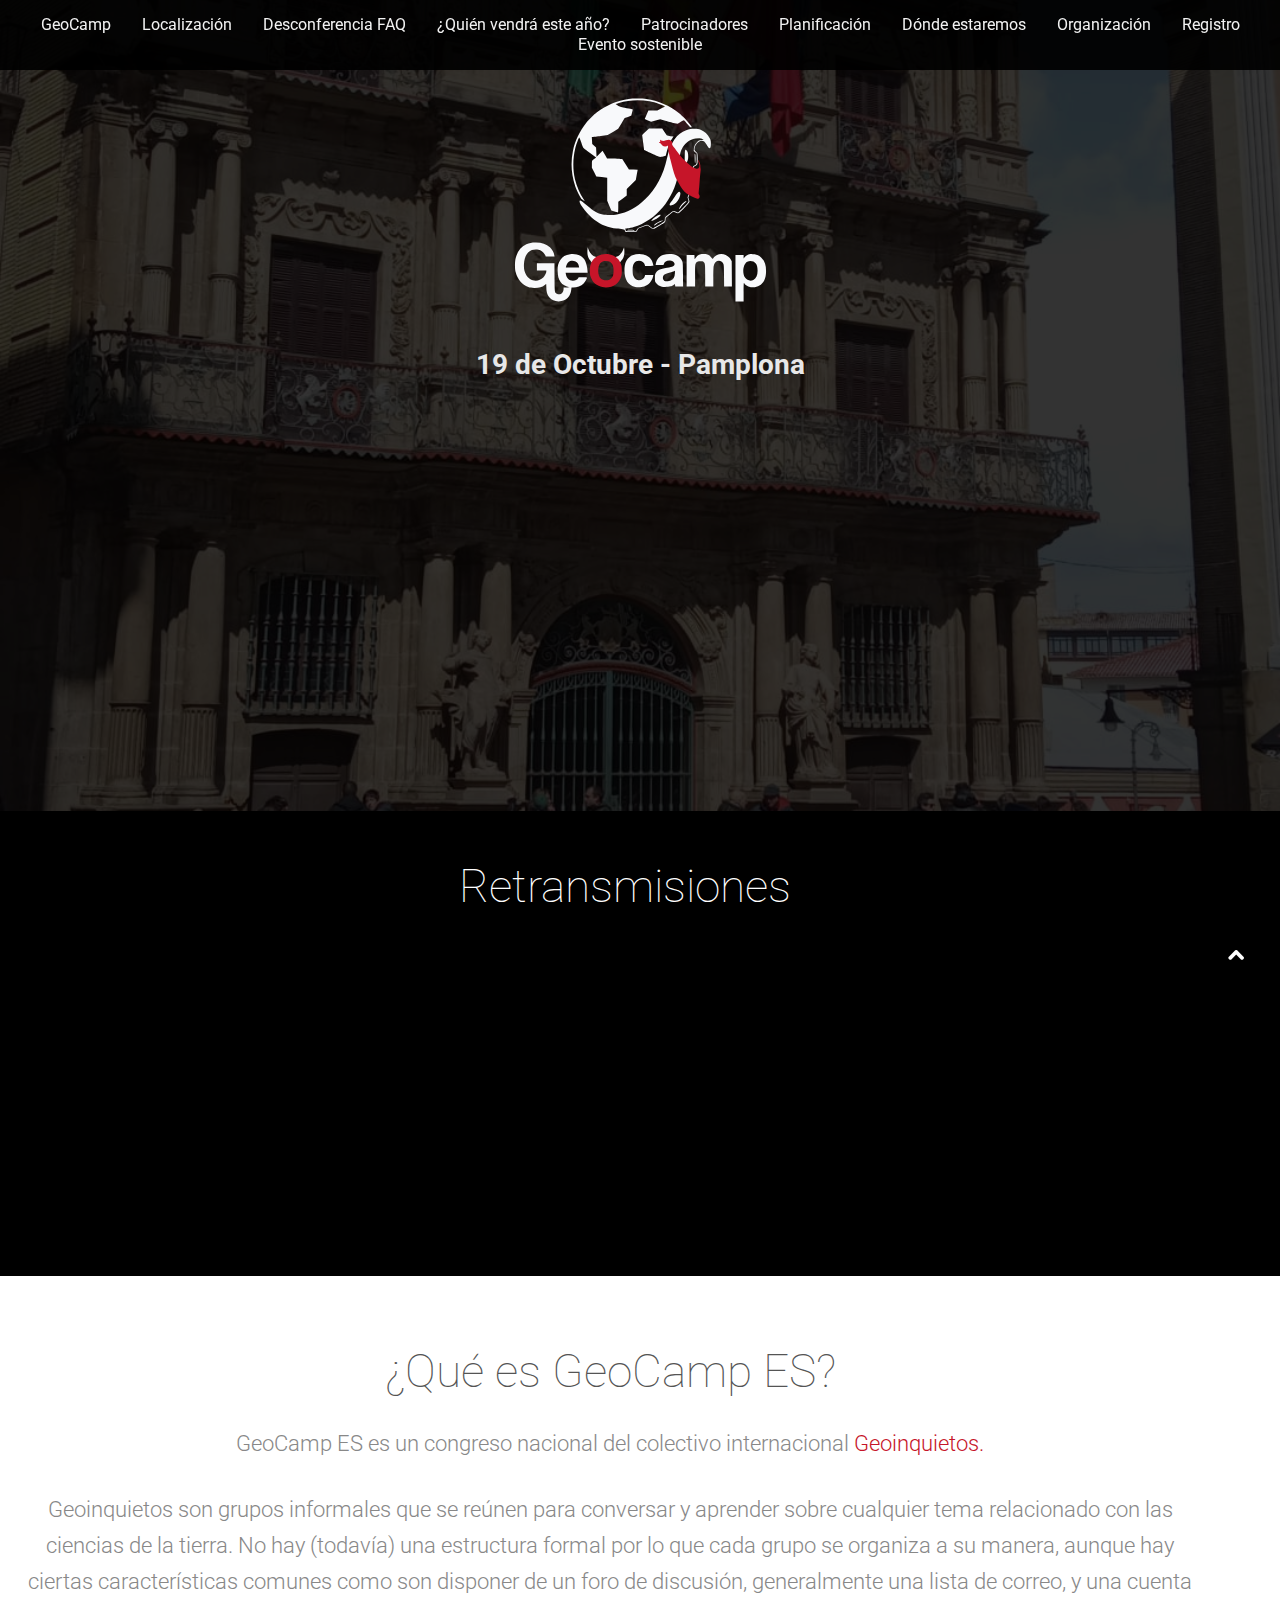
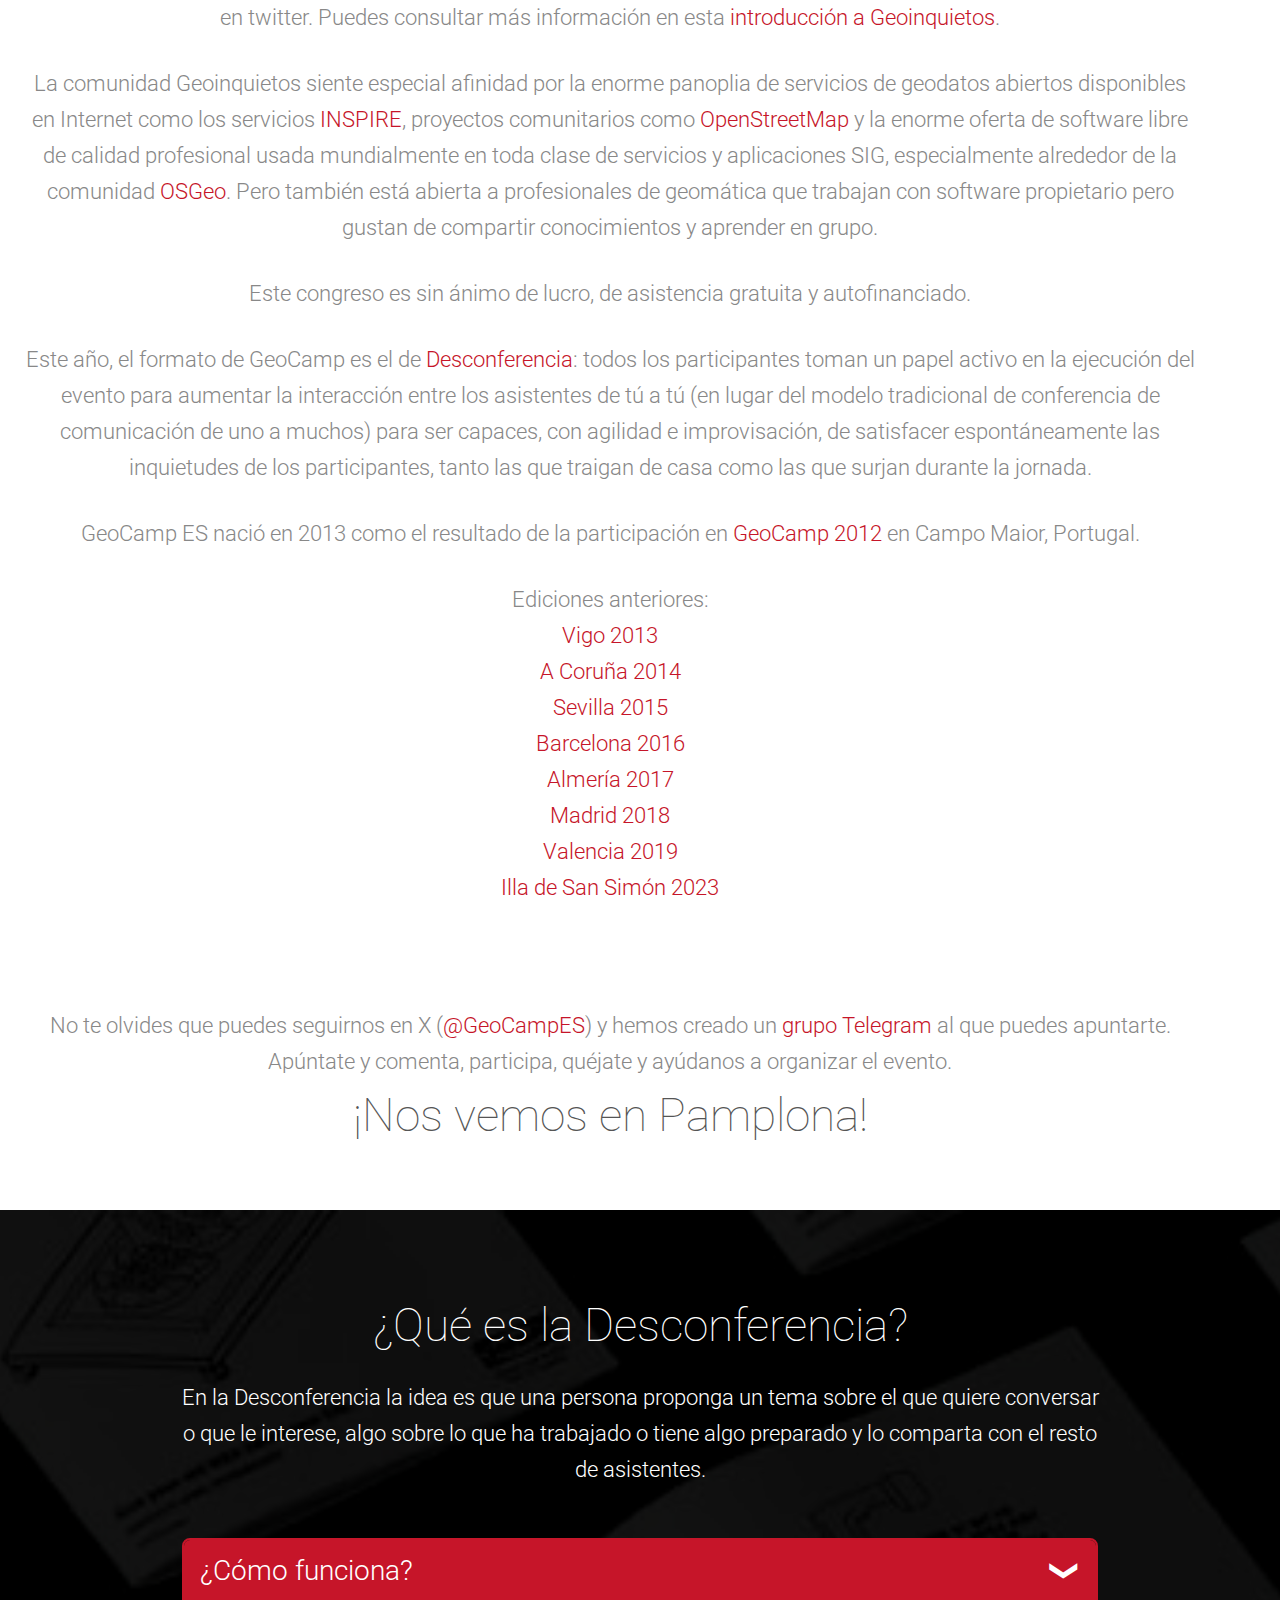
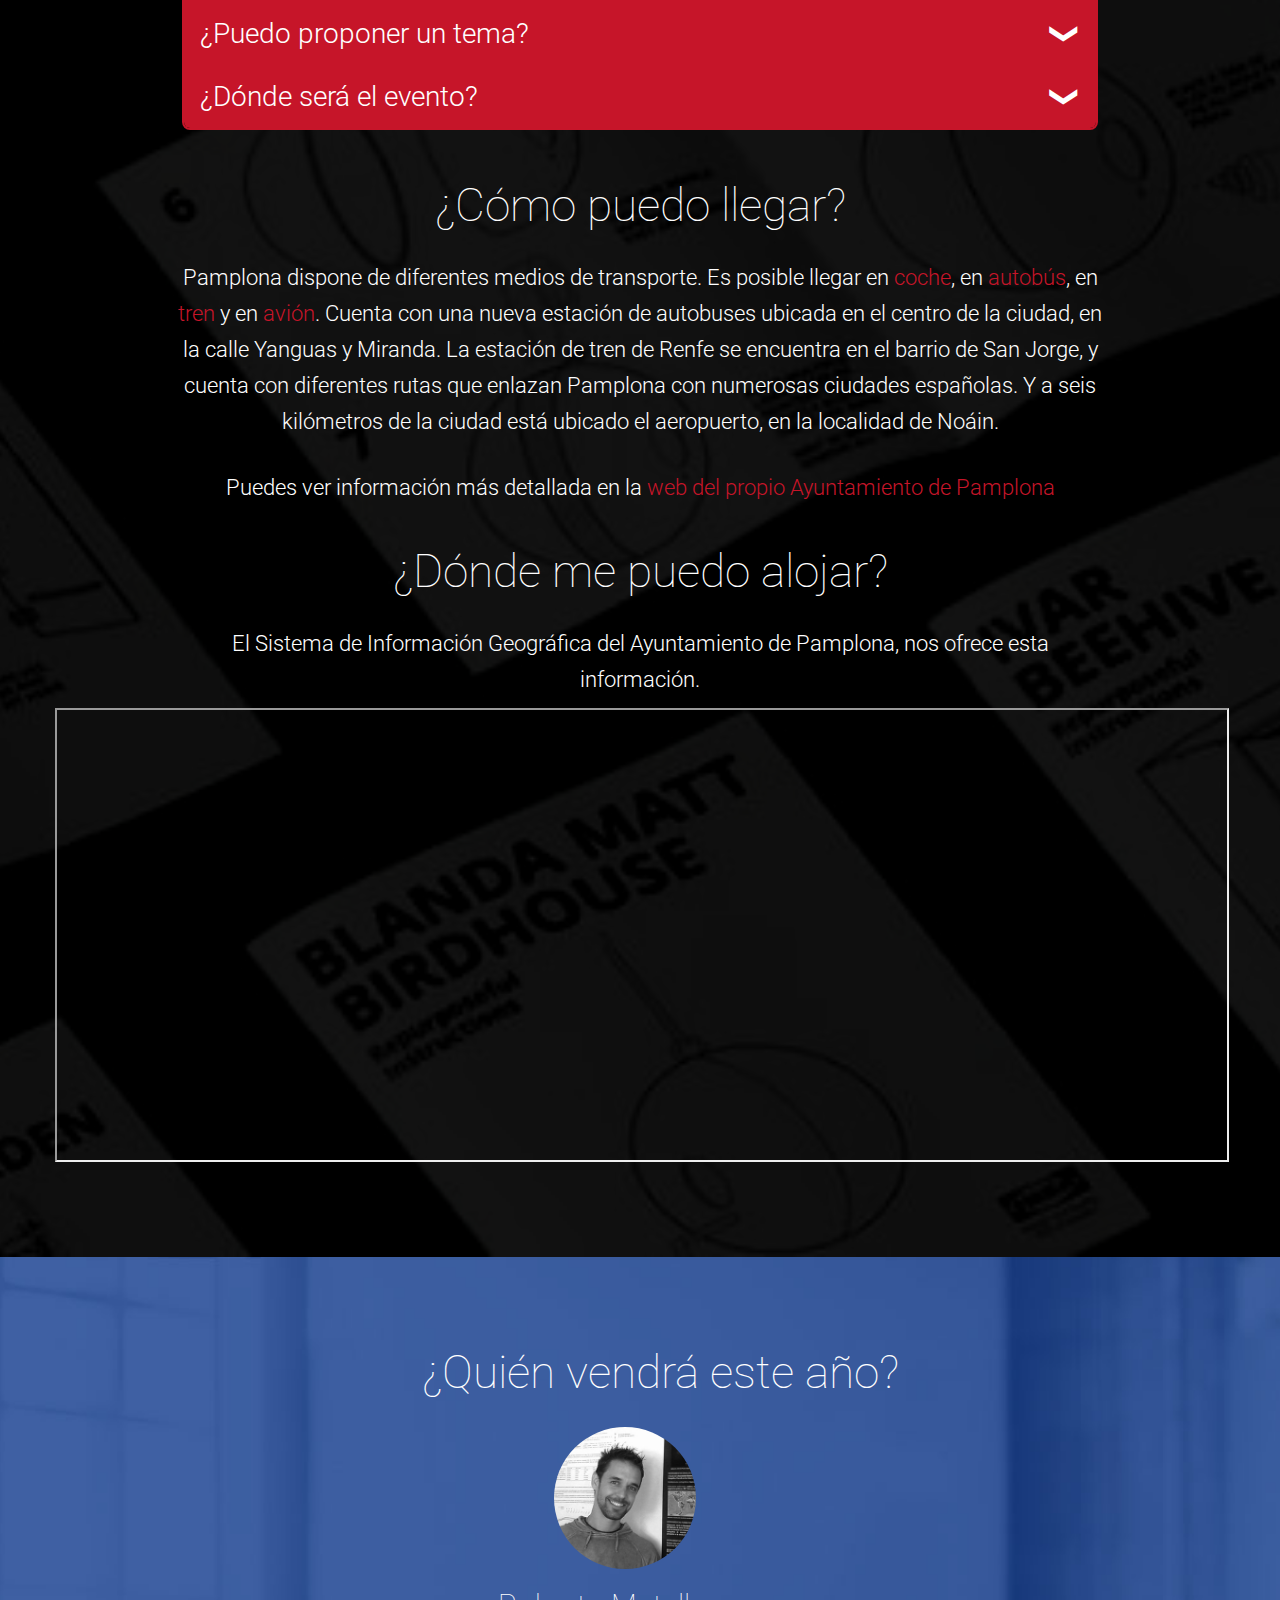
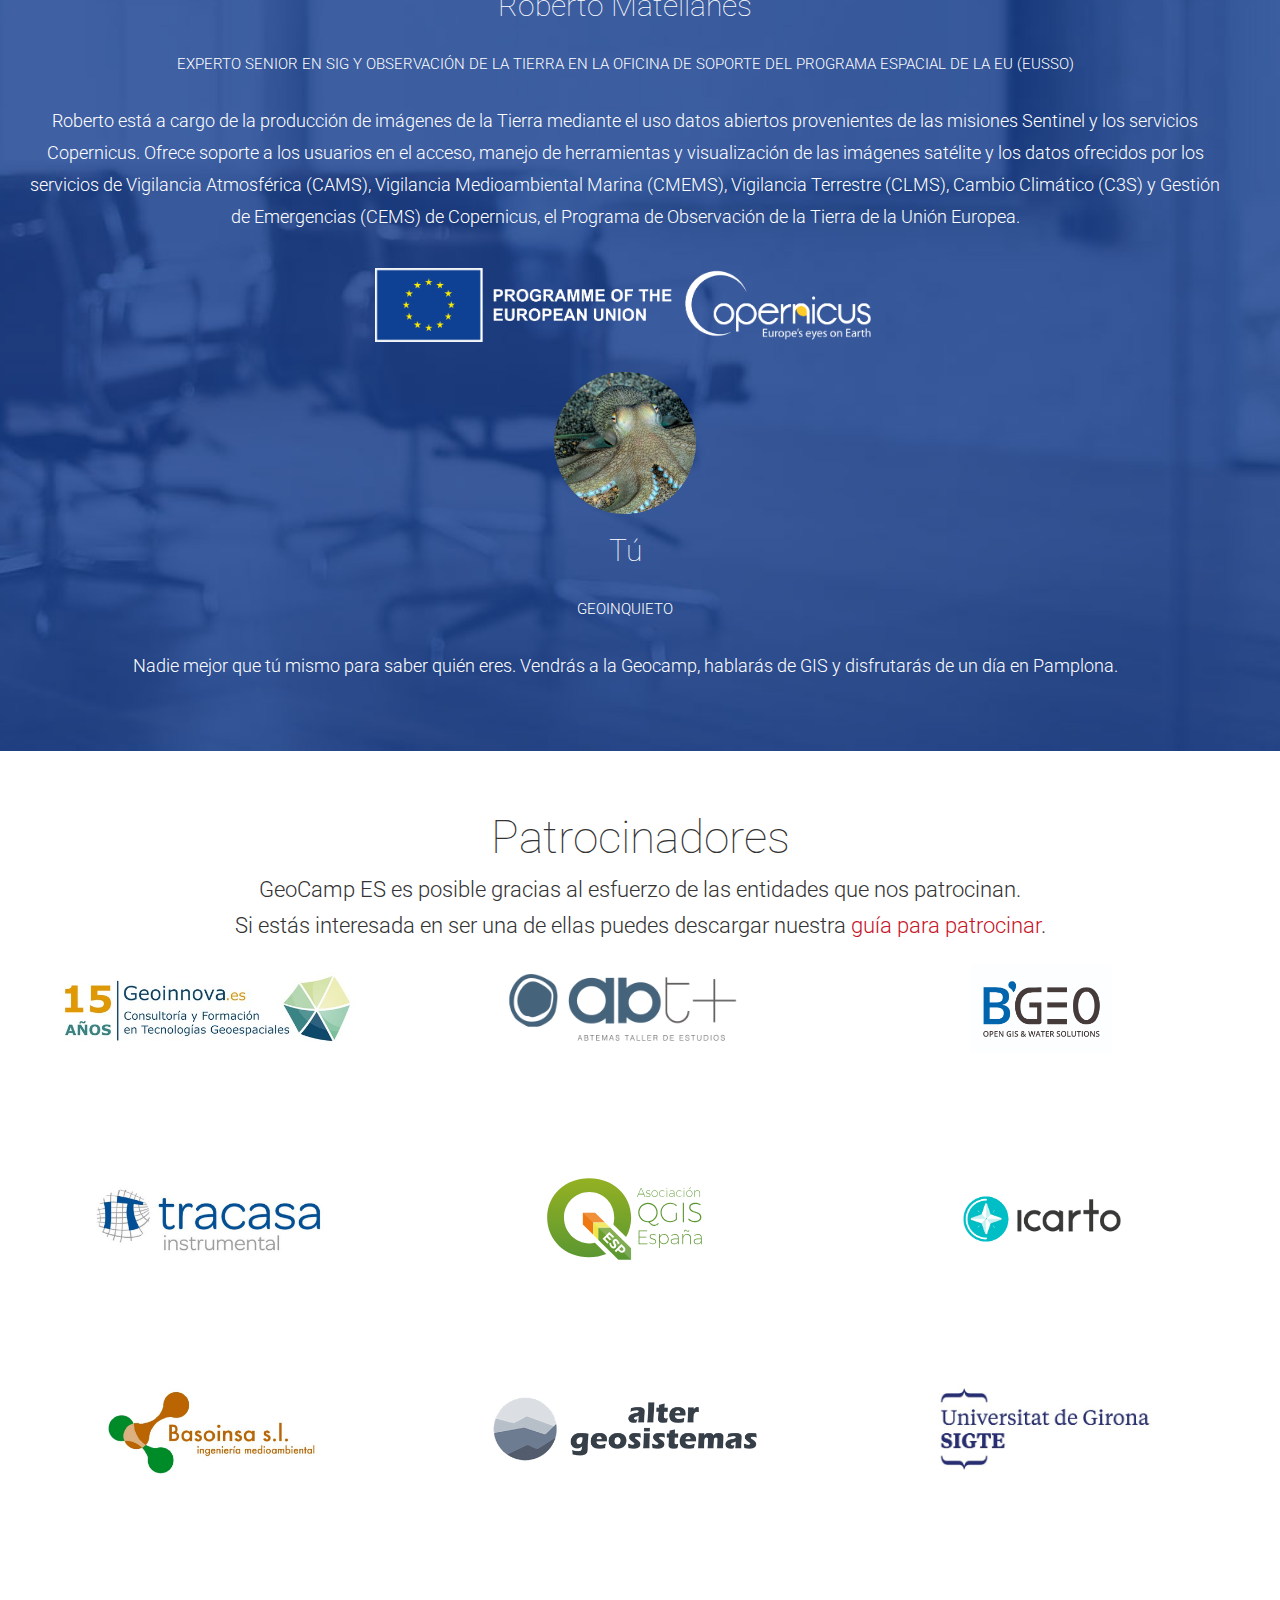
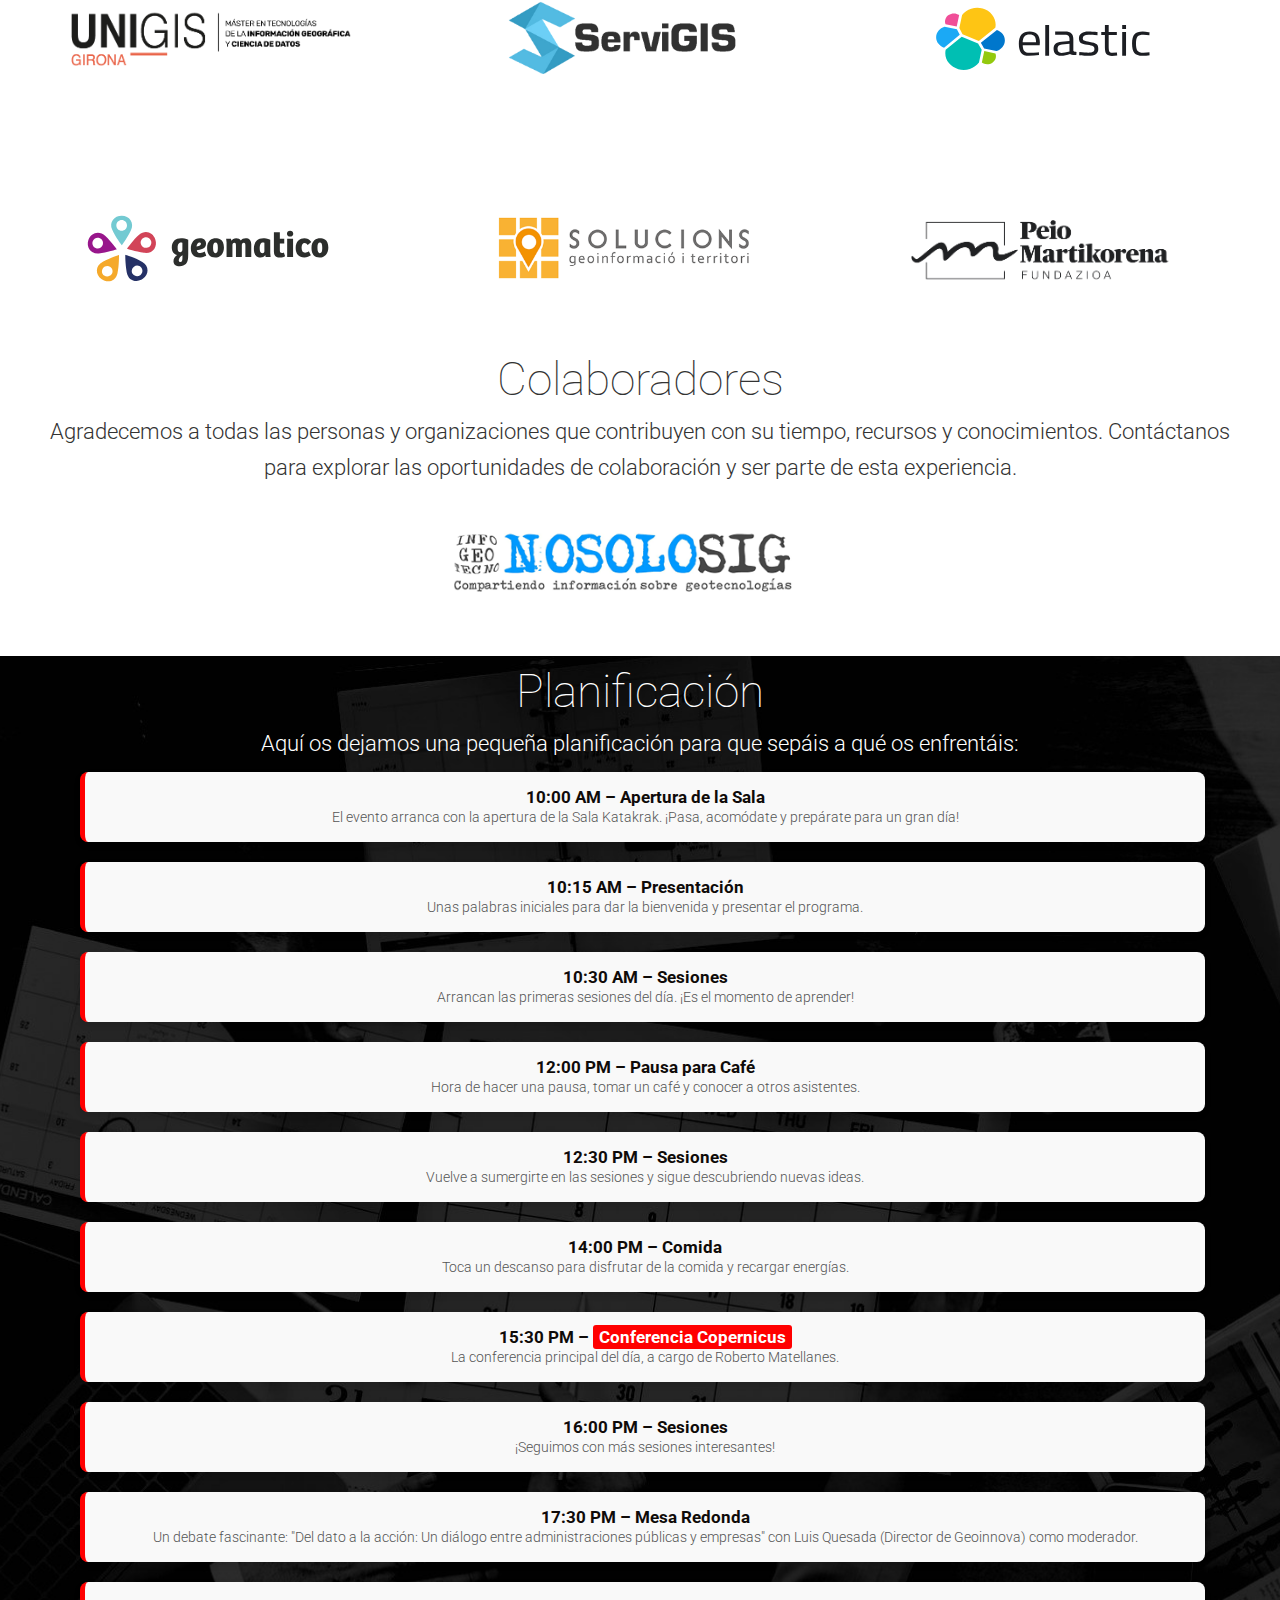
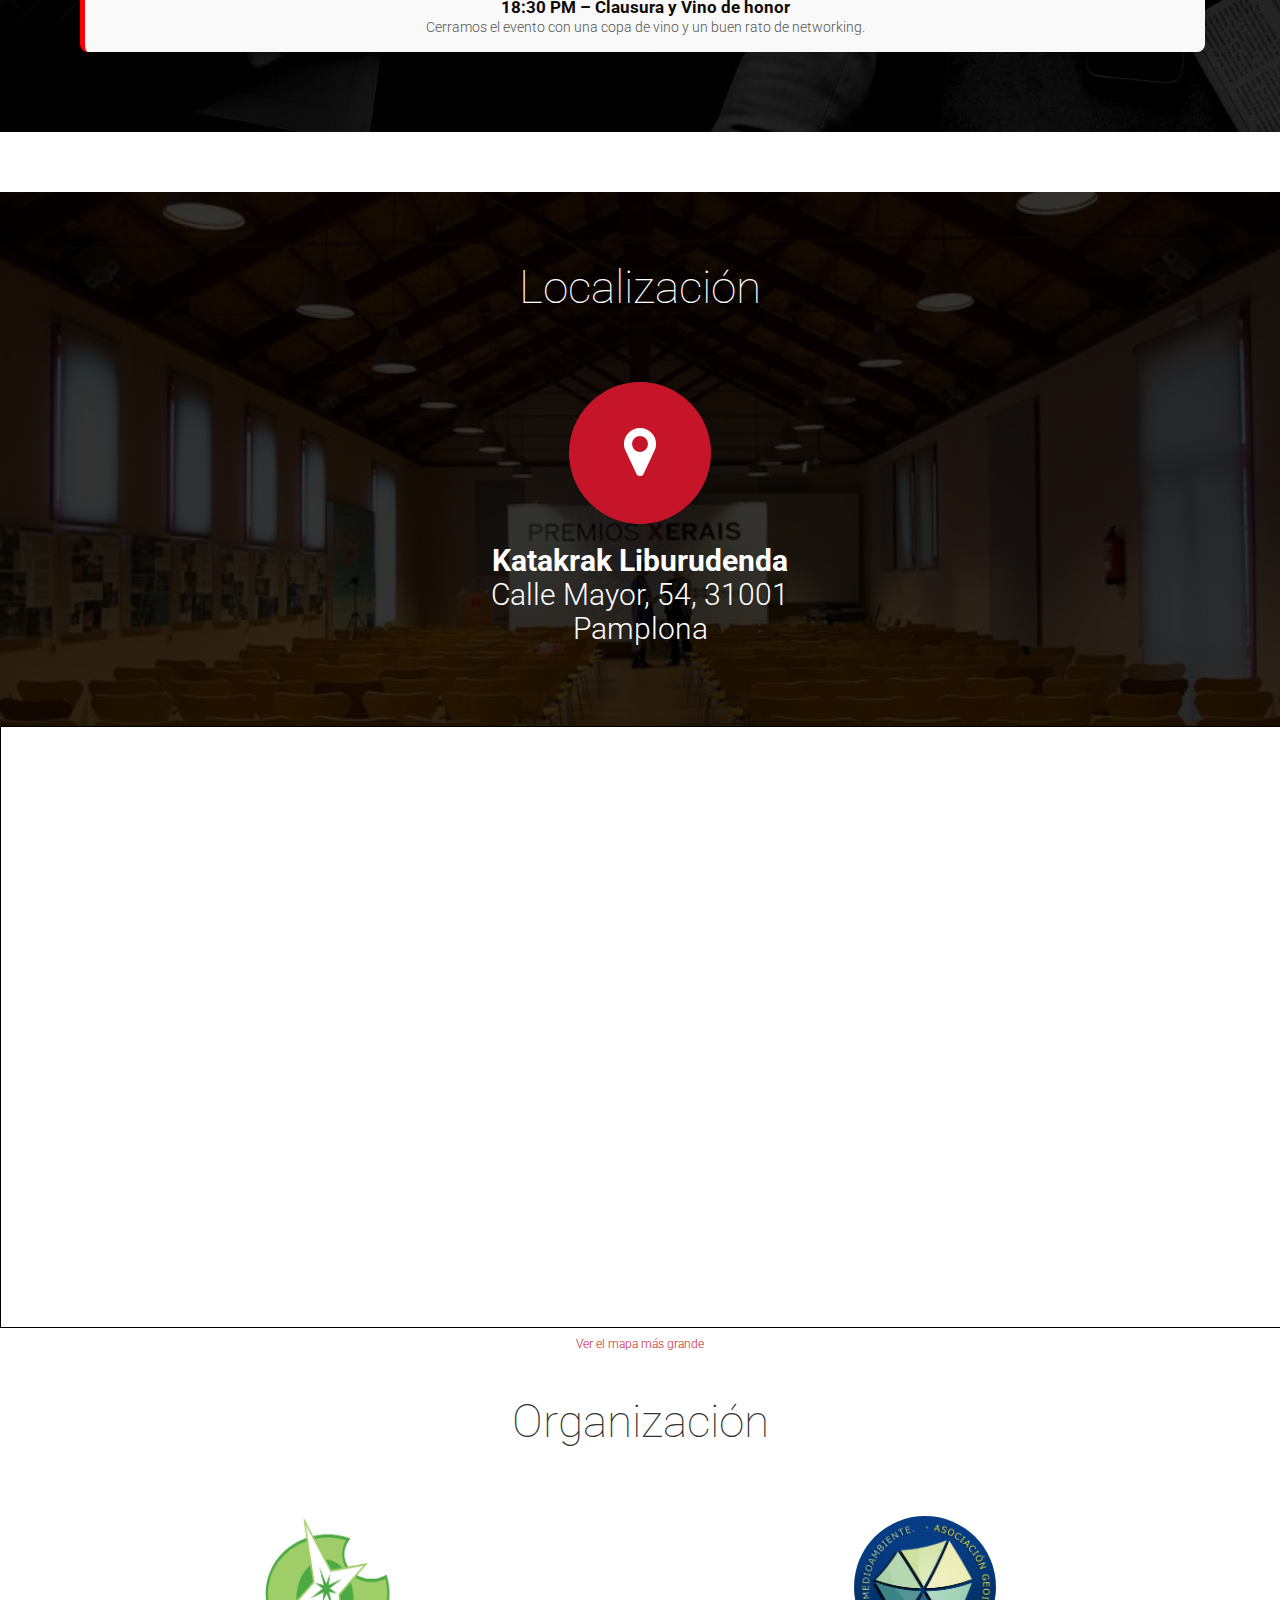
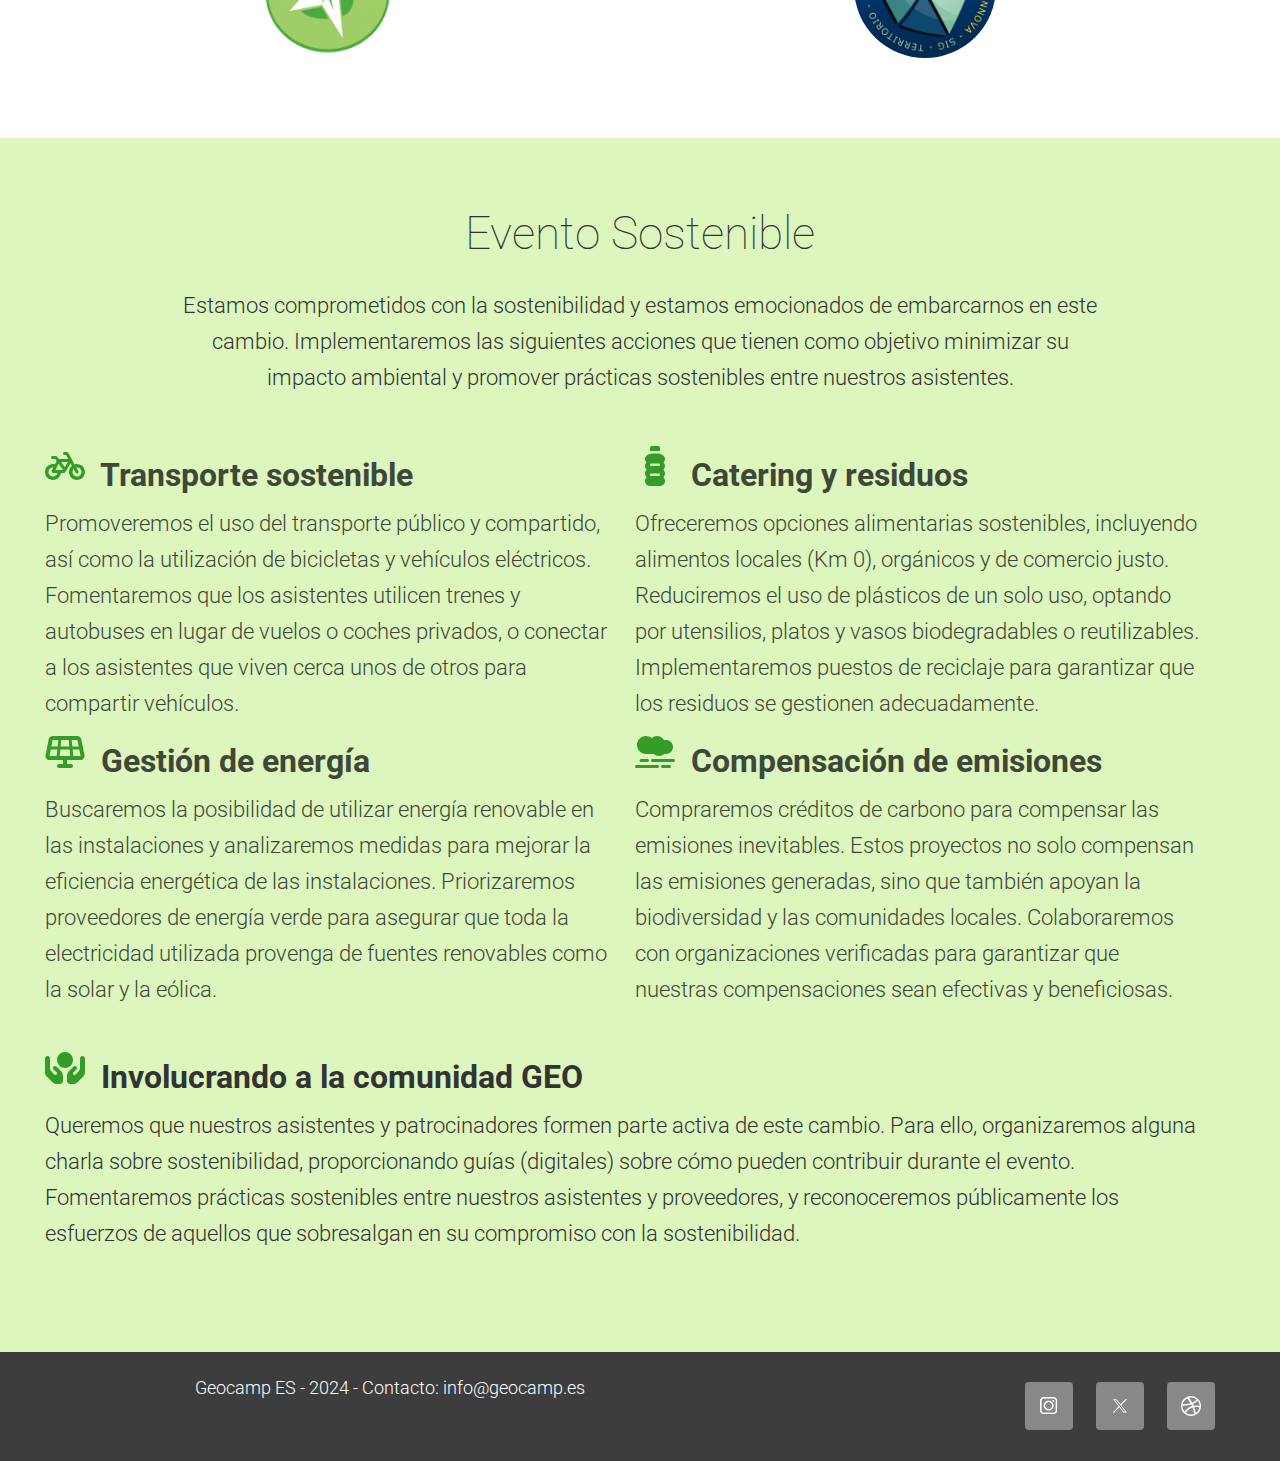
<file: index.html>
<!DOCTYPE html>
<html lang="es">

<head>
  <meta content="text/html; charset=utf-8" http-equiv="content-type">
  <title>GeoCamp ES - 19 de Octubre - Pamplona</title>
  <meta name="viewport" content="width=device-width, initial-scale=1.0">

  <meta charset="UTF-8">
  <meta name="viewport" content="width=device-width, initial-scale=1.0">
  <meta name="description"
    content="GeoCamp ES es un congreso nacional del colectivo internacional Geoinquietos. Participa en nuestro evento anual sobre geociencias, datos abiertos, y software libre.">

  <!-- Metaetiquetas de Open Graph para redes sociales -->
  <meta property="og:title" content="GeoCamp ES 2024 - Congreso Nacional de Geoinquietos">
  <meta property="og:description"
    content="GeoCamp ES es un congreso nacional del colectivo internacional Geoinquietos. Participa en nuestro evento anual sobre geociencias, datos abiertos, y software libre.">
  <!-- Reemplaza con la URL real de una imagen representativa del evento -->
  <meta property="og:image" content="https://2024.geocamp.es/assets/img/logo_geocamp.svg">
  <meta property="og:url" content="https://2024.geocamp.es/">
  <meta property="og:type" content="website">

  <!-- Metaetiquetas de Twitter -->
  <meta name="twitter:card" content="summary_large_image">
  <meta name="twitter:title" content="GeoCamp ES 2024 - Congreso Nacional de Geoinquietos">
  <meta name="twitter:description"
    content="GeoCamp ES es un congreso nacional del colectivo internacional Geoinquietos. Participa en nuestro evento anual sobre geociencias, datos abiertos, y software libre.">
  <!-- Reemplaza con la URL real de una imagen representativa del evento -->
  <meta name="twitter:image" content="https://2024.geocamp.es/assets/img/logo_geocamp.svg">

  <!-- Metaetiquetas adicionales -->
  <meta name="keywords"
    content="GeoCamp ES, Geoinquietos, congreso de geociencias, geodatos abiertos, OpenStreetMap, INSPIRE, OSGeo, software libre">
  <meta name="author" content="GeoCamp ES">
  <link rel="canonical" href="https://2024.geocamp.es/">



  <!-- CSS -->
  <link rel="stylesheet"
    href="http://fonts.googleapis.com/css?family=Roboto:400,300,100,100italic,300italic,400italic,700,700italic">
  <link rel="stylesheet" href="assets/bootstrap/css/bootstrap.min.css">
  <link rel="stylesheet" href="assets/font-awesome/css/font-awesome.min.css">
  <link rel="stylesheet" href="assets/css/form-elements.css">
  <link rel="stylesheet" href="assets/ultimate-flat-social-icons/ultm-css/ultm-general.css">
  <link rel="stylesheet" href="assets/ultimate-flat-social-icons/ultm-css/ultm-sizes.css">
  <link rel="stylesheet" href="assets/ultimate-flat-social-icons/ultm-css/ultm-shapes.css">
  <link rel="stylesheet" href="assets/ultimate-flat-social-icons/ultm-css/ultm-bg-colors.css">
  <link rel="stylesheet" href="assets/ultimate-flat-social-icons/ultm-css/ultm-bg-images-48.css">
  <link rel="stylesheet" href="assets/ultimate-flat-social-icons/ultm-css/ultm-effects.css">
  <link rel="stylesheet" href="assets/css/style.css">
  <link rel="stylesheet" href="assets/css/media-queries.css">
  <!-- HTML5 shim, for IE6-8 support of HTML5 elements -->
  <!--[if lt IE 9]>
    <script src="http://html5shim.googlecode.com/svn/trunk/html5.js"></script>    <![endif]-->
  <!-- Favicon and touch icons -->
  <link rel="shortcut icon" href="assets/ico/favicon.ico">
  <link rel="apple-touch-icon-precomposed" sizes="144x144" href="assets/ico/apple-touch-icon-144-precomposed.png">
  <link rel="apple-touch-icon-precomposed" sizes="114x114" href="assets/ico/apple-touch-icon-114-precomposed.png">
  <link rel="apple-touch-icon-precomposed" sizes="72x72" href="assets/ico/apple-touch-icon-72-precomposed.png">
  <link rel="apple-touch-icon-precomposed" href="assets/ico/apple-touch-icon-57-precomposed.png">

  <style>
    .botones-lista {
      display: flex;
      gap: 20px;
      justify-content: center;
    }

    @media screen and (max-width:480px) {
      .botones-lista {
        text-align: center;
        margin: 0 auto;
        justify-content: center;
        flex-direction: column;
      }
    }
  </style>
</head>

<body>
  <!-- Modales -->
  <!-- para registro -->
  <div id="modal-registro" class="modal">
    <div class="modal-contenido">
      <a class="btn_cerrar" href="#">X</a>
      <h4>Registro</h4>
      <p>Próximamente os facilitaremos el enlace de registro.</p>
    </div>
  </div>

  <!-- Menu -->
  <div class="topnav" id="topnav">
    <a href="#geoCamp">GeoCamp</a>
    <a href="#localizacion">Localización</a>
    <a href="#openspace">Desconferencia FAQ</a>
    <a href="#whoscomming">¿Quién vendrá este año?</a>
    <a href="#patrocinadores">Patrocinadores</a>
    <a href="#planning">Planificación</a>
    <a href="#mapa">Dónde estaremos</a>
    <a href="#organizacion">Organización</a>
    <a href="https://www.eventbrite.es/e/entradas-geocampes-2024-927056239167" rel="noreferrer noopener"
      target="_blank">Registro</a>
    <a href="#sostenible">Evento sostenible</a>
    <a href="#" class="icon bars">
      <i class="fa fa-bars"></i>
    </a>
  </div>



  <!-- boton scroll arriba -->
  <button class="scrollToTopBtn"><i class="fa fa-chevron-up"></i></button>

  <!-- Portada -->
  <div class="coming-soon">
    <div class="overlay"></div>
    <div class="inner-bg">
      <div class="container">
        <div class="row">
          <div class="span12">
            <div class="logo"> </div>
            <h3>19 de Octubre - Pamplona</h3>
            <iframe width="650" height="366"" src="https://www.youtube.com/embed/-E7H34iZKd8?si=LjlNZwGfmj23vWXp" title="Resumen" frameborder="0" allow="accelerometer; autoplay; clipboard-write; encrypted-media; gyroscope; picture-in-picture; web-share" referrerpolicy="strict-origin-when-cross-origin" allowfullscreen></iframe>

          </div>
        </div>
      </div>
    </div>
  </div>


  <!-- Sesiones de Charlas -->
  <div class="container" id="sesiones">
    <div class="container">
      <div class="row">
        <h3>Retransmisiones</h3>
        
        <div class="botones-lista">
          <iframe width="560" height="315" src="https://www.youtube.com/embed/q4Md0yyYeBo?si=AcDowkHTvb9cSSBY" title="Copernicus" frameborder="0" allow="accelerometer; autoplay; clipboard-write; encrypted-media; gyroscope; picture-in-picture; web-share" referrerpolicy="strict-origin-when-cross-origin" allowfullscreen></iframe>
          <iframe width="560" height="315" src="https://www.youtube.com/embed/XVTUZmyXZvE?si=1siUDbyTIqlpcsKa" title="Mesa redonda" frameborder="0" allow="accelerometer; autoplay; clipboard-write; encrypted-media; gyroscope; picture-in-picture; web-share" referrerpolicy="strict-origin-when-cross-origin" allowfullscreen></iframe>

        </div>

      </div>
    </div>
  </div>


  <!-- Qué es -->
  <div class="container" id="geoCamp">
    <div class="row">
      <div class="span12 subscribe">
        <h3>¿Qué es GeoCamp ES?</h3>
        <p>GeoCamp ES es un congreso nacional del colectivo internacional <a rel="noreferrer noopener" target="_blank"
            rel="noreferrer noopener" href="http://geoinquietos.org/">Geoinquietos.</a></p>
        <p>Geoinquietos son grupos informales que se reúnen para conversar y aprender sobre cualquier tema relacionado
          con las
          ciencias de la tierra. No hay (todavía) una estructura formal por lo que cada grupo se organiza a su manera,
          aunque
          hay ciertas características comunes como son disponer de un foro de discusión, generalmente una lista de
          correo,
          y una cuenta en twitter. Puedes consultar más información en esta <a rel="noreferrer noopener" target="_blank"
            rel="noreferrer noopener" href="https://geoinquietosmadrid.github.io/geoinquietos-y-osgeoes/#/">introducción
            a Geoinquietos</a>.</p>
        <p>La comunidad Geoinquietos siente especial afinidad por la enorme panoplia de servicios de geodatos abiertos
          disponibles
          en Internet como los servicios <a target="_blank" rel="noreferrer noopener"
            href="https://en.wikipedia.org/wiki/Infrastructure_for_Spatial_Information_in_the_European_Community">INSPIRE</a>,
          proyectos comunitarios como <a target="_blank" rel="noreferrer noopener"
            href="https://www.openstreetmap.org">OpenStreetMap</a> y la enorme oferta de software
          libre de calidad profesional usada mundialmente en toda clase de servicios y aplicaciones SIG, especialmente
          alrededor
          de la comunidad <a target="_blank" rel="noreferrer noopener" href="https://osgeo.org">OSGeo</a>. Pero también
          está abierta a profesionales de geomática que
          trabajan con software propietario pero gustan de compartir conocimientos y aprender en grupo.</a>
        <p>Este congreso es sin ánimo de lucro, de asistencia gratuita y autofinanciado.</p>
        <p>Este año, el formato de GeoCamp es el de <a target="_blank" rel="noreferrer noopener"
            href="https://es.wikipedia.org/wiki/Desconferencia">Desconferencia</a>: todos
          los participantes toman un papel activo en la ejecución del evento para aumentar la interacción entre los
          asistentes
          de tú a tú (en lugar del modelo tradicional de conferencia de comunicación de uno a muchos) para ser capaces,
          con agilidad e improvisación, de satisfacer espontáneamente las inquietudes de los participantes, tanto las
          que
          traigan de casa como las que surjan durante la jornada.</p>
        <p> GeoCamp ES nació en 2013 como el resultado de la participación en <a title="GeoCamp 2012 - Campo Maior"
            target="_blank" rel="noreferrer noopener" href="https://www.flickr.com/photos/geocamp/"
            target="_blank">GeoCamp 2012</a> en Campo Maior, Portugal. </p>
        <p> Ediciones anteriores: <br />
          <a title="GeoCampES 2013 - Vigo" rel="noreferrer noopener" href="http://2013.geocamp.es" target="_blank">Vigo
            2013</a><br />
          <a title="GeoCampES 2014 - A Coruña" rel="noreferrer noopener" href="http://2014.geocamp.es" target="_blank">A
            Coruña 2014</a><br />
          <a title="GeoCampES 2015 - Sevilla" rel="noreferrer noopener" href="http://2015.geocamp.es"
            target="_blank">Sevilla 2015</a><br />
          <a title="GeoCampES 2016 - Barcelona" rel="noreferrer noopener" href="http://2016.geocamp.es"
            target="_blank">Barcelona 2016</a><br />
          <a title="GeoCampES 2017 - Almería" rel="noreferrer noopener" href="http://2017.geocamp.es"
            target="_blank">Almería 2017</a><br />
          <a title="GeoCampES 2018 - Madrid" rel="noreferrer noopener" href="http://2018.geocamp.es"
            target="_blank">Madrid 2018</a><br />
          <a title="GeoCampES 2019 - Valencia" rel="noreferrer noopener" href="http://2019.geocamp.es"
            target="_blank">Valencia 2019</a><br />
          <a title="GeoCampES 2023 - Vigo" rel="noreferrer noopener" href="http://2023.geocamp.es" target="_blank">Illa
            de San Simón 2023</a><br />
          </a><br />
          </a><br />


        </p>
        <p> No te olvides que puedes seguirnos en X (<a title="GeoCamp ES en Twitter" target="_blank"
            rel="noreferrer noopener" href="http://twitter.com/GeoCampES" target="_blank">@GeoCampES</a>) y hemos creado
          un <a target="_blank" rel="noreferrer noopener" href="https://t.me/joinchat/AGMxEkb2muPxA0_ynqReCQ">grupo
            Telegram</a> al que puedes apuntarte.
          Apúntate y comenta, participa, quéjate y ayúdanos a organizar el evento. </p>
        <h3>¡Nos vemos en Pamplona!</h3>
      </div>
    </div>
  </div>


  <!-- Instrucciones desconferencia -->
  <div class="camiseta-container">
    <div class="overlay"></div>
    <div class="container">
      <div class="row">


        <div class="span12 whos-behind faq" id="openspace">
          <p>
          <h3>
            ¿Qué es la Desconferencia?
          </h3>
          <p>
            En la Desconferencia la idea es que una persona proponga un tema sobre el que quiere conversar o que le
            interese, algo sobre lo que ha trabajado
            o tiene algo preparado y lo comparta con el resto de asistentes.
          </p>

          <section class="accordion">
            <div class="tab">
              <input type="checkbox" name="accordion-1" id="cb1"> <!-- checked -->
              <label for="cb1" class="tab__label">¿Cómo funciona?</label>
              <div class="tab__content">
                <p>Los interesados en el tema se reunirán en la sala habilitada y uno o varios de los que hayan
                  propuesto el tema serán los moderadores de la sesión. La idea es que fluya la conversación y los
                  asistentes vayan navegando por el tema hacia los puntos que más interés generen.</p>
              </div>
            </div>
            <!-- ¿Puedo proponer un tema?  -->
            <div class="tab">
              <input type="checkbox" name="accordion-1" id="cb2">
              <label for="cb2" class="tab__label">¿Puedo proponer un tema? </label>
              <div class="tab__content">
                <p>Si, por supuesto. No solo puedes, sino que debes proponer un tema. Usa el siguiente formulario y si
                  hay más temas que espacios el día del evento, una vez allí votaremos para ver cuales son los más
                  interesantes.</p>
                <p class="propon-tema-container">
                  <span class="propon-tema">
                    <a href="https://forms.gle/yrDHvt2HguXN3gK69" target="_blank">
                      ¡¡Propón aquí tú tema!!
                    </a>
                  </span>
                </p>
              </div>
            </div>

            <!-- ¿Dónde será el evento? -->
            <div class="tab">
              <input type="checkbox" name="accordion-1" id="cb3">
              <label for="cb3" class="tab__label">¿Dónde será el evento? </label>
              <div class="tab__content">
                <p>Este año, estamos encantados de anunciar que la GeoCampES se celebrará en la hermosa ciudad de
                  <strong>Pamplona en la Sala Katakrak Liburuak</strong>, situada en C. Mayor, 54, 31001 Pamplona,
                  Navarra. Con su rica historia y su vibrante comunidad, Pamplona ofrece el escenario perfecto para
                  nuestro evento.
                </p>

                <div style="text-align: center;">
                  <iframe width="96%" height="350"
                    src="https://www.openstreetmap.org/export/embed.html?bbox=-1.6494351625442507%2C42.81679285844509%2C-1.6469246149063113%2C42.81810909032474&amp;layer=mapnik&amp;marker=42.817450977887056%2C-1.6481798887252808"
                    style="border: 1px solid black"></iframe><br /><small><a
                      href="https://www.openstreetmap.org/?mlat=42.81745&amp;mlon=-1.64818#map=19/42.81745/-1.64818">Ver
                      el mapa más grande</a></small>
                </div>

                <p>Estamos entusiasmados por explorar todo lo que Pamplona tiene para ofrecer a los amantes de la
                  geografía y la cartografía. Estamos seguros de que esta nueva ubicación nos brindará oportunidades
                  únicas para aprender, colaborar y disfrutar juntos.</p>

                <p>Para hacer posible esta emocionante aventura, necesitaremos el apoyo de todos nuestros seguidores y
                  patrocinadores. Juntos, podemos garantizar el éxito de la GeoCampES en Pamplona. ¡Únete a nosotros y
                  ayúdanos a hacer de este evento una experiencia inolvidable!</p>
              </div>

            </div>





          </section>
          <!-- ¿Cómo puedo llegar? -->

          <h3>¿Cómo puedo llegar?</h3>
          <p>
            Pamplona dispone de diferentes medios de transporte. Es posible llegar en <a target="_blank"
              rel="noreferrer noopener nofollow"
              href="https://www.pamplona.es/turismo/como-llegar-y-como-moverte-en-la-ciudad/en-coche">coche</a>, en <a
              target="_blank" rel="noreferrer noopener nofollow"
              href="https://www.pamplona.es/turismo/como-llegar-y-como-moverte-en-la-ciudad/en-autobus">autobús</a>, en
            <a target="_blank" rel="noreferrer noopener nofollow"
              href="https://www.pamplona.es/turismo/como-llegar-y-como-moverte-en-la-ciudad/en-tren">tren</a> y en <a
              target="_blank" rel="noreferrer noopener nofollow"
              href="https://www.pamplona.es/turismo/como-llegar-y-como-moverte-en-la-ciudad/en-avion">avión</a>. Cuenta
            con una nueva estación de autobuses ubicada en el centro de la ciudad, en la calle Yanguas y Miranda. La
            estación de tren de Renfe se encuentra en el barrio de San Jorge, y cuenta con diferentes rutas que enlazan
            Pamplona con numerosas ciudades españolas. Y a seis kilómetros de la ciudad está ubicado el aeropuerto, en
            la localidad de Noáin.
          </p>
          <p>Puedes ver información más detallada en la <a target="_blank" rel="noreferrer noopener nofollow"
              href="https://www.pamplona.es/turismo/como-llegar-y-como-moverte-en-la-ciudad">web del propio Ayuntamiento
              de Pamplona</a></p>

          <br />
          <!-- ¿Dónde me puedo alojar? -->
          <h3>¿Dónde me puedo alojar?</h3>
          <p>
            El Sistema de Información Geográfica del Ayuntamiento de Pamplona, nos ofrece esta información.
          </p>
          <iframe style="width:100%;height:450px;"
            src="https://sig.pamplona.es/#[base64]"></iframe>

        </div>





      </div>
    </div>
  </div>


  <!-- whos behind -->
  <div class="whos-behind-container" style="position: relative; z-index: 0; background: none;">
    <div class="container">
      <div class="row">
        <div class="span12 whos-comming" id="whoscomming">
          <h3>¿Quién vendrá este año?</h3>
        </div>
        <div class="whos-behind-box-1">
          <div class="whos-behind-photo">
            <img src="./assets/img/quien/RobertoMatellanes.jpg" alt="Roberto Matellanes">
            <div class="whos-behind-social">
              <a href="https://twitter.com/Srobinger"><i class="fa fa-twitter"></i></a>
              <a href="https://www.linkedin.com/in/roberto-matellanes-ferreras/"><i class="fa fa-linkedin"></i></a>
              <a href="#"><i class="fa fa-envelope"></i></a>
            </div>
          </div>
          <h4>Roberto Matellanes</h4>
          <h5>Experto Senior en SIG y Observación de la Tierra en la Oficina de Soporte del Programa Espacial de la EU
            (EUSSO)</h5>
          <div class="gb-block-layout-column-inner jma-single-perfil-columna-derecha">
            <p>Roberto está a cargo de la producción de imágenes de la Tierra mediante el uso datos abiertos
              provenientes de las misiones Sentinel y los servicios Copernicus. Ofrece soporte a los usuarios en el
              acceso, manejo de herramientas y visualización de las imágenes satélite y los datos ofrecidos por los
              servicios de Vigilancia Atmosférica (CAMS), Vigilancia Medioambiental Marina (CMEMS), Vigilancia Terrestre
              (CLMS), Cambio Climático (C3S) y Gestión de Emergencias (CEMS) de Copernicus, el Programa de Observación
              de la Tierra de la Unión Europea.</p>

          </div>
          <img class="whos-behind-logo" src="assets/img/NewCopernicusLogoWhite.png" alt="">
        </div>
        <div class="whos-behind-box-1">
          <div class="whos-behind-photo">
            <img src="assets/img/Octopuses-review.jpg" alt="">
            <div class="whos-behind-social">
            </div>
          </div>
          <h4>Tú</h4>
          <h5>Geoinquieto</h5>
          <p>
            Nadie mejor que tú mismo para saber quién eres. Vendrás a la Geocamp, hablarás de GIS y disfrutarás de un
            día en Pamplona.
          </p>
        </div>
      </div>
    </div>
  </div>

  <!-- Patrocinadores -->
  <div class="patrocinadores-container">

    <h3 id="patrocinadores">Patrocinadores</h3>
    <p> GeoCamp ES es posible gracias al esfuerzo de las entidades que nos patrocinan.
      <br> Si estás interesada en ser una de ellas puedes
      descargar nuestra <a href="assets/documents/GuiaPatrocinioGeoCampES_2024.pdf" target="_blank">guía para
        patrocinar</a>.
    </p>

    <div class="row">


      <div class="patrocinadores">
        <!-- <a href="http://psig.es/" target="_blank"><img src="assets/img/patrocinadores/logo_PSIG.svg"></a>
        <a href="https://solucionsgeografiques.info/es/" target="_blank"><img src="assets/img/patrocinadores/solucions_geographiques.png"></a>  -->
        <a href="https://geoinnova.org/" target="_blank"><img src="assets/img/patrocinadores/geoinnova.jpg"></a>
        <a href="https://abtemas.es/que-hacemos/" target="_blank"><img
            src="assets/img/patrocinadores/logo-abtemas.png"></a>
        <a href="https://www.bgeo.es/es/" target="_blank"><img src="assets/img/patrocinadores/logo-bgeo.jpg"></a>
        <a href="https://itracasa.es/" target="_blank"><img src="assets/img/patrocinadores/ittracasa.png"></a>
        <!-- <a href="https://tracasa.es/" target="_blank"><img src="assets/img/patrocinadores/tracasa-global.jpg"></a> -->

        <a href="https://qgis.es" target="_blank"><img src="assets/img/patrocinadores/qgis_es.svg"></a>
        <a href="http://icarto.es/" target="_blank"><img src="assets/img/patrocinadores/icarto.png"></a>

        <a href="https://basoinsa.com/" target="_blank"><img src="assets/img/patrocinadores/basoinsa.png"></a>



        <a href="https://www.altergeosistemas.com/" target="_blank"><img
            src="assets/img/patrocinadores/altergeo.png"></a>
        <a href="https://www.fundacioudg.org/ca/p/presentacio.html" target="_blank"><img
            src="assets/img/patrocinadores/unigis_girona.png"></a>
        <a href="https://www.udg.edu/es/sigte/unigis-girona" target="_blank"><img
            src="assets/img/patrocinadores/logo-Unigis.png"></a>

        <a href="http://servigis.com/" target="_blank"><img src="assets/img/patrocinadores/Servigis.png"></a>

        <a href="https://www.elastic.co" target="_blank"><img src="assets/img/patrocinadores/elastic-logo.svg"></a>
        <a href="http://www.geomatico.es/" target="_blank"><img src="assets/img/patrocinadores/geomatico.svg"></a>

        <a href="https://solucionsgeografiques.info/" target="_blank"><img
            src="assets/img/patrocinadores/solucions.png"></a>
        <a href="https://peiomartikorena.com/" target="_blank"><img src="assets/img/patrocinadores/fpm.png"></a>



        <!-- 
        <a href="https://www.conterra.es" target="_blank"><img src="assets/img/patrocinadores/conterra.png"></a>
        <a href="https://osgeo.org" target="_blank"><img src="assets/img/patrocinadores/osgeo-logo-rgb.png"></a>
        <a href="https://www.gestionforestal.es/" target="_blank"><img src="assets/img/patrocinadores/logo-asefor.png"></a>
        
        <a href="https://mancomun.gal" target="_blank"><img src="assets/img/patrocinadores/logo-xunta.png"></a> -->
      </div>

    </div>
  </div>

  <div class="colaboradores-container">

    <h3 id="colaboradores">Colaboradores</h3>
    <p>
      Agradecemos a todas las personas y organizaciones que contribuyen con su tiempo, recursos y conocimientos.
      Contáctanos para explorar las oportunidades de colaboración y ser parte de esta experiencia.
    </p>
    <div class="row">


      <div class="colaboradores">

        <a href="https://www.nosolosig.com/" target="_blank"><img src="assets/img/patrocinadores/nosoloSIG.png"></a>

      </div>

    </div>
  </div>

  <!-- Planificación -->
  <div class="planning-container" id="planning">
    <div class="container">
      <h3>Planificación</h3>
      <p>Aquí os dejamos una pequeña planificación para que sepáis a qué os enfrentáis:</p>

      <ul class="schedule">
        <li>
          <div class="time">10:00 AM – Apertura de la Sala</div>
          <div class="description">El evento arranca con la apertura de la Sala Katakrak. ¡Pasa, acomódate y prepárate
            para un gran día!</div>
        </li>
        <li>
          <div class="time">10:15 AM – Presentación</div>
          <div class="description">Unas palabras iniciales para dar la bienvenida y presentar el programa.</div>
        </li>
        <li>
          <div class="time">10:30 AM – Sesiones</div>
          <div class="description">Arrancan las primeras sesiones del día. ¡Es el momento de aprender!</div>
        </li>
        <li>
          <div class="time">12:00 PM – Pausa para Café</div>
          <div class="description">Hora de hacer una pausa, tomar un café y conocer a otros asistentes.</div>
        </li>
        <li>
          <div class="time">12:30 PM – Sesiones</div>
          <div class="description">Vuelve a sumergirte en las sesiones y sigue descubriendo nuevas ideas.</div>
        </li>
        <li>
          <div class="time">14:00 PM – Comida</div>
          <div class="description">Toca un descanso para disfrutar de la comida y recargar energías.</div>
        </li>
        <li>
          <div class="time">15:30 PM – <span class="highlight">Conferencia Copernicus</span></div>
          <div class="description">La conferencia principal del día, a cargo de Roberto Matellanes.</div>
        </li>
        <li>
          <div class="time">16:00 PM – Sesiones</div>
          <div class="description">¡Seguimos con más sesiones interesantes!</div>
        </li>
        <li>
          <div class="time">17:30 PM – Mesa Redonda</div>
          <div class="description">Un debate fascinante: "Del dato a la acción: Un diálogo entre administraciones
            públicas y empresas" con Luis Quesada (Director de Geoinnova) como moderador.</div>
        </li>
        <li>
          <div class="time">18:30 PM – Clausura y Vino de honor</div>
          <div class="description">Cerramos el evento con una copa de vino y un buen rato de networking.</div>
        </li>
      </ul>



    </div>
  </div>

  <!-- Planificación -->
  <!-- <div class="planning-container" id="planning">
    <div class="container">
      <div class="row">
        <div class="span12 planning">
          <h3>Planificación</h3>
          <p>Aquí os dejamos una pequeña planificación para que sepáis a qué os enfrentáis:</p>
    
     <img src="./assets/img/planificacion.png">

        </div>
      </div>

    </div>
  </div> -->




  <!-- Localización -->
  <div class="about-container" id="localizacion">
    <div class="overlay"></div>
    <div class="container">
      <div class="row">
        <div class="span12 about">
          <h3>Localización</h3>
          <p> </p>
        </div>
      </div>
      <div class="row">
        <div class="offset4 span4 about-box-1">
          <a href="https://osm.org/go/b~j2G7tzK?m=" style="color:white;" rel="noreferrer noopener" target="_blank">
            <div class="about-box-1-icon">
              <i class="fa fa-map-marker"></i>
            </div>
            <h4><strong>Katakrak Liburudenda</strong> <br> Calle Mayor, 54, 31001 Pamplona</h4>
          </a>
        </div>
      </div>
    </div>
  </div>
  <!-- Mapa -->
  <div class="mapa-container" id="mapa">
    <div class="row-fluid">
      <div class="span12 contact-address map" style="margin-top: 0px;">
        <iframe width="100%" height="350"
          src="https://www.openstreetmap.org/export/embed.html?bbox=-1.6492%2C42.8170%2C-1.6472%2C42.8180&amp;layer=mapnik&amp;marker=42.817455893833134%2C-1.648174524307251"
          style="border: 1px solid black"></iframe><br /><small><a
            href="https://www.openstreetmap.org/?mlat=42.81746&amp;mlon=-1.64817#map=19/42.81745/-1.64817">Ver el mapa
            más grande</a></small>

      </div>
    </div>
  </div>




  <!-- Organización -->
  <div class="organizadores-container ">
    <div class="container">
      <div class="row">
        <div class="span12 whos-behind organizadores" id="organizacion">
          <h3>Organización</h3>
          <p> </p>
        </div>
      </div>
      <div class="row">
        <div class="whos-behind-box-1">
          <div class="whos-behind-photo">
            <a target="_blank" rel="noreferrer noopener" href="https://twitter.com/osgeoes"><img
                src="assets/img/organizacion/logo-osgeoes.png" title="OSGeo-ES" alt="OSGeo-ES"></a>

          </div>
          <div class="whos-behind-photo">
            <a target="_blank" rel="noreferrer noopener" href="https://geoinnova.org/"><img
                src="assets/img/organizacion/logo-asociacion-geoinnova.jpg" title="Asociación Geoinnova"
                alt="Asociación Geoinnova"></a>
          </div>
          <br>
        </div>
      </div>
    </div>
  </div>

  <!-- Envento sostenible -->
  <div class="sostenible-container ">
    <div class="container" id="sostenible">
      <div class="row">
        <div class="span12 whos-behind sostenible" id="sostenible">
          <h3>Evento Sostenible</h3>
          <p>Estamos comprometidos con la sostenibilidad y estamos emocionados de embarcarnos en este cambio.
            Implementaremos las siguientes acciones que tienen como objetivo minimizar su impacto ambiental y promover
            prácticas sostenibles entre nuestros asistentes. </p>
        </div>
      </div>
      <div class="row">
        <div class="contenedor-sostenible">
          <div class="columna-sostenible">
            <h2>
              <svg xmlns="http://www.w3.org/2000/svg" viewBox="0 0 640 512">
                <path
                  d="M312 32c-13.3 0-24 10.7-24 24s10.7 24 24 24h25.7l34.6 64H222.9l-27.4-38C191 99.7 183.7 96 176 96H120c-13.3 0-24 10.7-24 24s10.7 24 24 24h43.7l22.1 30.7-26.6 53.1c-10-2.5-20.5-3.8-31.2-3.8C57.3 224 0 281.3 0 352s57.3 128 128 128c65.3 0 119.1-48.9 127-112h49c8.5 0 16.3-4.5 20.7-11.8l84.8-143.5 21.7 40.1C402.4 276.3 384 312 384 352c0 70.7 57.3 128 128 128s128-57.3 128-128s-57.3-128-128-128c-13.5 0-26.5 2.1-38.7 6L375.4 48.8C369.8 38.4 359 32 347.2 32H312zM458.6 303.7l32.3 59.7c6.3 11.7 20.9 16 32.5 9.7s16-20.9 9.7-32.5l-32.3-59.7c3.6-.6 7.4-.9 11.2-.9c39.8 0 72 32.2 72 72s-32.2 72-72 72s-72-32.2-72-72c0-18.6 7-35.5 18.6-48.3zM133.2 368h65c-7.3 32.1-36 56-70.2 56c-39.8 0-72-32.2-72-72s32.2-72 72-72c1.7 0 3.4 .1 5.1 .2l-24.2 48.5c-9 18.1 4.1 39.4 24.3 39.4zm33.7-48l50.7-101.3 72.9 101.2-.1 .1H166.8zm90.6-128H365.9L317 274.8 257.4 192z" />
              </svg>
              Transporte sostenible
            </h2>
            <p>Promoveremos el uso del transporte público y compartido, así como la utilización de bicicletas y
              vehículos eléctricos. Fomentaremos que los asistentes utilicen trenes y autobuses en lugar de vuelos o
              coches privados, o conectar a los asistentes que viven cerca unos de otros para compartir vehículos.</p>

            <h2>
              <svg xmlns="http://www.w3.org/2000/svg"
                viewBox="0 0 640 512"><!--!Font Awesome Free 6.5.2 by @fontawesome - https://fontawesome.com License - https://fontawesome.com/license/free Copyright 2024 Fonticons, Inc.-->
                <path
                  d="M122.2 0C91.7 0 65.5 21.5 59.5 51.4L8.3 307.4C.4 347 30.6 384 71 384H288v64H224c-17.7 0-32 14.3-32 32s14.3 32 32 32H416c17.7 0 32-14.3 32-32s-14.3-32-32-32H352V384H569c40.4 0 70.7-36.9 62.8-76.6l-51.2-256C574.5 21.5 548.3 0 517.8 0H122.2zM260.9 64H379.1l10.4 104h-139L260.9 64zM202.3 168H101.4L122.2 64h90.4L202.3 168zM91.8 216H197.5L187.1 320H71L91.8 216zm153.9 0H394.3l10.4 104-169.4 0 10.4-104zm196.8 0H548.2L569 320h-116L442.5 216zm96-48H437.7L427.3 64h90.4l31.4-6.3L517.8 64l20.8 104z" />
              </svg>
              Gestión de energía
            </h2>
            <p>Buscaremos la posibilidad de utilizar energía renovable en las instalaciones y analizaremos medidas para
              mejorar la eficiencia energética de las instalaciones. Priorizaremos proveedores de energía verde para
              asegurar que toda la electricidad utilizada provenga de fuentes renovables como la solar y la eólica.</p>
          </div>
          <div class="columna-sostenible">
            <h2>
              <svg xmlns="http://www.w3.org/2000/svg"
                viewBox="0 0 320 512"><!--!Font Awesome Free 6.5.2 by @fontawesome - https://fontawesome.com License - https://fontawesome.com/license/free Copyright 2024 Fonticons, Inc.-->
                <path
                  d="M120 0l80 0c13.3 0 24 10.7 24 24l0 40L96 64l0-40c0-13.3 10.7-24 24-24zM32 167.5c0-19.5 10-37.6 26.6-47.9l15.8-9.9C88.7 100.7 105.2 96 122.1 96l75.8 0c16.9 0 33.4 4.7 47.7 13.7l15.8 9.9C278 129.9 288 148 288 167.5c0 17-7.5 32.3-19.4 42.6C280.6 221.7 288 238 288 256c0 19.1-8.4 36.3-21.7 48c13.3 11.7 21.7 28.9 21.7 48s-8.4 36.3-21.7 48c13.3 11.7 21.7 28.9 21.7 48c0 35.3-28.7 64-64 64L96 512c-35.3 0-64-28.7-64-64c0-19.1 8.4-36.3 21.7-48C40.4 388.3 32 371.1 32 352s8.4-36.3 21.7-48C40.4 292.3 32 275.1 32 256c0-18 7.4-34.3 19.4-45.9C39.5 199.7 32 184.5 32 167.5zM96 240c0 8.8 7.2 16 16 16l96 0c8.8 0 16-7.2 16-16s-7.2-16-16-16l-96 0c-8.8 0-16 7.2-16 16zm16 112c-8.8 0-16 7.2-16 16s7.2 16 16 16l96 0c8.8 0 16-7.2 16-16s-7.2-16-16-16l-96 0z" />
              </svg>
              Catering y residuos
            </h2>
            <p>Ofreceremos opciones alimentarias sostenibles, incluyendo alimentos locales (Km 0), orgánicos y de
              comercio justo. Reduciremos el uso de plásticos de un solo uso, optando por utensilios, platos y vasos
              biodegradables o reutilizables. Implementaremos puestos de reciclaje para garantizar que los residuos se
              gestionen adecuadamente.</p>

            <h2>
              <svg xmlns="http://www.w3.org/2000/svg"
                viewBox="0 0 640 512"><!--!Font Awesome Free 6.5.2 by @fontawesome - https://fontawesome.com License - https://fontawesome.com/license/free Copyright 2024 Fonticons, Inc.-->
                <path
                  d="M32 144c0 79.5 64.5 144 144 144H299.3c22.6 19.9 52.2 32 84.7 32s62.1-12.1 84.7-32H496c61.9 0 112-50.1 112-112s-50.1-112-112-112c-10.7 0-21 1.5-30.8 4.3C443.8 27.7 401.1 0 352 0c-32.6 0-62.4 12.2-85.1 32.3C242.1 12.1 210.5 0 176 0C96.5 0 32 64.5 32 144zM616 368H280c-13.3 0-24 10.7-24 24s10.7 24 24 24H616c13.3 0 24-10.7 24-24s-10.7-24-24-24zm-64 96H440c-13.3 0-24 10.7-24 24s10.7 24 24 24H552c13.3 0 24-10.7 24-24s-10.7-24-24-24zm-192 0H24c-13.3 0-24 10.7-24 24s10.7 24 24 24H360c13.3 0 24-10.7 24-24s-10.7-24-24-24zM224 392c0-13.3-10.7-24-24-24H96c-13.3 0-24 10.7-24 24s10.7 24 24 24H200c13.3 0 24-10.7 24-24z" />
              </svg>
              Compensación de emisiones
            </h2>
            <p>Compraremos créditos de carbono para compensar las emisiones inevitables. Estos proyectos no solo
              compensan las emisiones generadas, sino que también apoyan la biodiversidad y las comunidades locales.
              Colaboraremos con organizaciones verificadas para garantizar que nuestras compensaciones sean efectivas y
              beneficiosas.</p>
          </div>
          <div class="ancho-completo-sostenible">
            <h2>
              <svg xmlns="http://www.w3.org/2000/svg"
                viewBox="0 0 640 512"><!--!Font Awesome Free 6.5.2 by @fontawesome - https://fontawesome.com License - https://fontawesome.com/license/free Copyright 2024 Fonticons, Inc.-->
                <path
                  d="M320 0a128 128 0 1 1 0 256A128 128 0 1 1 320 0zM40 64c22.1 0 40 17.9 40 40v40 80 40.2c0 17 6.7 33.3 18.7 45.3l51.1 51.1c8.3 8.3 21.3 9.6 31 3.1c12.9-8.6 14.7-26.9 3.7-37.8l-15.2-15.2-32-32c-12.5-12.5-12.5-32.8 0-45.3s32.8-12.5 45.3 0l32 32 15.2 15.2 0 0 25.3 25.3c21 21 32.8 49.5 32.8 79.2V464c0 26.5-21.5 48-48 48H173.3c-17 0-33.3-6.7-45.3-18.7L28.1 393.4C10.1 375.4 0 351 0 325.5V224 160 104C0 81.9 17.9 64 40 64zm560 0c22.1 0 40 17.9 40 40v56 64V325.5c0 25.5-10.1 49.9-28.1 67.9L512 493.3c-12 12-28.3 18.7-45.3 18.7H400c-26.5 0-48-21.5-48-48V385.1c0-29.7 11.8-58.2 32.8-79.2l25.3-25.3 0 0 15.2-15.2 32-32c12.5-12.5 32.8-12.5 45.3 0s12.5 32.8 0 45.3l-32 32-15.2 15.2c-11 11-9.2 29.2 3.7 37.8c9.7 6.5 22.7 5.2 31-3.1l51.1-51.1c12-12 18.7-28.3 18.7-45.3V224 144 104c0-22.1 17.9-40 40-40z" />
              </svg>
              Involucrando a la comunidad GEO
            </h2>
            <p>Queremos que nuestros asistentes y patrocinadores formen parte activa de este cambio. Para ello,
              organizaremos alguna charla sobre sostenibilidad, proporcionando guías (digitales) sobre cómo pueden
              contribuir durante el evento. Fomentaremos prácticas sostenibles entre nuestros asistentes y proveedores,
              y reconoceremos públicamente los esfuerzos de aquellos que sobresalgan en su compromiso con la
              sostenibilidad.</p>
          </div>
        </div>
      </div>
    </div>





    <!-- Footer -->
    <footer>
      <div class="container">
        <div class="row">
          <div class="span7 footer-copyright">
            <p>
              Geocamp ES - 2024 - Contacto: info@geocamp.es
              <br>
            </p>
          </div>
          <div class="span5 footer-social">
            <a class="ultm ultm-instagram ultm-48 ultm-square ultm-gray-to-color"
              href="https://www.instagram.com/geocampes/" target="_blank" rel="noreferrer noopener"></a>
            <a class="ultm ultm-twitter ultm-48 ultm-square ultm-gray-to-color" href="http://twitter.com/geocampes"
              target="_blank" rel="noreferrer noopener"></a>
            <a class="ultm ultm-dribbble ultm-48 ultm-square ultm-gray-to-color" href="http://geocamp.es"></a>
          </div>
        </div>
      </div>
    </footer>
    <!-- Javascript -->
    <script src="assets/js/jquery-1.10.2.min.js"></script>
    <script src="assets/bootstrap/js/bootstrap.min.js"></script>
    <script src="assets/js/jquery.backstretch.min.js"></script>
    <script src="assets/js/jquery.countdown.min.js"></script>
    <script src="assets/twitter/jquery.tweet.min.js"></script>
    <script src="assets/js/scripts.js"></script>
    <script>
      (function (i, s, o, g, r, a, m) {
        i['GoogleAnalyticsObject'] = r;
        i[r] = i[r] || function () {
          (i[r].q = i[r].q || []).push(arguments)
        }, i[r].l = 1 * new Date();
        a = s.createElement(o),
          m = s.getElementsByTagName(o)[0];
        a.async = 1;
        a.src = g;
        m.parentNode.insertBefore(a, m)
      })(window, document, 'script', '//www.google-analytics.com/analytics.js', 'ga');

      ga('create', 'UA-49082676-1', 'geocamp.es');
      ga('send', 'pageview');
    </script>
</body>

</html>
</file>
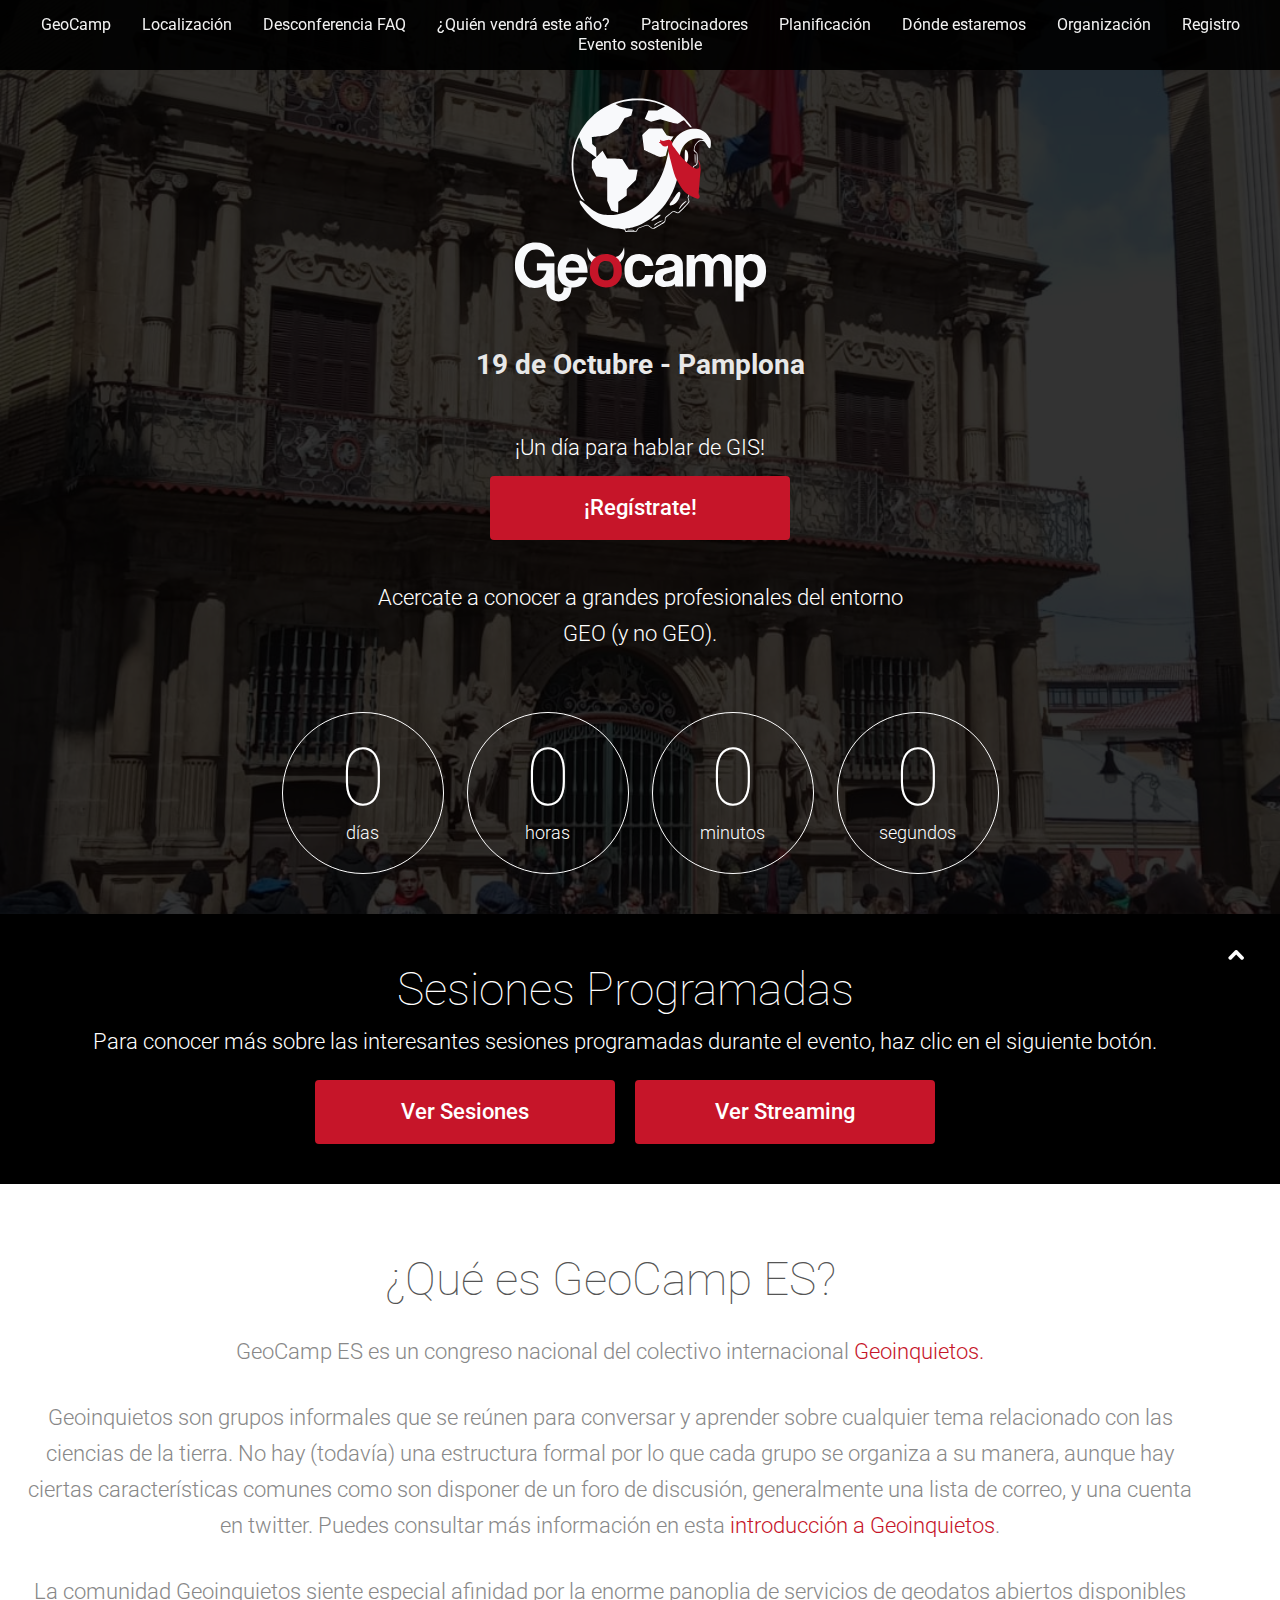
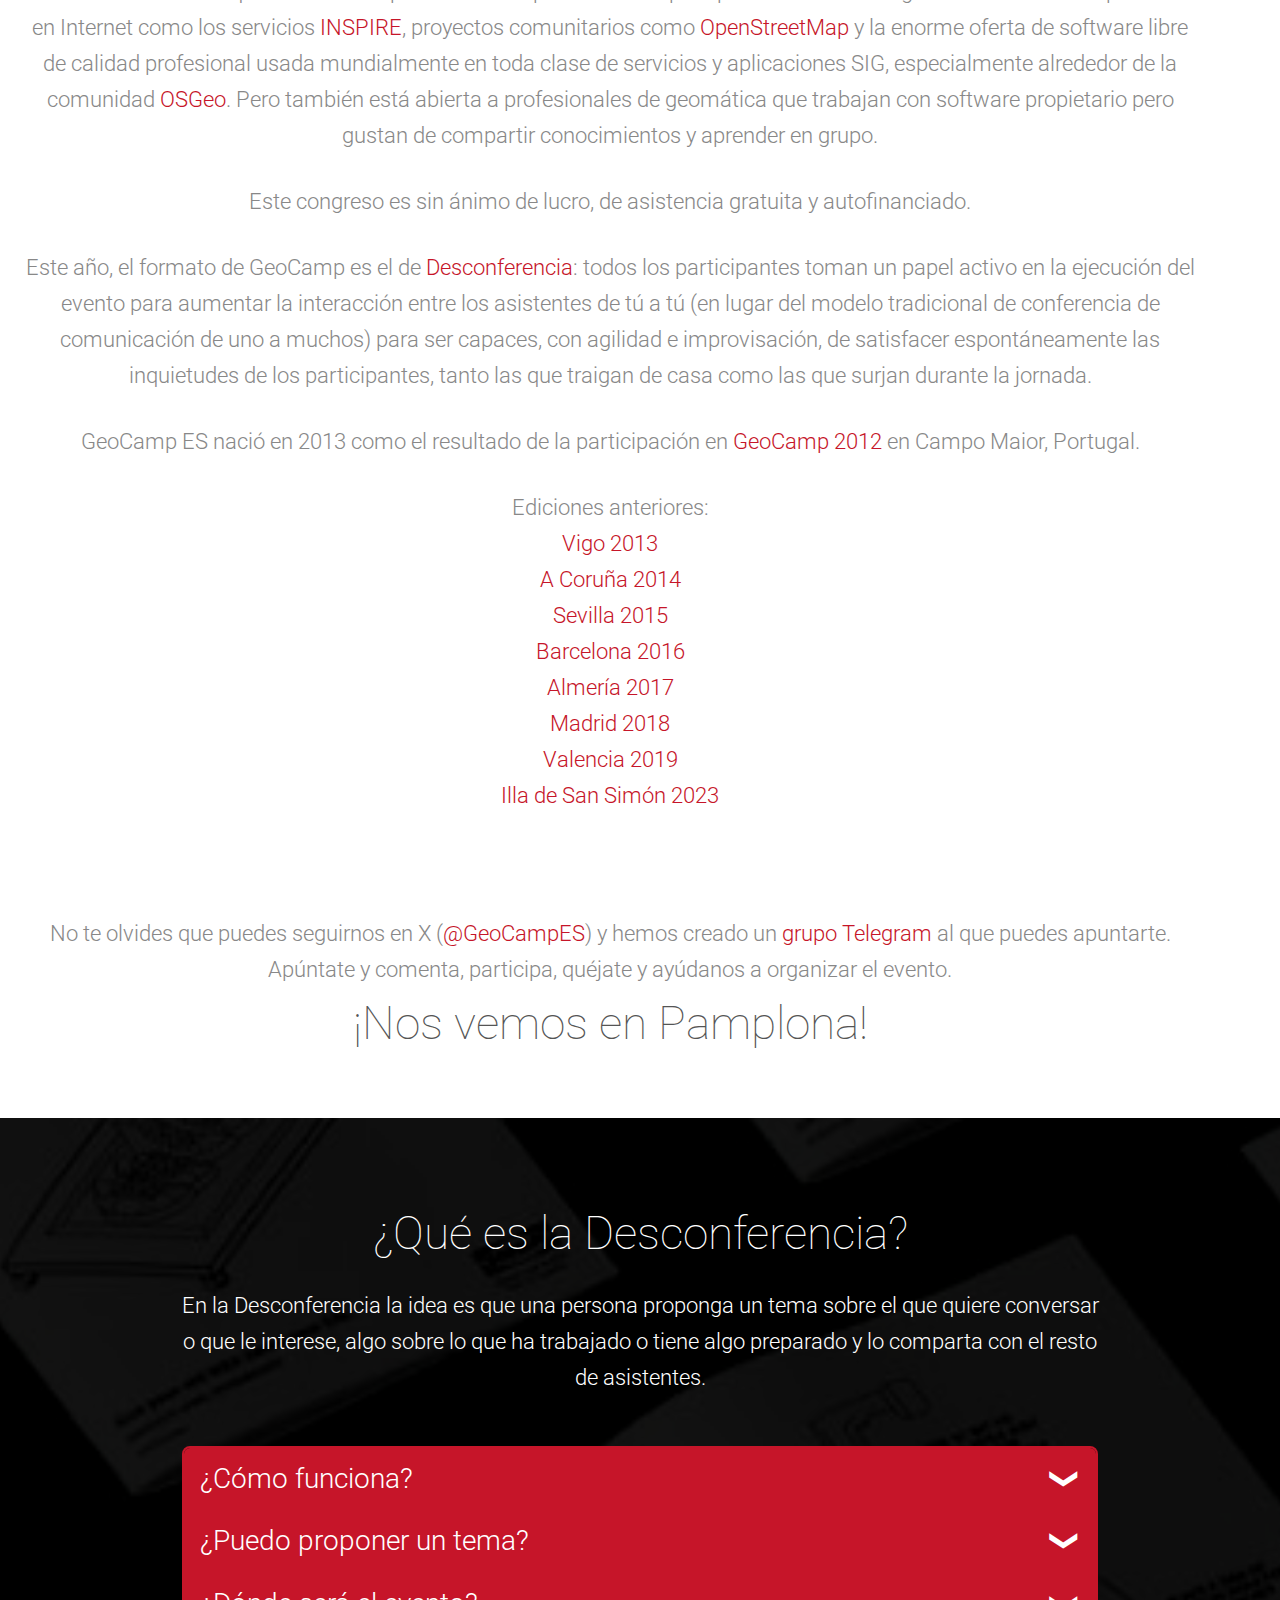
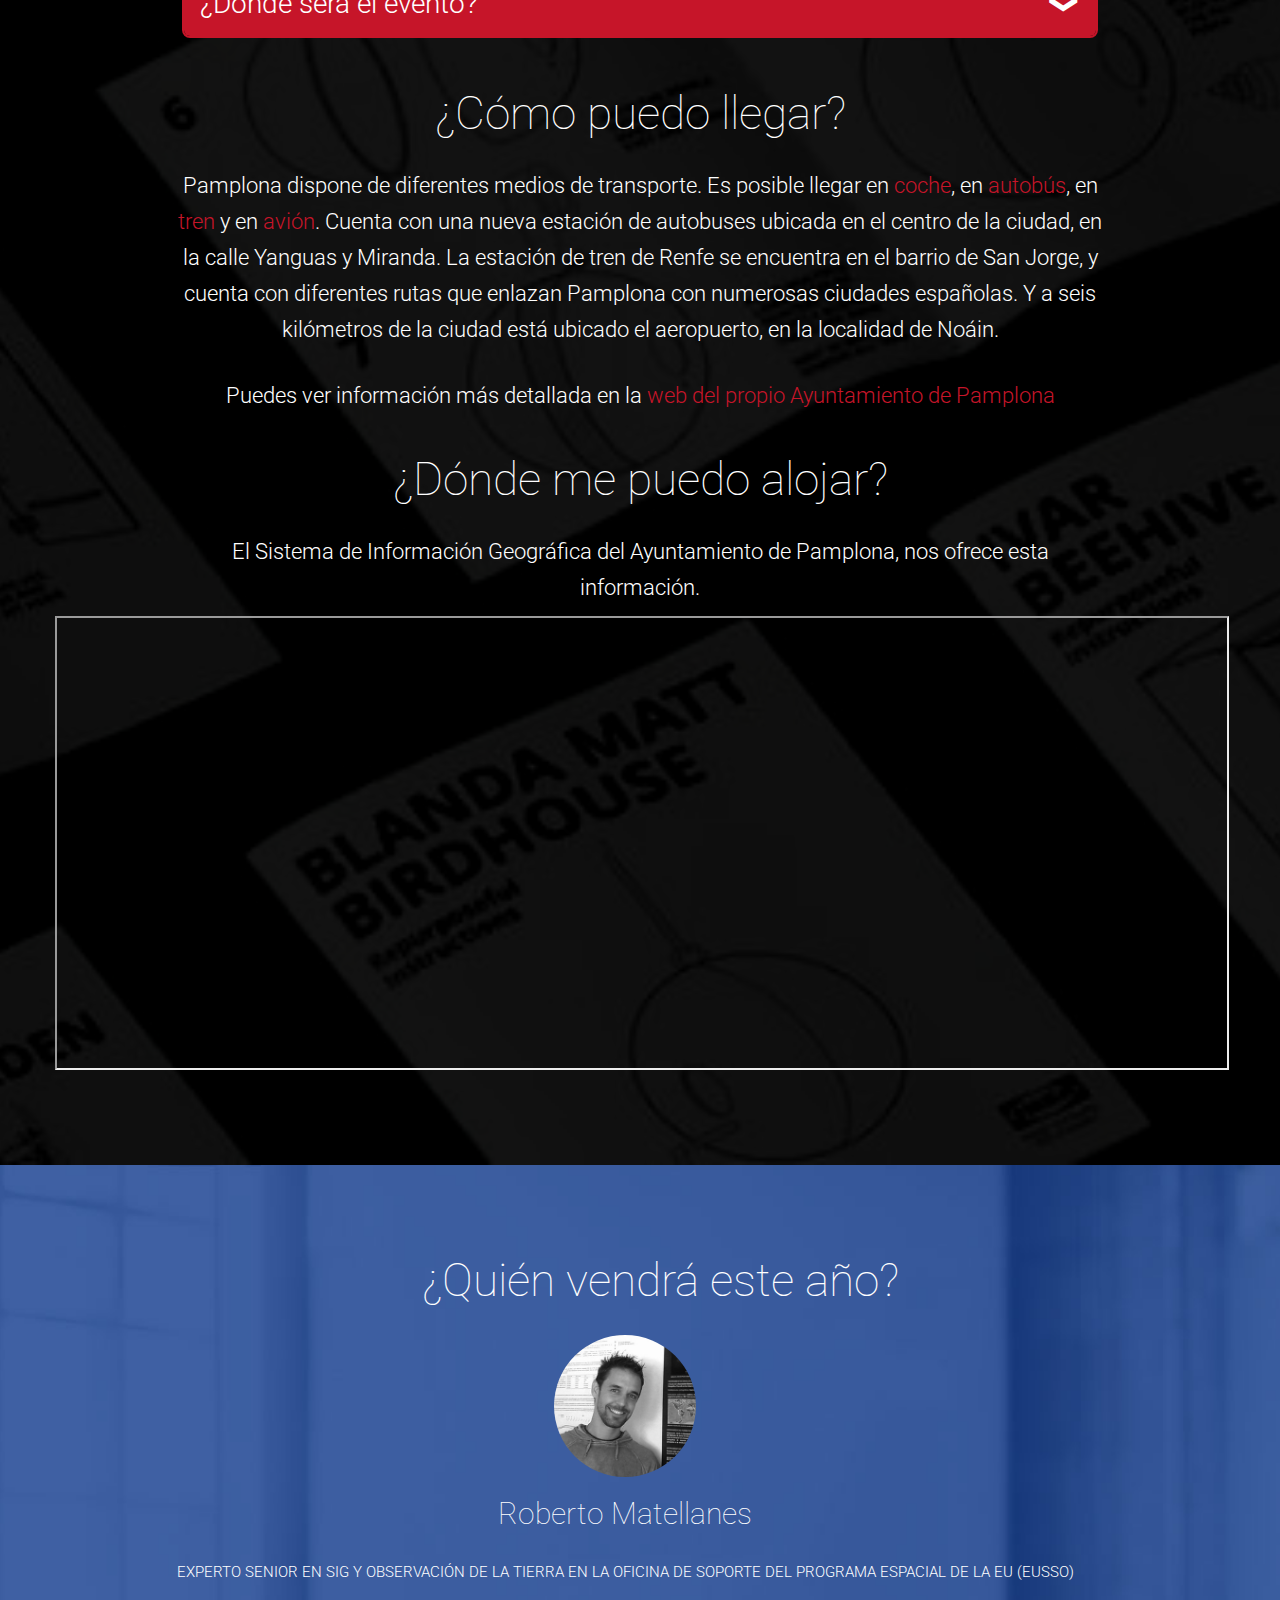
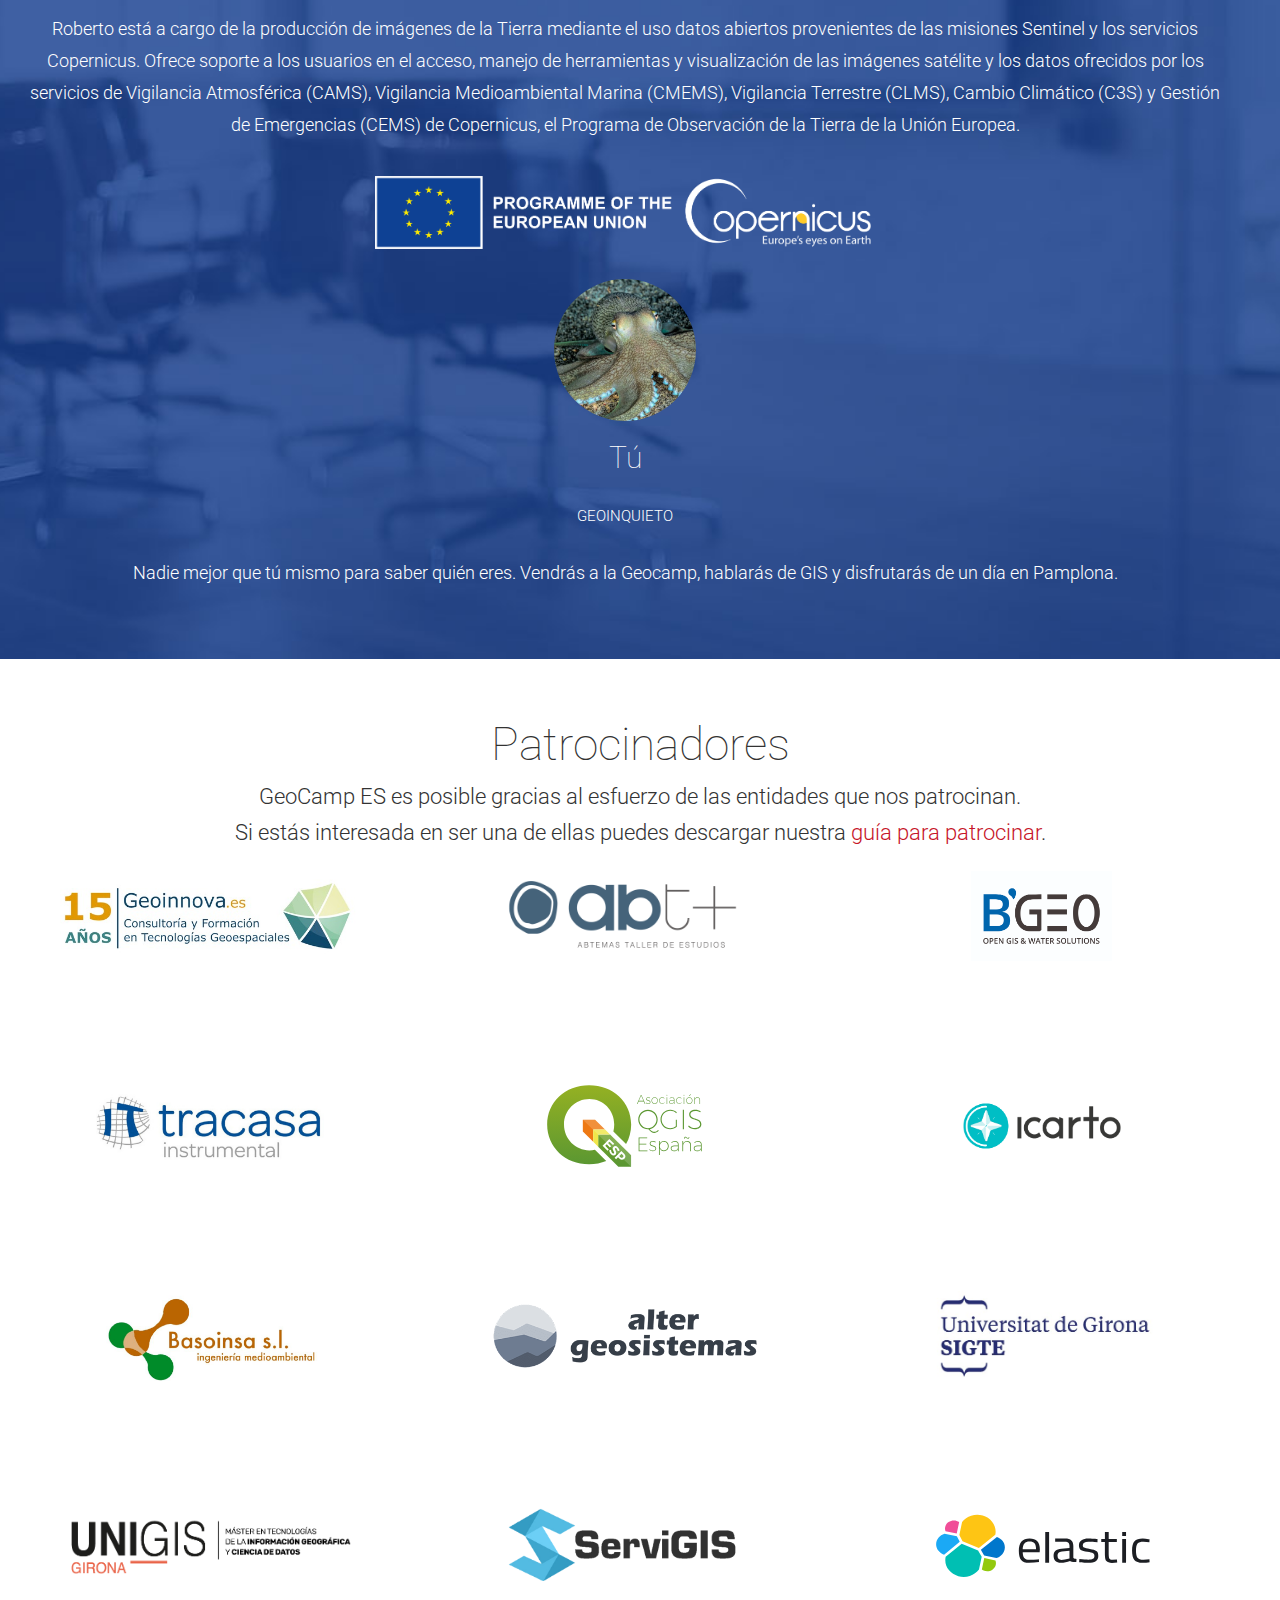
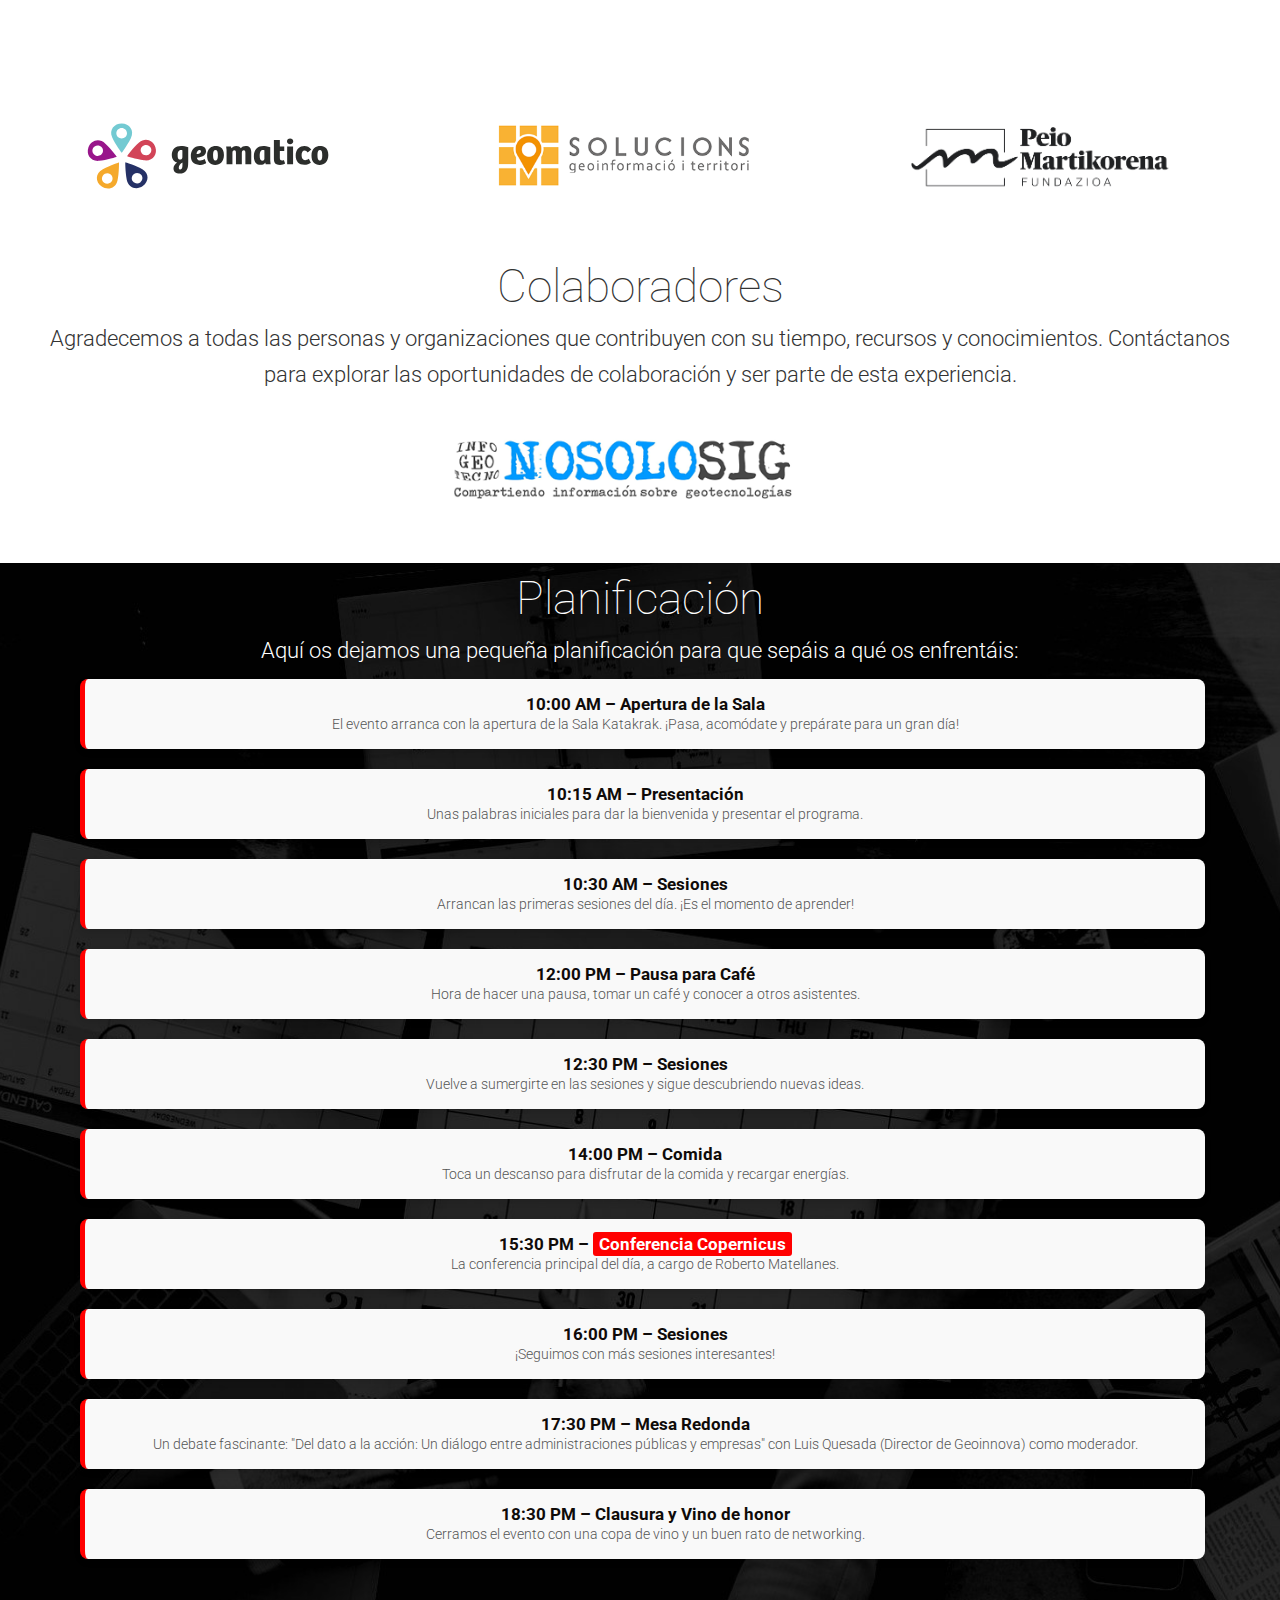
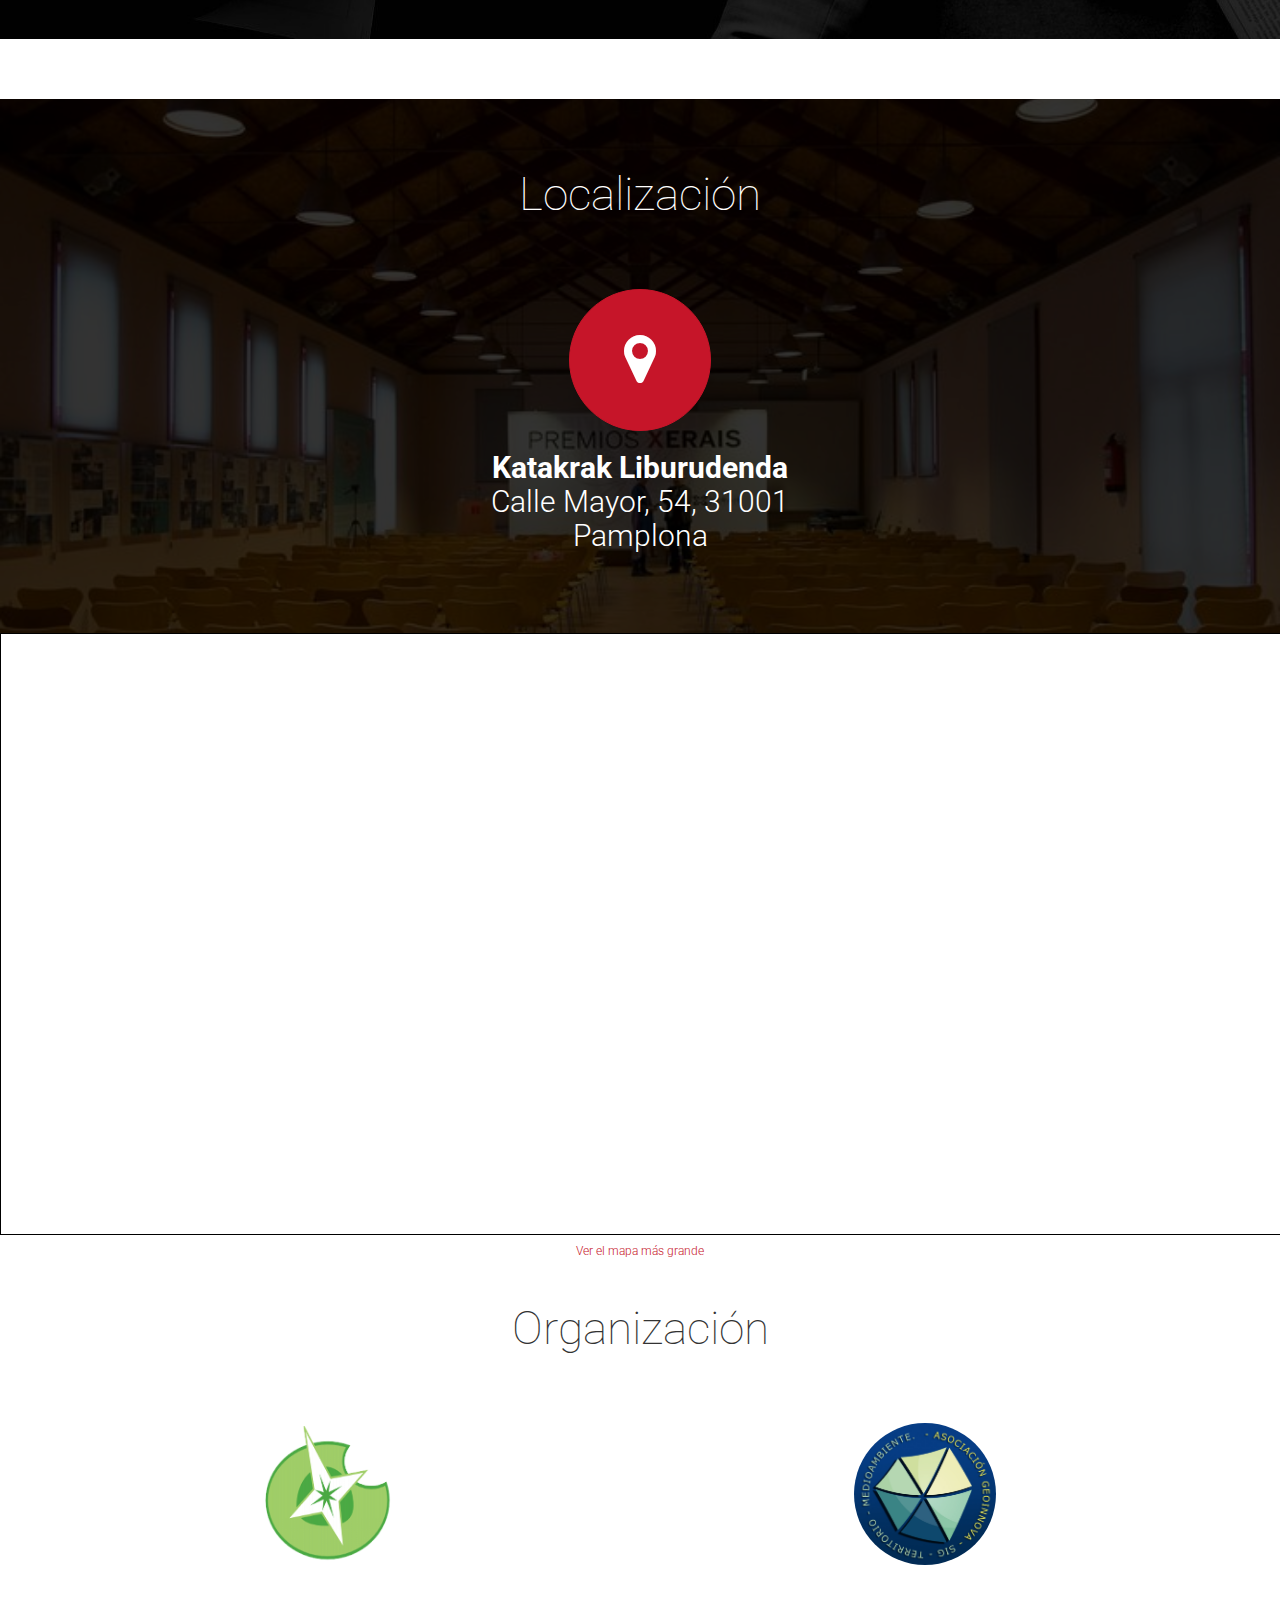
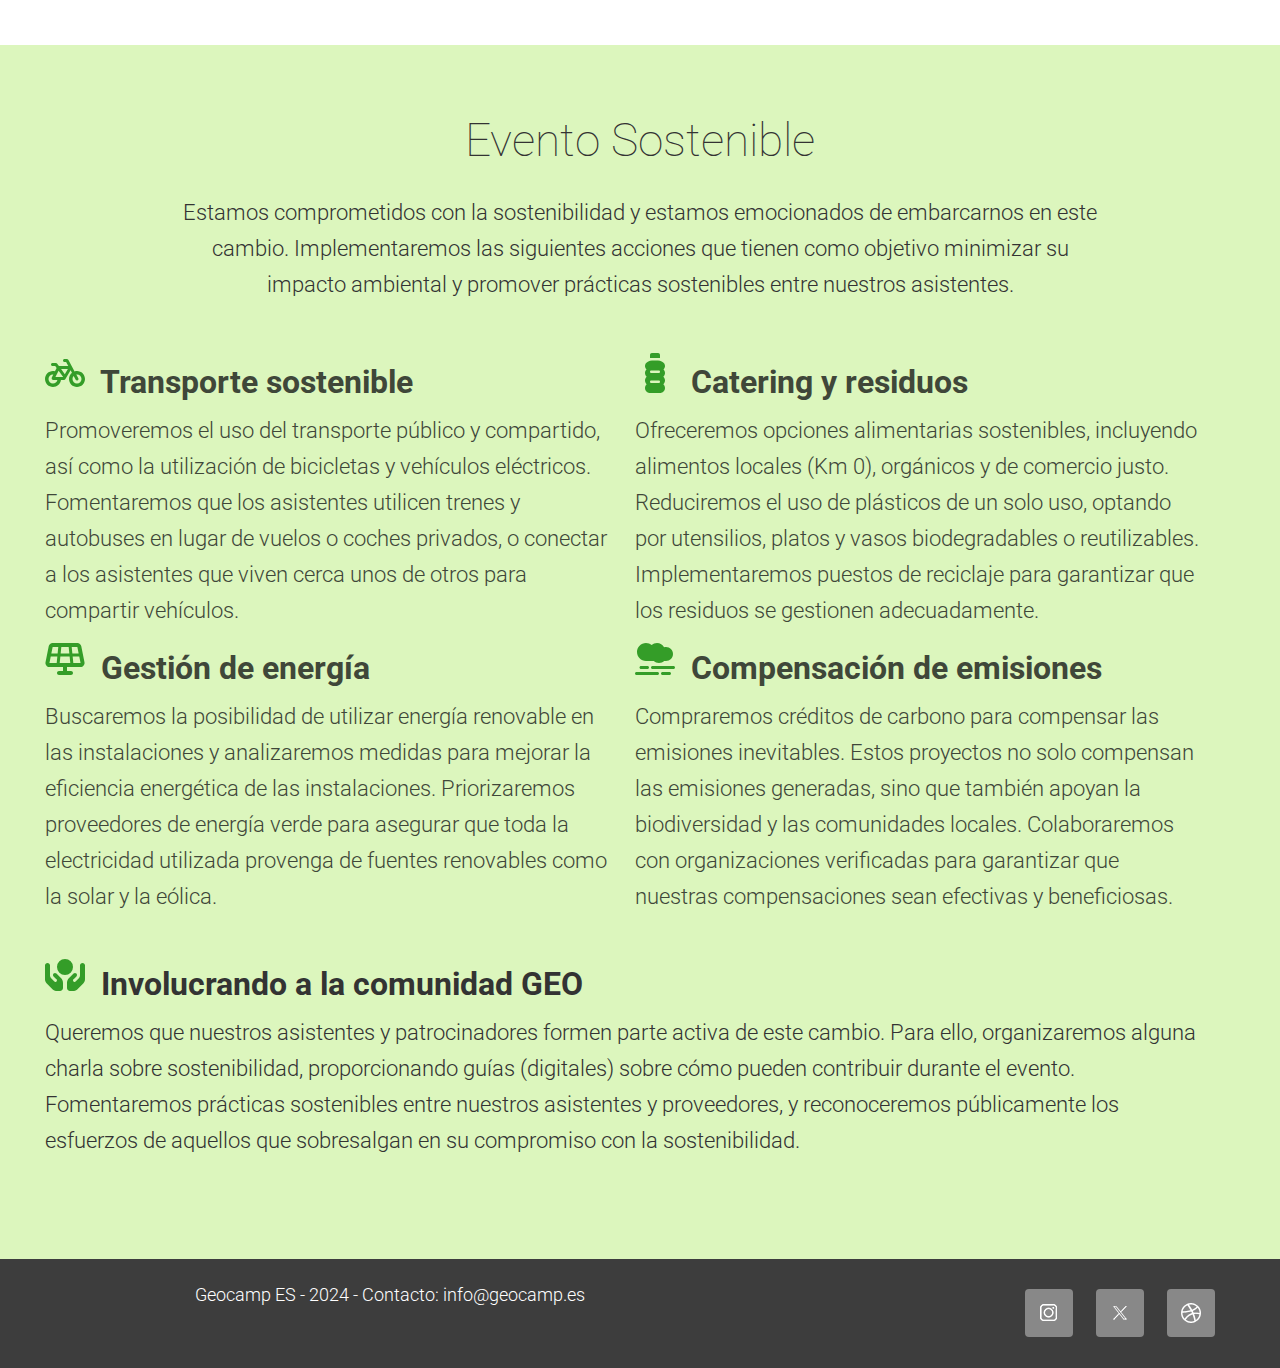
<file: index_previo.html>
<!DOCTYPE html>
<html lang="es">

<head>
  <meta content="text/html; charset=utf-8" http-equiv="content-type">
  <title>GeoCamp ES - 19 de Octubre - Pamplona</title>
  <meta name="viewport" content="width=device-width, initial-scale=1.0">

  <meta charset="UTF-8">
  <meta name="viewport" content="width=device-width, initial-scale=1.0">
  <meta name="description"
    content="GeoCamp ES es un congreso nacional del colectivo internacional Geoinquietos. Participa en nuestro evento anual sobre geociencias, datos abiertos, y software libre.">

  <!-- Metaetiquetas de Open Graph para redes sociales -->
  <meta property="og:title" content="GeoCamp ES 2024 - Congreso Nacional de Geoinquietos">
  <meta property="og:description"
    content="GeoCamp ES es un congreso nacional del colectivo internacional Geoinquietos. Participa en nuestro evento anual sobre geociencias, datos abiertos, y software libre.">
  <!-- Reemplaza con la URL real de una imagen representativa del evento -->
  <meta property="og:image" content="https://2024.geocamp.es/assets/img/logo_geocamp.svg">
  <meta property="og:url" content="https://2024.geocamp.es/">
  <meta property="og:type" content="website">

  <!-- Metaetiquetas de Twitter -->
  <meta name="twitter:card" content="summary_large_image">
  <meta name="twitter:title" content="GeoCamp ES 2024 - Congreso Nacional de Geoinquietos">
  <meta name="twitter:description"
    content="GeoCamp ES es un congreso nacional del colectivo internacional Geoinquietos. Participa en nuestro evento anual sobre geociencias, datos abiertos, y software libre.">
  <!-- Reemplaza con la URL real de una imagen representativa del evento -->
  <meta name="twitter:image" content="https://2024.geocamp.es/assets/img/logo_geocamp.svg">

  <!-- Metaetiquetas adicionales -->
  <meta name="keywords"
    content="GeoCamp ES, Geoinquietos, congreso de geociencias, geodatos abiertos, OpenStreetMap, INSPIRE, OSGeo, software libre">
  <meta name="author" content="GeoCamp ES">
  <link rel="canonical" href="https://2024.geocamp.es/">



  <!-- CSS -->
  <link rel="stylesheet"
    href="http://fonts.googleapis.com/css?family=Roboto:400,300,100,100italic,300italic,400italic,700,700italic">
  <link rel="stylesheet" href="assets/bootstrap/css/bootstrap.min.css">
  <link rel="stylesheet" href="assets/font-awesome/css/font-awesome.min.css">
  <link rel="stylesheet" href="assets/css/form-elements.css">
  <link rel="stylesheet" href="assets/ultimate-flat-social-icons/ultm-css/ultm-general.css">
  <link rel="stylesheet" href="assets/ultimate-flat-social-icons/ultm-css/ultm-sizes.css">
  <link rel="stylesheet" href="assets/ultimate-flat-social-icons/ultm-css/ultm-shapes.css">
  <link rel="stylesheet" href="assets/ultimate-flat-social-icons/ultm-css/ultm-bg-colors.css">
  <link rel="stylesheet" href="assets/ultimate-flat-social-icons/ultm-css/ultm-bg-images-48.css">
  <link rel="stylesheet" href="assets/ultimate-flat-social-icons/ultm-css/ultm-effects.css">
  <link rel="stylesheet" href="assets/css/style.css">
  <link rel="stylesheet" href="assets/css/media-queries.css">
  <!-- HTML5 shim, for IE6-8 support of HTML5 elements -->
  <!--[if lt IE 9]>
    <script src="http://html5shim.googlecode.com/svn/trunk/html5.js"></script>    <![endif]-->
  <!-- Favicon and touch icons -->
  <link rel="shortcut icon" href="assets/ico/favicon.ico">
  <link rel="apple-touch-icon-precomposed" sizes="144x144" href="assets/ico/apple-touch-icon-144-precomposed.png">
  <link rel="apple-touch-icon-precomposed" sizes="114x114" href="assets/ico/apple-touch-icon-114-precomposed.png">
  <link rel="apple-touch-icon-precomposed" sizes="72x72" href="assets/ico/apple-touch-icon-72-precomposed.png">
  <link rel="apple-touch-icon-precomposed" href="assets/ico/apple-touch-icon-57-precomposed.png">

  <style>
    .botones-lista{
      display:flex;gap:20px;
      justify-content: center;
    }

    @media screen and (max-width:480px){
      .botones-lista{
        text-align: center;
        margin: 0 auto;
        justify-content: center;
        flex-direction: column;
      }
    }
  </style>
</head>

<body>
  <!-- Modales -->
  <!-- para registro -->
  <div id="modal-registro" class="modal">
    <div class="modal-contenido">
      <a class="btn_cerrar" href="#">X</a>
      <h4>Registro</h4>
      <p>Próximamente os facilitaremos el enlace de registro.</p>
    </div>
  </div>

  <!-- Menu -->
  <div class="topnav" id="topnav">
    <a href="#geoCamp">GeoCamp</a>
    <a href="#localizacion">Localización</a>
    <a href="#openspace">Desconferencia FAQ</a>
    <a href="#whoscomming">¿Quién vendrá este año?</a>
    <a href="#patrocinadores">Patrocinadores</a>
    <a href="#planning">Planificación</a>
    <a href="#mapa">Dónde estaremos</a>
    <a href="#organizacion">Organización</a>
    <a href="https://www.eventbrite.es/e/entradas-geocampes-2024-927056239167" rel="noreferrer noopener"
      target="_blank">Registro</a>
    <a href="#sostenible">Evento sostenible</a>
    <a href="#" class="icon bars">
      <i class="fa fa-bars"></i>
    </a>
  </div>



  <!-- boton scroll arriba -->
  <button class="scrollToTopBtn"><i class="fa fa-chevron-up"></i></button>

  <!-- Portada -->
  <div class="coming-soon">
    <div class="overlay"></div>
    <div class="inner-bg">
      <div class="container">
        <div class="row">
          <div class="span12">
            <div class="logo"> </div>

            <h3>19 de Octubre - Pamplona</h3>
            <p> ¡Un día para hablar de GIS! </p>
            <a rel="noreferrer noopener" target="_blank"
              href="https://www.eventbrite.es/e/entradas-geocampes-2024-927056239167"
              class="button button--primary text--bold">¡Regístrate!</a>
            <!-- <a href="#modal-registro" class="button button--primary text--bold">¡Regístrate!</a> -->

            <p> Acercate a conocer a grandes profesionales del entorno GEO (y no GEO). </p>





            <div class="timer">
              <div class="days-wrapper"> <span class="days"></span> <br> días </div>
              <div class="hours-wrapper"> <span class="hours"></span> <br> horas </div>
              <div class="minutes-wrapper"> <span class="minutes"></span> <br> minutos </div>
              <div class="seconds-wrapper"> <span class="seconds"></span> <br> segundos </div>
            </div>
            <!-- <p class="top-arrow">
              <i class="fa fa-chevron-down"></i>
            </p> -->
          </div>
        </div>
      </div>
    </div>
  </div>


  <!-- Sesiones de Charlas -->
  <div class="container" id="sesiones">
    <div class="container">
      <div class="row">
        <h3>Sesiones Programadas</h3>
        <p>Para conocer más sobre las interesantes sesiones programadas durante el evento, haz clic en el siguiente botón.</p>
        <div class="botones-lista">
          <a href="sesiones.html" class="button button--primary text--bold">Ver Sesiones</a>
          <a href="https://youtube.com/live/q4Md0yyYeBo?feature=share" target="_blank" class="button button--primary text--bold"> Ver Streaming</a>
        </div>
       
      </div>
    </div>
  </div>


  <!-- Qué es -->
  <div class="container" id="geoCamp">
    <div class="row">
      <div class="span12 subscribe">
        <h3>¿Qué es GeoCamp ES?</h3>
        <p>GeoCamp ES es un congreso nacional del colectivo internacional <a rel="noreferrer noopener" target="_blank"
            rel="noreferrer noopener" href="http://geoinquietos.org/">Geoinquietos.</a></p>
        <p>Geoinquietos son grupos informales que se reúnen para conversar y aprender sobre cualquier tema relacionado
          con las
          ciencias de la tierra. No hay (todavía) una estructura formal por lo que cada grupo se organiza a su manera,
          aunque
          hay ciertas características comunes como son disponer de un foro de discusión, generalmente una lista de
          correo,
          y una cuenta en twitter. Puedes consultar más información en esta <a rel="noreferrer noopener" target="_blank"
            rel="noreferrer noopener" href="https://geoinquietosmadrid.github.io/geoinquietos-y-osgeoes/#/">introducción
            a Geoinquietos</a>.</p>
        <p>La comunidad Geoinquietos siente especial afinidad por la enorme panoplia de servicios de geodatos abiertos
          disponibles
          en Internet como los servicios <a target="_blank" rel="noreferrer noopener"
            href="https://en.wikipedia.org/wiki/Infrastructure_for_Spatial_Information_in_the_European_Community">INSPIRE</a>,
          proyectos comunitarios como <a target="_blank" rel="noreferrer noopener"
            href="https://www.openstreetmap.org">OpenStreetMap</a> y la enorme oferta de software
          libre de calidad profesional usada mundialmente en toda clase de servicios y aplicaciones SIG, especialmente
          alrededor
          de la comunidad <a target="_blank" rel="noreferrer noopener" href="https://osgeo.org">OSGeo</a>. Pero también
          está abierta a profesionales de geomática que
          trabajan con software propietario pero gustan de compartir conocimientos y aprender en grupo.</a>
        <p>Este congreso es sin ánimo de lucro, de asistencia gratuita y autofinanciado.</p>
        <p>Este año, el formato de GeoCamp es el de <a target="_blank" rel="noreferrer noopener"
            href="https://es.wikipedia.org/wiki/Desconferencia">Desconferencia</a>: todos
          los participantes toman un papel activo en la ejecución del evento para aumentar la interacción entre los
          asistentes
          de tú a tú (en lugar del modelo tradicional de conferencia de comunicación de uno a muchos) para ser capaces,
          con agilidad e improvisación, de satisfacer espontáneamente las inquietudes de los participantes, tanto las
          que
          traigan de casa como las que surjan durante la jornada.</p>
        <p> GeoCamp ES nació en 2013 como el resultado de la participación en <a title="GeoCamp 2012 - Campo Maior"
            target="_blank" rel="noreferrer noopener" href="https://www.flickr.com/photos/geocamp/"
            target="_blank">GeoCamp 2012</a> en Campo Maior, Portugal. </p>
        <p> Ediciones anteriores: <br />
          <a title="GeoCampES 2013 - Vigo" rel="noreferrer noopener" href="http://2013.geocamp.es" target="_blank">Vigo
            2013</a><br />
          <a title="GeoCampES 2014 - A Coruña" rel="noreferrer noopener" href="http://2014.geocamp.es" target="_blank">A
            Coruña 2014</a><br />
          <a title="GeoCampES 2015 - Sevilla" rel="noreferrer noopener" href="http://2015.geocamp.es"
            target="_blank">Sevilla 2015</a><br />
          <a title="GeoCampES 2016 - Barcelona" rel="noreferrer noopener" href="http://2016.geocamp.es"
            target="_blank">Barcelona 2016</a><br />
          <a title="GeoCampES 2017 - Almería" rel="noreferrer noopener" href="http://2017.geocamp.es"
            target="_blank">Almería 2017</a><br />
          <a title="GeoCampES 2018 - Madrid" rel="noreferrer noopener" href="http://2018.geocamp.es"
            target="_blank">Madrid 2018</a><br />
          <a title="GeoCampES 2019 - Valencia" rel="noreferrer noopener" href="http://2019.geocamp.es"
            target="_blank">Valencia 2019</a><br />
          <a title="GeoCampES 2023 - Vigo" rel="noreferrer noopener" href="http://2023.geocamp.es" target="_blank">Illa
            de San Simón 2023</a><br />
          </a><br />
          </a><br />


        </p>
        <p> No te olvides que puedes seguirnos en X (<a title="GeoCamp ES en Twitter" target="_blank"
            rel="noreferrer noopener" href="http://twitter.com/GeoCampES" target="_blank">@GeoCampES</a>) y hemos creado
          un <a target="_blank" rel="noreferrer noopener" href="https://t.me/joinchat/AGMxEkb2muPxA0_ynqReCQ">grupo
            Telegram</a> al que puedes apuntarte.
          Apúntate y comenta, participa, quéjate y ayúdanos a organizar el evento. </p>
        <h3>¡Nos vemos en Pamplona!</h3>
      </div>
    </div>
  </div>


  <!-- Instrucciones desconferencia -->
  <div class="camiseta-container">
    <div class="overlay"></div>
    <div class="container">
      <div class="row">


        <div class="span12 whos-behind faq" id="openspace">
          <p>
          <h3>
            ¿Qué es la Desconferencia?
          </h3>
          <p>
            En la Desconferencia la idea es que una persona proponga un tema sobre el que quiere conversar o que le
            interese, algo sobre lo que ha trabajado
            o tiene algo preparado y lo comparta con el resto de asistentes.
          </p>

          <section class="accordion">
            <div class="tab">
              <input type="checkbox" name="accordion-1" id="cb1"> <!-- checked -->
              <label for="cb1" class="tab__label">¿Cómo funciona?</label>
              <div class="tab__content">
                <p>Los interesados en el tema se reunirán en la sala habilitada y uno o varios de los que hayan
                  propuesto el tema serán los moderadores de la sesión. La idea es que fluya la conversación y los
                  asistentes vayan navegando por el tema hacia los puntos que más interés generen.</p>
              </div>
            </div>
            <!-- ¿Puedo proponer un tema?  -->
            <div class="tab">
              <input type="checkbox" name="accordion-1" id="cb2">
              <label for="cb2" class="tab__label">¿Puedo proponer un tema? </label>
              <div class="tab__content">
                <p>Si, por supuesto. No solo puedes, sino que debes proponer un tema. Usa el siguiente formulario y si
                  hay más temas que espacios el día del evento, una vez allí votaremos para ver cuales son los más
                  interesantes.</p>
                <p class="propon-tema-container">
                  <span class="propon-tema">
                    <a href="https://forms.gle/yrDHvt2HguXN3gK69" target="_blank">
                      ¡¡Propón aquí tú tema!!
                    </a>
                  </span>
                </p>
              </div>
            </div>

            <!-- ¿Dónde será el evento? -->
            <div class="tab">
              <input type="checkbox" name="accordion-1" id="cb3">
              <label for="cb3" class="tab__label">¿Dónde será el evento? </label>
              <div class="tab__content">
                <p>Este año, estamos encantados de anunciar que la GeoCampES se celebrará en la hermosa ciudad de
                  <strong>Pamplona en la Sala Katakrak Liburuak</strong>, situada en C. Mayor, 54, 31001 Pamplona,
                  Navarra. Con su rica historia y su vibrante comunidad, Pamplona ofrece el escenario perfecto para
                  nuestro evento.
                </p>

                <div style="text-align: center;">
                  <iframe width="96%" height="350"
                    src="https://www.openstreetmap.org/export/embed.html?bbox=-1.6494351625442507%2C42.81679285844509%2C-1.6469246149063113%2C42.81810909032474&amp;layer=mapnik&amp;marker=42.817450977887056%2C-1.6481798887252808"
                    style="border: 1px solid black"></iframe><br /><small><a
                      href="https://www.openstreetmap.org/?mlat=42.81745&amp;mlon=-1.64818#map=19/42.81745/-1.64818">Ver
                      el mapa más grande</a></small>
                </div>

                <p>Estamos entusiasmados por explorar todo lo que Pamplona tiene para ofrecer a los amantes de la
                  geografía y la cartografía. Estamos seguros de que esta nueva ubicación nos brindará oportunidades
                  únicas para aprender, colaborar y disfrutar juntos.</p>

                <p>Para hacer posible esta emocionante aventura, necesitaremos el apoyo de todos nuestros seguidores y
                  patrocinadores. Juntos, podemos garantizar el éxito de la GeoCampES en Pamplona. ¡Únete a nosotros y
                  ayúdanos a hacer de este evento una experiencia inolvidable!</p>
              </div>

            </div>





          </section>
          <!-- ¿Cómo puedo llegar? -->

          <h3>¿Cómo puedo llegar?</h3>
          <p>
            Pamplona dispone de diferentes medios de transporte. Es posible llegar en <a target="_blank"
              rel="noreferrer noopener nofollow"
              href="https://www.pamplona.es/turismo/como-llegar-y-como-moverte-en-la-ciudad/en-coche">coche</a>, en <a
              target="_blank" rel="noreferrer noopener nofollow"
              href="https://www.pamplona.es/turismo/como-llegar-y-como-moverte-en-la-ciudad/en-autobus">autobús</a>, en
            <a target="_blank" rel="noreferrer noopener nofollow"
              href="https://www.pamplona.es/turismo/como-llegar-y-como-moverte-en-la-ciudad/en-tren">tren</a> y en <a
              target="_blank" rel="noreferrer noopener nofollow"
              href="https://www.pamplona.es/turismo/como-llegar-y-como-moverte-en-la-ciudad/en-avion">avión</a>. Cuenta
            con una nueva estación de autobuses ubicada en el centro de la ciudad, en la calle Yanguas y Miranda. La
            estación de tren de Renfe se encuentra en el barrio de San Jorge, y cuenta con diferentes rutas que enlazan
            Pamplona con numerosas ciudades españolas. Y a seis kilómetros de la ciudad está ubicado el aeropuerto, en
            la localidad de Noáin.
          </p>
          <p>Puedes ver información más detallada en la <a target="_blank" rel="noreferrer noopener nofollow"
              href="https://www.pamplona.es/turismo/como-llegar-y-como-moverte-en-la-ciudad">web del propio Ayuntamiento
              de Pamplona</a></p>

          <br />
          <!-- ¿Dónde me puedo alojar? -->
          <h3>¿Dónde me puedo alojar?</h3>
          <p>
            El Sistema de Información Geográfica del Ayuntamiento de Pamplona, nos ofrece esta información.
          </p>
          <iframe style="width:100%;height:450px;"
            src="https://sig.pamplona.es/#[base64]"></iframe>

        </div>





      </div>
    </div>
  </div>


  <!-- whos behind -->
  <div class="whos-behind-container" style="position: relative; z-index: 0; background: none;">
    <div class="container">
      <div class="row">
        <div class="span12 whos-comming" id="whoscomming">
          <h3>¿Quién vendrá este año?</h3>
        </div>
        <div class="whos-behind-box-1">
          <div class="whos-behind-photo">
            <img src="./assets/img/quien/RobertoMatellanes.jpg" alt="Roberto Matellanes">
            <div class="whos-behind-social">
              <a href="https://twitter.com/Srobinger"><i class="fa fa-twitter"></i></a>
              <a href="https://www.linkedin.com/in/roberto-matellanes-ferreras/"><i class="fa fa-linkedin"></i></a>
              <a href="#"><i class="fa fa-envelope"></i></a>
            </div>
          </div>
          <h4>Roberto Matellanes</h4>
          <h5>Experto Senior en SIG y Observación de la Tierra en la Oficina de Soporte del Programa Espacial de la EU
            (EUSSO)</h5>
          <div class="gb-block-layout-column-inner jma-single-perfil-columna-derecha">
            <p>Roberto está a cargo de la producción de imágenes de la Tierra mediante el uso datos abiertos
              provenientes de las misiones Sentinel y los servicios Copernicus. Ofrece soporte a los usuarios en el
              acceso, manejo de herramientas y visualización de las imágenes satélite y los datos ofrecidos por los
              servicios de Vigilancia Atmosférica (CAMS), Vigilancia Medioambiental Marina (CMEMS), Vigilancia Terrestre
              (CLMS), Cambio Climático (C3S) y Gestión de Emergencias (CEMS) de Copernicus, el Programa de Observación
              de la Tierra de la Unión Europea.</p>

          </div>
          <img class="whos-behind-logo" src="assets/img/NewCopernicusLogoWhite.png" alt="">
        </div>
        <div class="whos-behind-box-1">
          <div class="whos-behind-photo">
            <img src="assets/img/Octopuses-review.jpg" alt="">
            <div class="whos-behind-social">
            </div>
          </div>
          <h4>Tú</h4>
          <h5>Geoinquieto</h5>
          <p>
            Nadie mejor que tú mismo para saber quién eres. Vendrás a la Geocamp, hablarás de GIS y disfrutarás de un
            día en Pamplona.
          </p>
        </div>
      </div>
    </div>
  </div>

  <!-- Patrocinadores -->
  <div class="patrocinadores-container">

    <h3 id="patrocinadores">Patrocinadores</h3>
    <p> GeoCamp ES es posible gracias al esfuerzo de las entidades que nos patrocinan.
      <br> Si estás interesada en ser una de ellas puedes
      descargar nuestra <a href="assets/documents/GuiaPatrocinioGeoCampES_2024.pdf" target="_blank">guía para
        patrocinar</a>.
    </p>

    <div class="row">


      <div class="patrocinadores">
        <!-- <a href="http://psig.es/" target="_blank"><img src="assets/img/patrocinadores/logo_PSIG.svg"></a>
        <a href="https://solucionsgeografiques.info/es/" target="_blank"><img src="assets/img/patrocinadores/solucions_geographiques.png"></a>  -->
        <a href="https://geoinnova.org/" target="_blank"><img src="assets/img/patrocinadores/geoinnova.jpg"></a>
        <a href="https://abtemas.es/que-hacemos/" target="_blank"><img
            src="assets/img/patrocinadores/logo-abtemas.png"></a>
        <a href="https://www.bgeo.es/es/" target="_blank"><img src="assets/img/patrocinadores/logo-bgeo.jpg"></a>
        <a href="https://itracasa.es/" target="_blank"><img src="assets/img/patrocinadores/ittracasa.png"></a>
        <!-- <a href="https://tracasa.es/" target="_blank"><img src="assets/img/patrocinadores/tracasa-global.jpg"></a> -->

        <a href="https://qgis.es" target="_blank"><img src="assets/img/patrocinadores/qgis_es.svg"></a>
        <a href="http://icarto.es/" target="_blank"><img src="assets/img/patrocinadores/icarto.png"></a>

        <a href="https://basoinsa.com/" target="_blank"><img src="assets/img/patrocinadores/basoinsa.png"></a>



        <a href="https://www.altergeosistemas.com/" target="_blank"><img
            src="assets/img/patrocinadores/altergeo.png"></a>
        <a href="https://www.fundacioudg.org/ca/p/presentacio.html" target="_blank"><img
            src="assets/img/patrocinadores/unigis_girona.png"></a>
        <a href="https://www.udg.edu/es/sigte/unigis-girona" target="_blank"><img
            src="assets/img/patrocinadores/logo-Unigis.png"></a>

        <a href="http://servigis.com/" target="_blank"><img src="assets/img/patrocinadores/Servigis.png"></a>

        <a href="https://www.elastic.co" target="_blank"><img src="assets/img/patrocinadores/elastic-logo.svg"></a>
        <a href="http://www.geomatico.es/" target="_blank"><img src="assets/img/patrocinadores/geomatico.svg"></a>

        <a href="https://solucionsgeografiques.info/" target="_blank"><img
            src="assets/img/patrocinadores/solucions.png"></a>
        <a href="https://peiomartikorena.com/" target="_blank"><img src="assets/img/patrocinadores/fpm.png"></a>



        <!-- 
        <a href="https://www.conterra.es" target="_blank"><img src="assets/img/patrocinadores/conterra.png"></a>
        <a href="https://osgeo.org" target="_blank"><img src="assets/img/patrocinadores/osgeo-logo-rgb.png"></a>
        <a href="https://www.gestionforestal.es/" target="_blank"><img src="assets/img/patrocinadores/logo-asefor.png"></a>
        
        <a href="https://mancomun.gal" target="_blank"><img src="assets/img/patrocinadores/logo-xunta.png"></a> -->
      </div>

    </div>
  </div>

  <div class="colaboradores-container">

    <h3 id="colaboradores">Colaboradores</h3>
    <p>
      Agradecemos a todas las personas y organizaciones que contribuyen con su tiempo, recursos y conocimientos.
      Contáctanos para explorar las oportunidades de colaboración y ser parte de esta experiencia.
    </p>
    <div class="row">


      <div class="colaboradores">

        <a href="https://www.nosolosig.com/" target="_blank"><img src="assets/img/patrocinadores/nosoloSIG.png"></a>

      </div>

    </div>
  </div>

  <!-- Planificación -->
  <div class="planning-container" id="planning">
    <div class="container">
      <h3>Planificación</h3>
      <p>Aquí os dejamos una pequeña planificación para que sepáis a qué os enfrentáis:</p>

      <ul class="schedule">
        <li>
          <div class="time">10:00 AM – Apertura de la Sala</div>
          <div class="description">El evento arranca con la apertura de la Sala Katakrak. ¡Pasa, acomódate y prepárate
            para un gran día!</div>
        </li>
        <li>
          <div class="time">10:15 AM – Presentación</div>
          <div class="description">Unas palabras iniciales para dar la bienvenida y presentar el programa.</div>
        </li>
        <li>
          <div class="time">10:30 AM – Sesiones</div>
          <div class="description">Arrancan las primeras sesiones del día. ¡Es el momento de aprender!</div>
        </li>
        <li>
          <div class="time">12:00 PM – Pausa para Café</div>
          <div class="description">Hora de hacer una pausa, tomar un café y conocer a otros asistentes.</div>
        </li>
        <li>
          <div class="time">12:30 PM – Sesiones</div>
          <div class="description">Vuelve a sumergirte en las sesiones y sigue descubriendo nuevas ideas.</div>
        </li>
        <li>
          <div class="time">14:00 PM – Comida</div>
          <div class="description">Toca un descanso para disfrutar de la comida y recargar energías.</div>
        </li>
        <li>
          <div class="time">15:30 PM – <span class="highlight">Conferencia Copernicus</span></div>
          <div class="description">La conferencia principal del día, a cargo de Roberto Matellanes.</div>
        </li>
        <li>
          <div class="time">16:00 PM – Sesiones</div>
          <div class="description">¡Seguimos con más sesiones interesantes!</div>
        </li>
        <li>
          <div class="time">17:30 PM – Mesa Redonda</div>
          <div class="description">Un debate fascinante: "Del dato a la acción: Un diálogo entre administraciones
            públicas y empresas" con Luis Quesada (Director de Geoinnova) como moderador.</div>
        </li>
        <li>
          <div class="time">18:30 PM – Clausura y Vino de honor</div>
          <div class="description">Cerramos el evento con una copa de vino y un buen rato de networking.</div>
        </li>
      </ul>



    </div>
  </div>

  <!-- Planificación -->
  <!-- <div class="planning-container" id="planning">
    <div class="container">
      <div class="row">
        <div class="span12 planning">
          <h3>Planificación</h3>
          <p>Aquí os dejamos una pequeña planificación para que sepáis a qué os enfrentáis:</p>
    
     <img src="./assets/img/planificacion.png">

        </div>
      </div>

    </div>
  </div> -->




  <!-- Localización -->
  <div class="about-container" id="localizacion">
    <div class="overlay"></div>
    <div class="container">
      <div class="row">
        <div class="span12 about">
          <h3>Localización</h3>
          <p> </p>
        </div>
      </div>
      <div class="row">
        <div class="offset4 span4 about-box-1">
          <a href="https://osm.org/go/b~j2G7tzK?m=" style="color:white;" rel="noreferrer noopener" target="_blank">
            <div class="about-box-1-icon">
              <i class="fa fa-map-marker"></i>
            </div>
            <h4><strong>Katakrak Liburudenda</strong> <br> Calle Mayor, 54, 31001 Pamplona</h4>
          </a>
        </div>
      </div>
    </div>
  </div>
  <!-- Mapa -->
  <div class="mapa-container" id="mapa">
    <div class="row-fluid">
      <div class="span12 contact-address map" style="margin-top: 0px;">
        <iframe width="100%" height="350"
          src="https://www.openstreetmap.org/export/embed.html?bbox=-1.6492%2C42.8170%2C-1.6472%2C42.8180&amp;layer=mapnik&amp;marker=42.817455893833134%2C-1.648174524307251"
          style="border: 1px solid black"></iframe><br /><small><a
            href="https://www.openstreetmap.org/?mlat=42.81746&amp;mlon=-1.64817#map=19/42.81745/-1.64817">Ver el mapa
            más grande</a></small>

      </div>
    </div>
  </div>




  <!-- Organización -->
  <div class="organizadores-container ">
    <div class="container">
      <div class="row">
        <div class="span12 whos-behind organizadores" id="organizacion">
          <h3>Organización</h3>
          <p> </p>
        </div>
      </div>
      <div class="row">
        <div class="whos-behind-box-1">
          <div class="whos-behind-photo">
            <a target="_blank" rel="noreferrer noopener" href="https://twitter.com/osgeoes"><img
                src="assets/img/organizacion/logo-osgeoes.png" title="OSGeo-ES" alt="OSGeo-ES"></a>

          </div>
          <div class="whos-behind-photo">
            <a target="_blank" rel="noreferrer noopener" href="https://geoinnova.org/"><img
                src="assets/img/organizacion/logo-asociacion-geoinnova.jpg" title="Asociación Geoinnova"
                alt="Asociación Geoinnova"></a>
          </div>
          <br>
        </div>
      </div>
    </div>
  </div>

  <!-- Envento sostenible -->
  <div class="sostenible-container ">
    <div class="container" id="sostenible">
      <div class="row">
        <div class="span12 whos-behind sostenible" id="sostenible">
          <h3>Evento Sostenible</h3>
          <p>Estamos comprometidos con la sostenibilidad y estamos emocionados de embarcarnos en este cambio.
            Implementaremos las siguientes acciones que tienen como objetivo minimizar su impacto ambiental y promover
            prácticas sostenibles entre nuestros asistentes. </p>
        </div>
      </div>
      <div class="row">
        <div class="contenedor-sostenible">
          <div class="columna-sostenible">
            <h2>
              <svg xmlns="http://www.w3.org/2000/svg" viewBox="0 0 640 512">
                <path
                  d="M312 32c-13.3 0-24 10.7-24 24s10.7 24 24 24h25.7l34.6 64H222.9l-27.4-38C191 99.7 183.7 96 176 96H120c-13.3 0-24 10.7-24 24s10.7 24 24 24h43.7l22.1 30.7-26.6 53.1c-10-2.5-20.5-3.8-31.2-3.8C57.3 224 0 281.3 0 352s57.3 128 128 128c65.3 0 119.1-48.9 127-112h49c8.5 0 16.3-4.5 20.7-11.8l84.8-143.5 21.7 40.1C402.4 276.3 384 312 384 352c0 70.7 57.3 128 128 128s128-57.3 128-128s-57.3-128-128-128c-13.5 0-26.5 2.1-38.7 6L375.4 48.8C369.8 38.4 359 32 347.2 32H312zM458.6 303.7l32.3 59.7c6.3 11.7 20.9 16 32.5 9.7s16-20.9 9.7-32.5l-32.3-59.7c3.6-.6 7.4-.9 11.2-.9c39.8 0 72 32.2 72 72s-32.2 72-72 72s-72-32.2-72-72c0-18.6 7-35.5 18.6-48.3zM133.2 368h65c-7.3 32.1-36 56-70.2 56c-39.8 0-72-32.2-72-72s32.2-72 72-72c1.7 0 3.4 .1 5.1 .2l-24.2 48.5c-9 18.1 4.1 39.4 24.3 39.4zm33.7-48l50.7-101.3 72.9 101.2-.1 .1H166.8zm90.6-128H365.9L317 274.8 257.4 192z" />
              </svg>
              Transporte sostenible
            </h2>
            <p>Promoveremos el uso del transporte público y compartido, así como la utilización de bicicletas y
              vehículos eléctricos. Fomentaremos que los asistentes utilicen trenes y autobuses en lugar de vuelos o
              coches privados, o conectar a los asistentes que viven cerca unos de otros para compartir vehículos.</p>

            <h2>
              <svg xmlns="http://www.w3.org/2000/svg"
                viewBox="0 0 640 512"><!--!Font Awesome Free 6.5.2 by @fontawesome - https://fontawesome.com License - https://fontawesome.com/license/free Copyright 2024 Fonticons, Inc.-->
                <path
                  d="M122.2 0C91.7 0 65.5 21.5 59.5 51.4L8.3 307.4C.4 347 30.6 384 71 384H288v64H224c-17.7 0-32 14.3-32 32s14.3 32 32 32H416c17.7 0 32-14.3 32-32s-14.3-32-32-32H352V384H569c40.4 0 70.7-36.9 62.8-76.6l-51.2-256C574.5 21.5 548.3 0 517.8 0H122.2zM260.9 64H379.1l10.4 104h-139L260.9 64zM202.3 168H101.4L122.2 64h90.4L202.3 168zM91.8 216H197.5L187.1 320H71L91.8 216zm153.9 0H394.3l10.4 104-169.4 0 10.4-104zm196.8 0H548.2L569 320h-116L442.5 216zm96-48H437.7L427.3 64h90.4l31.4-6.3L517.8 64l20.8 104z" />
              </svg>
              Gestión de energía
            </h2>
            <p>Buscaremos la posibilidad de utilizar energía renovable en las instalaciones y analizaremos medidas para
              mejorar la eficiencia energética de las instalaciones. Priorizaremos proveedores de energía verde para
              asegurar que toda la electricidad utilizada provenga de fuentes renovables como la solar y la eólica.</p>
          </div>
          <div class="columna-sostenible">
            <h2>
              <svg xmlns="http://www.w3.org/2000/svg"
                viewBox="0 0 320 512"><!--!Font Awesome Free 6.5.2 by @fontawesome - https://fontawesome.com License - https://fontawesome.com/license/free Copyright 2024 Fonticons, Inc.-->
                <path
                  d="M120 0l80 0c13.3 0 24 10.7 24 24l0 40L96 64l0-40c0-13.3 10.7-24 24-24zM32 167.5c0-19.5 10-37.6 26.6-47.9l15.8-9.9C88.7 100.7 105.2 96 122.1 96l75.8 0c16.9 0 33.4 4.7 47.7 13.7l15.8 9.9C278 129.9 288 148 288 167.5c0 17-7.5 32.3-19.4 42.6C280.6 221.7 288 238 288 256c0 19.1-8.4 36.3-21.7 48c13.3 11.7 21.7 28.9 21.7 48s-8.4 36.3-21.7 48c13.3 11.7 21.7 28.9 21.7 48c0 35.3-28.7 64-64 64L96 512c-35.3 0-64-28.7-64-64c0-19.1 8.4-36.3 21.7-48C40.4 388.3 32 371.1 32 352s8.4-36.3 21.7-48C40.4 292.3 32 275.1 32 256c0-18 7.4-34.3 19.4-45.9C39.5 199.7 32 184.5 32 167.5zM96 240c0 8.8 7.2 16 16 16l96 0c8.8 0 16-7.2 16-16s-7.2-16-16-16l-96 0c-8.8 0-16 7.2-16 16zm16 112c-8.8 0-16 7.2-16 16s7.2 16 16 16l96 0c8.8 0 16-7.2 16-16s-7.2-16-16-16l-96 0z" />
              </svg>
              Catering y residuos
            </h2>
            <p>Ofreceremos opciones alimentarias sostenibles, incluyendo alimentos locales (Km 0), orgánicos y de
              comercio justo. Reduciremos el uso de plásticos de un solo uso, optando por utensilios, platos y vasos
              biodegradables o reutilizables. Implementaremos puestos de reciclaje para garantizar que los residuos se
              gestionen adecuadamente.</p>

            <h2>
              <svg xmlns="http://www.w3.org/2000/svg"
                viewBox="0 0 640 512"><!--!Font Awesome Free 6.5.2 by @fontawesome - https://fontawesome.com License - https://fontawesome.com/license/free Copyright 2024 Fonticons, Inc.-->
                <path
                  d="M32 144c0 79.5 64.5 144 144 144H299.3c22.6 19.9 52.2 32 84.7 32s62.1-12.1 84.7-32H496c61.9 0 112-50.1 112-112s-50.1-112-112-112c-10.7 0-21 1.5-30.8 4.3C443.8 27.7 401.1 0 352 0c-32.6 0-62.4 12.2-85.1 32.3C242.1 12.1 210.5 0 176 0C96.5 0 32 64.5 32 144zM616 368H280c-13.3 0-24 10.7-24 24s10.7 24 24 24H616c13.3 0 24-10.7 24-24s-10.7-24-24-24zm-64 96H440c-13.3 0-24 10.7-24 24s10.7 24 24 24H552c13.3 0 24-10.7 24-24s-10.7-24-24-24zm-192 0H24c-13.3 0-24 10.7-24 24s10.7 24 24 24H360c13.3 0 24-10.7 24-24s-10.7-24-24-24zM224 392c0-13.3-10.7-24-24-24H96c-13.3 0-24 10.7-24 24s10.7 24 24 24H200c13.3 0 24-10.7 24-24z" />
              </svg>
              Compensación de emisiones
            </h2>
            <p>Compraremos créditos de carbono para compensar las emisiones inevitables. Estos proyectos no solo
              compensan las emisiones generadas, sino que también apoyan la biodiversidad y las comunidades locales.
              Colaboraremos con organizaciones verificadas para garantizar que nuestras compensaciones sean efectivas y
              beneficiosas.</p>
          </div>
          <div class="ancho-completo-sostenible">
            <h2>
              <svg xmlns="http://www.w3.org/2000/svg"
                viewBox="0 0 640 512"><!--!Font Awesome Free 6.5.2 by @fontawesome - https://fontawesome.com License - https://fontawesome.com/license/free Copyright 2024 Fonticons, Inc.-->
                <path
                  d="M320 0a128 128 0 1 1 0 256A128 128 0 1 1 320 0zM40 64c22.1 0 40 17.9 40 40v40 80 40.2c0 17 6.7 33.3 18.7 45.3l51.1 51.1c8.3 8.3 21.3 9.6 31 3.1c12.9-8.6 14.7-26.9 3.7-37.8l-15.2-15.2-32-32c-12.5-12.5-12.5-32.8 0-45.3s32.8-12.5 45.3 0l32 32 15.2 15.2 0 0 25.3 25.3c21 21 32.8 49.5 32.8 79.2V464c0 26.5-21.5 48-48 48H173.3c-17 0-33.3-6.7-45.3-18.7L28.1 393.4C10.1 375.4 0 351 0 325.5V224 160 104C0 81.9 17.9 64 40 64zm560 0c22.1 0 40 17.9 40 40v56 64V325.5c0 25.5-10.1 49.9-28.1 67.9L512 493.3c-12 12-28.3 18.7-45.3 18.7H400c-26.5 0-48-21.5-48-48V385.1c0-29.7 11.8-58.2 32.8-79.2l25.3-25.3 0 0 15.2-15.2 32-32c12.5-12.5 32.8-12.5 45.3 0s12.5 32.8 0 45.3l-32 32-15.2 15.2c-11 11-9.2 29.2 3.7 37.8c9.7 6.5 22.7 5.2 31-3.1l51.1-51.1c12-12 18.7-28.3 18.7-45.3V224 144 104c0-22.1 17.9-40 40-40z" />
              </svg>
              Involucrando a la comunidad GEO
            </h2>
            <p>Queremos que nuestros asistentes y patrocinadores formen parte activa de este cambio. Para ello,
              organizaremos alguna charla sobre sostenibilidad, proporcionando guías (digitales) sobre cómo pueden
              contribuir durante el evento. Fomentaremos prácticas sostenibles entre nuestros asistentes y proveedores,
              y reconoceremos públicamente los esfuerzos de aquellos que sobresalgan en su compromiso con la
              sostenibilidad.</p>
          </div>
        </div>
      </div>
    </div>





    <!-- Footer -->
    <footer>
      <div class="container">
        <div class="row">
          <div class="span7 footer-copyright">
            <p>
              Geocamp ES - 2024 - Contacto: info@geocamp.es
              <br>
            </p>
          </div>
          <div class="span5 footer-social">
            <a class="ultm ultm-instagram ultm-48 ultm-square ultm-gray-to-color"
              href="https://www.instagram.com/geocampes/" target="_blank" rel="noreferrer noopener"></a>
            <a class="ultm ultm-twitter ultm-48 ultm-square ultm-gray-to-color" href="http://twitter.com/geocampes"
              target="_blank" rel="noreferrer noopener"></a>
            <a class="ultm ultm-dribbble ultm-48 ultm-square ultm-gray-to-color" href="http://geocamp.es"></a>
          </div>
        </div>
      </div>
    </footer>
    <!-- Javascript -->
    <script src="assets/js/jquery-1.10.2.min.js"></script>
    <script src="assets/bootstrap/js/bootstrap.min.js"></script>
    <script src="assets/js/jquery.backstretch.min.js"></script>
    <script src="assets/js/jquery.countdown.min.js"></script>
    <script src="assets/twitter/jquery.tweet.min.js"></script>
    <script src="assets/js/scripts.js"></script>
    <script>
      (function (i, s, o, g, r, a, m) {
        i['GoogleAnalyticsObject'] = r;
        i[r] = i[r] || function () {
          (i[r].q = i[r].q || []).push(arguments)
        }, i[r].l = 1 * new Date();
        a = s.createElement(o),
          m = s.getElementsByTagName(o)[0];
        a.async = 1;
        a.src = g;
        m.parentNode.insertBefore(a, m)
      })(window, document, 'script', '//www.google-analytics.com/analytics.js', 'ga');

      ga('create', 'UA-49082676-1', 'geocamp.es');
      ga('send', 'pageview');
    </script>
</body>

</html>
</file>
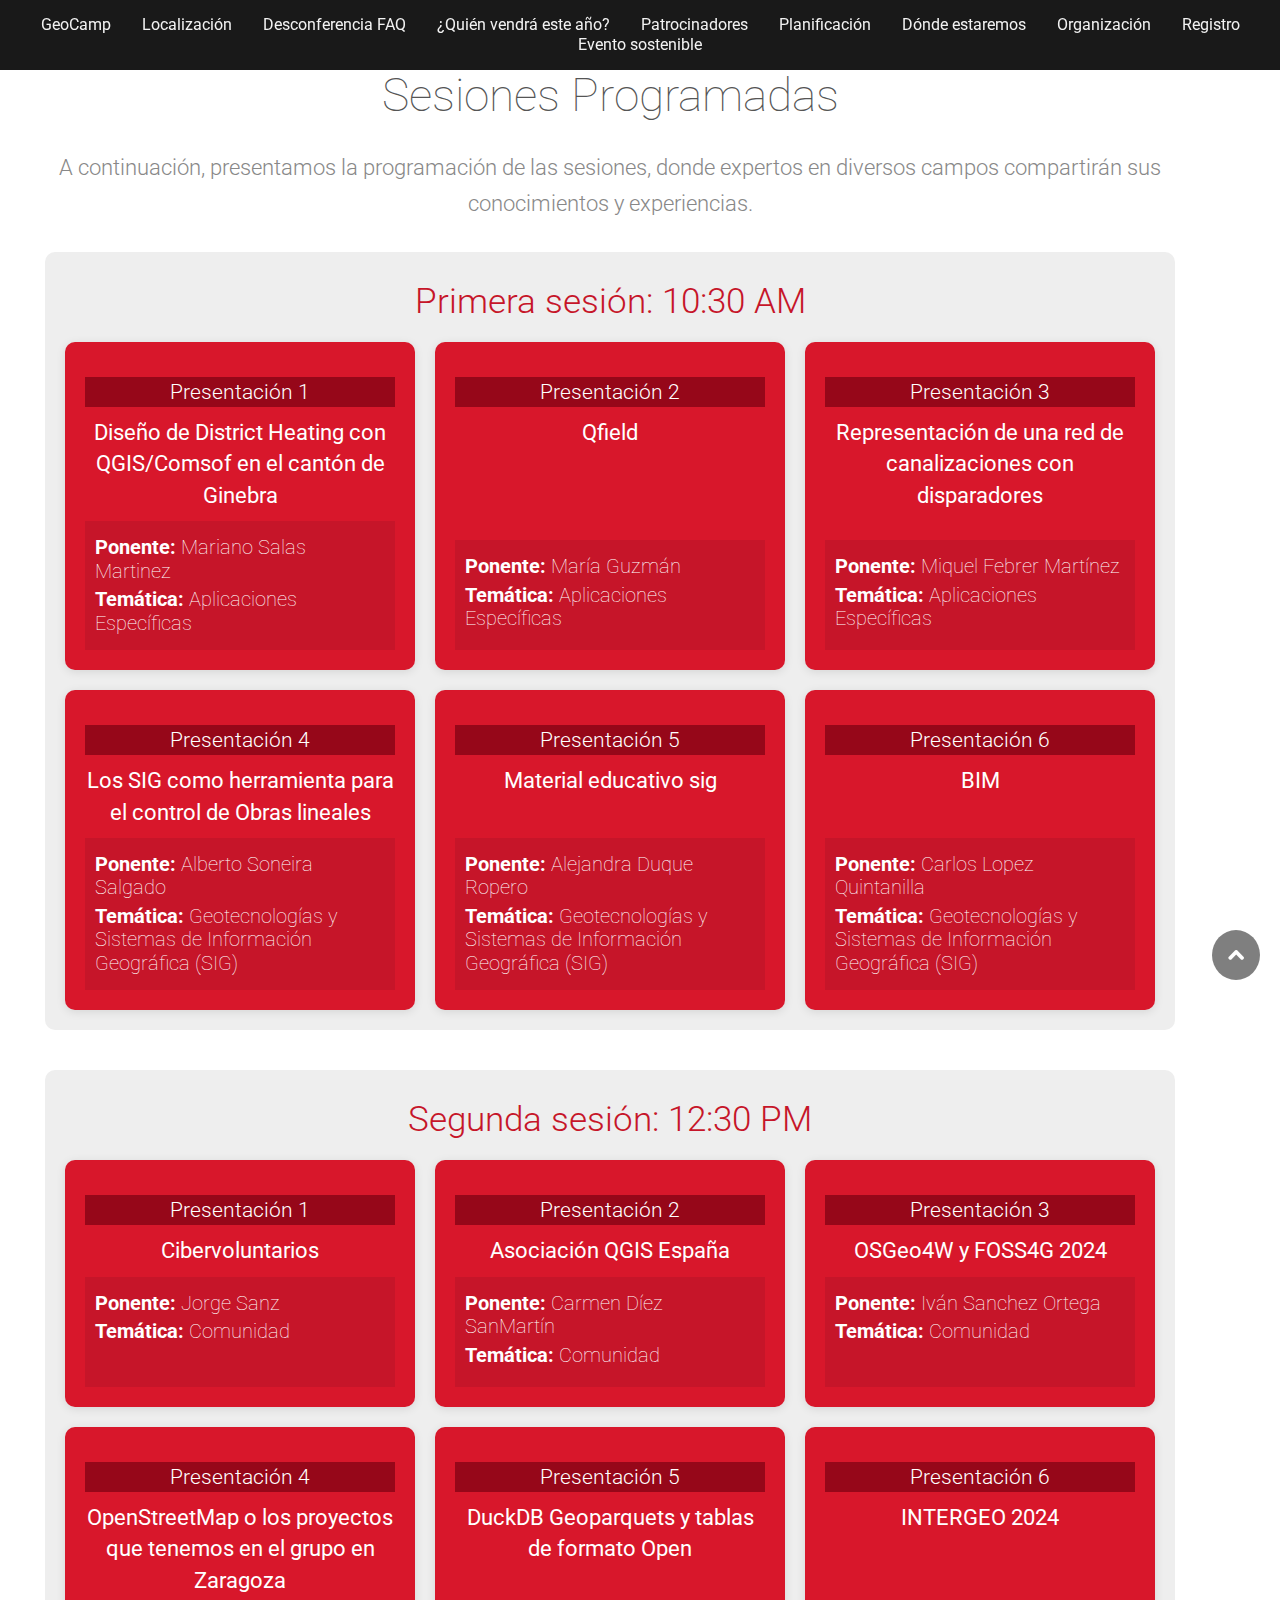
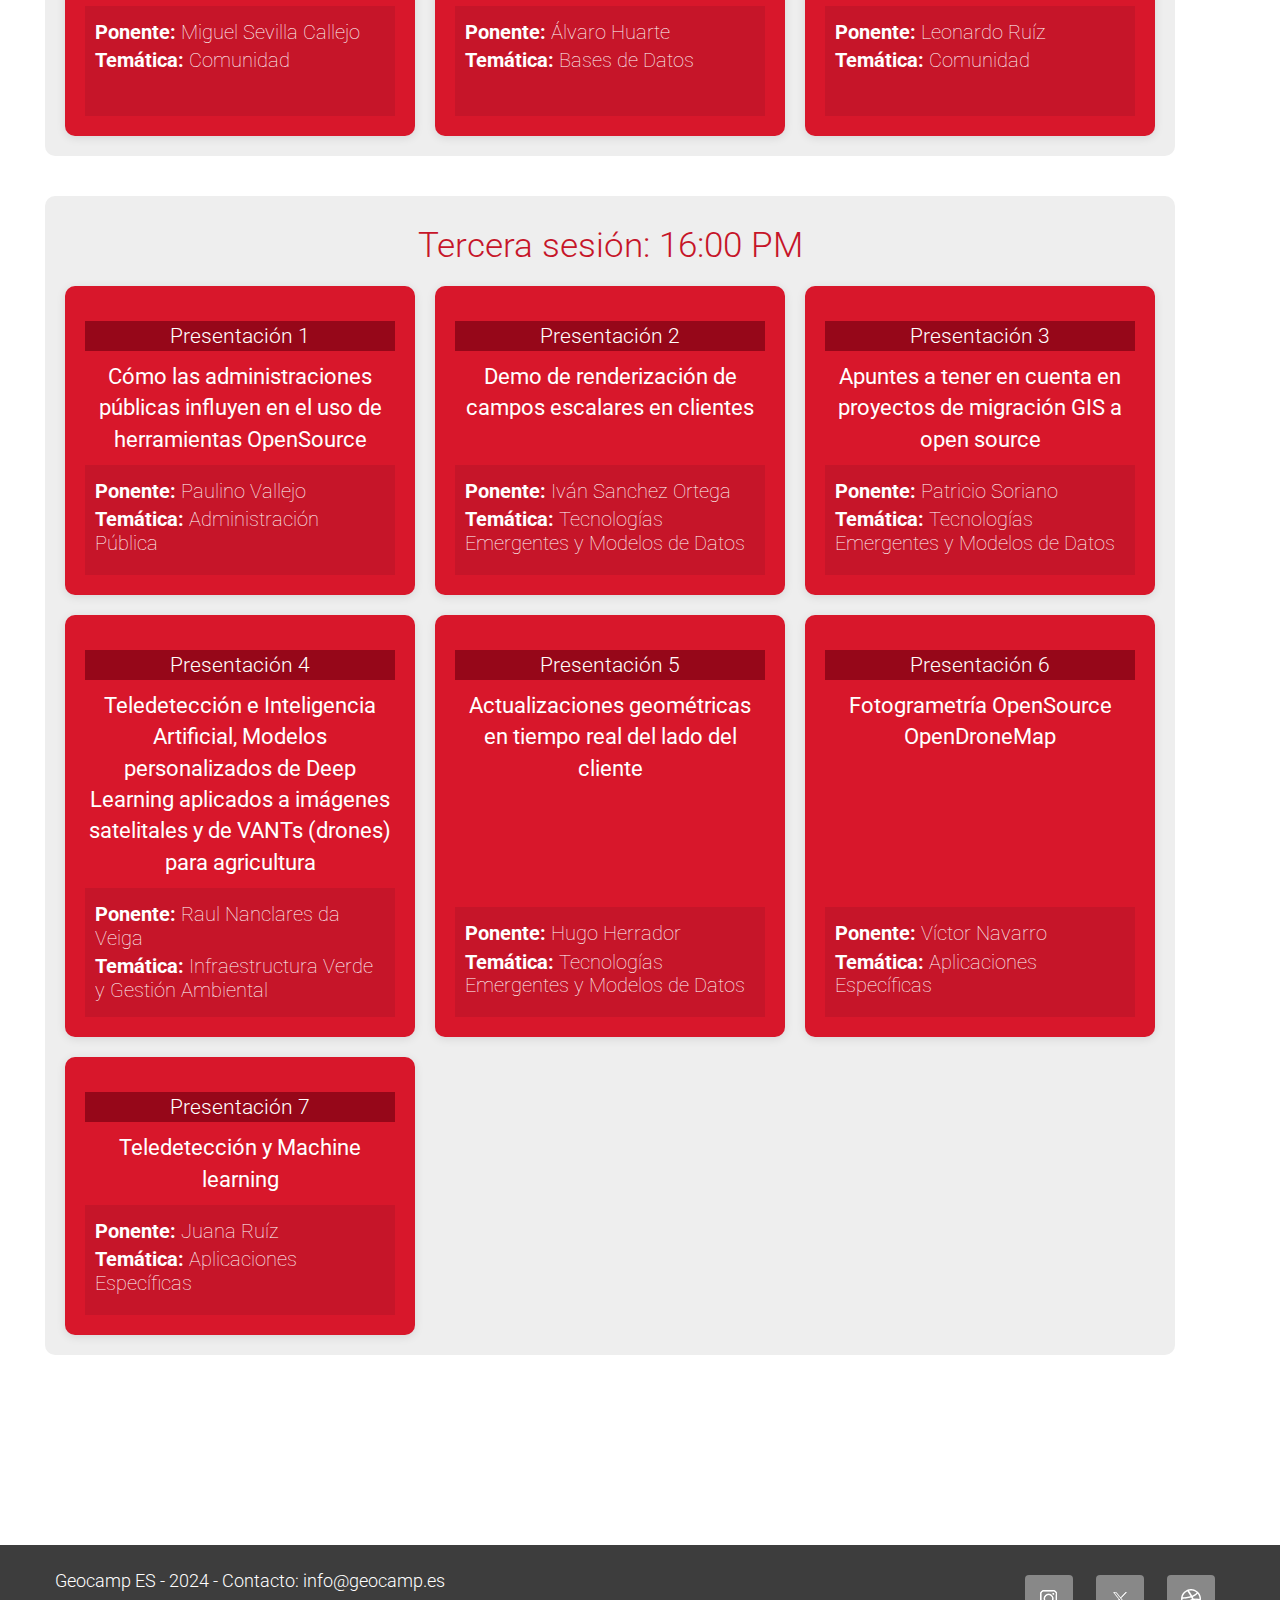
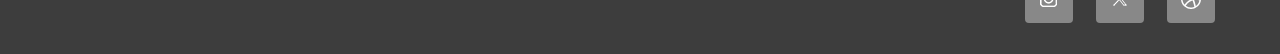
<file: sesiones.html>
<!DOCTYPE html>
<html lang="en">

<head>
  <meta content="text/html; charset=utf-8" http-equiv="content-type">
  <title>GeoCamp ES - 19 de Octubre - Pamplona</title>
  <meta name="viewport" content="width=device-width, initial-scale=1.0">

  <meta charset="UTF-8">
  <meta name="viewport" content="width=device-width, initial-scale=1.0">
  <meta name="description"
    content="GeoCamp ES es un congreso nacional del colectivo internacional Geoinquietos. Participa en nuestro evento anual sobre geociencias, datos abiertos, y software libre.">

  <!-- Metaetiquetas de Open Graph para redes sociales -->
  <meta property="og:title" content="GeoCamp ES 2024 - Congreso Nacional de Geoinquietos">
  <meta property="og:description"
    content="GeoCamp ES es un congreso nacional del colectivo internacional Geoinquietos. Participa en nuestro evento anual sobre geociencias, datos abiertos, y software libre.">
  <!-- Reemplaza con la URL real de una imagen representativa del evento -->
  <meta property="og:image" content="https://2024.geocamp.es/assets/img/logo_geocamp.svg">
  <meta property="og:url" content="https://2024.geocamp.es/">
  <meta property="og:type" content="website">

  <!-- Metaetiquetas de Twitter -->
  <meta name="twitter:card" content="summary_large_image">
  <meta name="twitter:title" content="GeoCamp ES 2024 - Congreso Nacional de Geoinquietos">
  <meta name="twitter:description"
    content="GeoCamp ES es un congreso nacional del colectivo internacional Geoinquietos. Participa en nuestro evento anual sobre geociencias, datos abiertos, y software libre.">
  <!-- Reemplaza con la URL real de una imagen representativa del evento -->
  <meta name="twitter:image" content="https://2024.geocamp.es/assets/img/logo_geocamp.svg">

  <!-- Metaetiquetas adicionales -->
  <meta name="keywords"
    content="GeoCamp ES, Geoinquietos, congreso de geociencias, geodatos abiertos, OpenStreetMap, INSPIRE, OSGeo, software libre">
  <meta name="author" content="GeoCamp ES">
  <link rel="canonical" href="https://2024.geocamp.es/">



  <!-- CSS -->
  <link rel="stylesheet"
    href="http://fonts.googleapis.com/css?family=Roboto:400,300,100,100italic,300italic,400italic,700,700italic">
  <link rel="stylesheet" href="assets/bootstrap/css/bootstrap.min.css">
  <link rel="stylesheet" href="assets/font-awesome/css/font-awesome.min.css">
  <link rel="stylesheet" href="assets/css/form-elements.css">
  <link rel="stylesheet" href="assets/ultimate-flat-social-icons/ultm-css/ultm-general.css">
  <link rel="stylesheet" href="assets/ultimate-flat-social-icons/ultm-css/ultm-sizes.css">
  <link rel="stylesheet" href="assets/ultimate-flat-social-icons/ultm-css/ultm-shapes.css">
  <link rel="stylesheet" href="assets/ultimate-flat-social-icons/ultm-css/ultm-bg-colors.css">
  <link rel="stylesheet" href="assets/ultimate-flat-social-icons/ultm-css/ultm-bg-images-48.css">
  <link rel="stylesheet" href="assets/ultimate-flat-social-icons/ultm-css/ultm-effects.css">
  <link rel="stylesheet" href="assets/css/style.css">
  <link rel="stylesheet" href="assets/css/media-queries.css">
  <!-- HTML5 shim, for IE6-8 support of HTML5 elements -->
  <!--[if lt IE 9]>
    <script src="http://html5shim.googlecode.com/svn/trunk/html5.js"></script>    <![endif]-->
  <!-- Favicon and touch icons -->
  <link rel="shortcut icon" href="assets/ico/favicon.ico">
  <link rel="apple-touch-icon-precomposed" sizes="144x144" href="assets/ico/apple-touch-icon-144-precomposed.png">
  <link rel="apple-touch-icon-precomposed" sizes="114x114" href="assets/ico/apple-touch-icon-114-precomposed.png">
  <link rel="apple-touch-icon-precomposed" sizes="72x72" href="assets/ico/apple-touch-icon-72-precomposed.png">
  <link rel="apple-touch-icon-precomposed" href="assets/ico/apple-touch-icon-57-precomposed.png">
</head>

<body>
  <!-- Modales -->
  <!-- para registro -->
  <div id="modal-registro" class="modal">
    <div class="modal-contenido">
      <a class="btn_cerrar" href="#">X</a>
      <h4>Registro</h4>
      <p>Próximamente os facilitaremos el enlace de registro.</p>
    </div>
  </div>

  <!-- Menu -->
  <div class="topnav" id="topnav">
    <a href="index.html#geoCamp">GeoCamp</a>
    <a href="index.html#localizacion">Localización</a>
    <a href="index.html#openspace">Desconferencia FAQ</a>
    <a href="index.html#whoscomming">¿Quién vendrá este año?</a>
    <a href="index.html#patrocinadores">Patrocinadores</a>
    <a href="index.html#planning">Planificación</a>
    <a href="index.html#mapa">Dónde estaremos</a>
    <a href="index.html#organizacion">Organización</a>
    <a href="https://www.eventbrite.es/e/entradas-geocampes-2024-927056239167" rel="noreferrer noopener"
      target="_blank">Registro</a>
    <a href="index.html#sostenible">Evento sostenible</a>
    <a href="#" class="icon bars">
      <i class="fa fa-bars"></i>
    </a>
  </div>



  <!-- boton scroll arriba -->
  <button class="scrollToTopBtn"><i class="fa fa-chevron-up"></i></button>

  <!-- Sesiones -->
  <div class="container" id="geoCamp">
    <div class="row">
      <div class="span12 subscribe">
        <h3>Sesiones Programadas</h3>
        <p>A continuación, presentamos la programación de las sesiones, donde expertos en diversos campos compartirán
          sus conocimientos y experiencias.</p>

<!-- inicio bloque sesiones ------------------------------------------------------------->

<div class="sesiones-container">

  <!-- Contenedor para la Sesión 1 -->
  <div class="sesion-group">
    <h2>Primera sesión: 10:30 AM</h2>
    <div class="sesiones-grid">

      <div class="sesion-card">
        <div class="sesion-header">
          <h4>Presentación 1</h4>
          <h3>Diseño de District Heating con QGIS/Comsof en el cantón de Ginebra</h3>
        </div>
        <div class="sesion-footer">
          <p class="descripcion"><strong>Ponente:</strong> Mariano Salas Martinez</p>
          <p><strong>Temática:</strong> Aplicaciones Específicas</p>
        </div>
      </div>

      <div class="sesion-card">
        <div class="sesion-header">
          <h4>Presentación 2</h4>
          <h3>Qfield</h3>
        </div>
        <div class="sesion-footer">
          <p class="descripcion"><strong>Ponente:</strong> María Guzmán</p>
          <p><strong>Temática:</strong> Aplicaciones Específicas</p>
        </div>
      </div>

      <div class="sesion-card">
        <div class="sesion-header">
          <h4>Presentación 3</h4>
          <h3>Representación de una red de canalizaciones con disparadores</h3>
        </div>
        <div class="sesion-footer">
          <p class="descripcion"><strong>Ponente:</strong> Miquel Febrer Martínez</p>
          <p><strong>Temática:</strong> Aplicaciones Específicas</p>
        </div>
      </div>

      <div class="sesion-card">
        <div class="sesion-header">
          <h4>Presentación 4</h4>
          <h3>Los SIG como herramienta para el control de Obras lineales</h3>
        </div>
        <div class="sesion-footer">
          <p class="descripcion"><strong>Ponente:</strong> Alberto Soneira Salgado</p>
          <p><strong>Temática:</strong> Geotecnologías y Sistemas de Información Geográfica (SIG)</p>
        </div>
      </div>

      <div class="sesion-card">
        <div class="sesion-header">
          <h4>Presentación 5</h4>
          <h3>Material educativo sig</h3>
        </div>
        <div class="sesion-footer">
          <p class="descripcion"><strong>Ponente:</strong> Alejandra Duque Ropero</p>
          <p><strong>Temática:</strong> Geotecnologías y Sistemas de Información Geográfica (SIG)</p>
        </div>
      </div>

      <div class="sesion-card">
        <div class="sesion-header">
          <h4>Presentación 6</h4>
          <h3>BIM</h3>
        </div>
        <div class="sesion-footer">
          <p class="descripcion"><strong>Ponente:</strong> Carlos Lopez Quintanilla</p>
          <p><strong>Temática:</strong> Geotecnologías y Sistemas de Información Geográfica (SIG)</p>
        </div>
      </div>

    </div>
  </div>

  <!-- Contenedor para la Sesión 2 -->
  <div class="sesion-group">
    <h2>Segunda sesión: 12:30 PM</h2>
    <div class="sesiones-grid">

    

      <div class="sesion-card">
        <div class="sesion-header">
          <h4>Presentación 1</h4>
          <h3>Cibervoluntarios</h3>
        </div>
        <div class="sesion-footer">
          <p class="descripcion"><strong>Ponente:</strong> Jorge Sanz</p>
          <p><strong>Temática: </strong> Comunidad</p>
        </div>
      </div>

      <div class="sesion-card">
        <div class="sesion-header">
          <h4>Presentación 2</h4>
          <h3>Asociación QGIS España</h3>
        </div>
        <div class="sesion-footer">
          <p class="descripcion"><strong>Ponente:</strong> Carmen Díez SanMartín</p>
          <p><strong>Temática:</strong> Comunidad</p>
        </div>
      </div>

      <div class="sesion-card">
        <div class="sesion-header">
          <h4>Presentación 3</h4>
          <h3>OSGeo4W y FOSS4G 2024</h3>
        </div>
        <div class="sesion-footer">
          <p class="descripcion"><strong>Ponente:</strong> Iván Sanchez Ortega</p>
          <p><strong>Temática:</strong> Comunidad</p>
        </div>
      </div>

      <div class="sesion-card">
        <div class="sesion-header">
          <h4>Presentación 4</h4>
          <h3>OpenStreetMap o los proyectos que tenemos en el grupo en Zaragoza</h3>
        </div>
        <div class="sesion-footer">
          <p class="descripcion"><strong>Ponente:</strong> Miguel Sevilla Callejo</p>
          <p><strong>Temática:</strong> Comunidad</p>
        </div>
      </div>

      <!-- <div class="sesion-card">
        <div class="sesion-header">
          <h4>Presentación 5</h4>
          <h3>Organización del evento y su enfoque sostenible</h3>
        </div>
        <div class="sesion-footer">
          <p class="descripcion"><strong>Ponente:</strong> Merche Villamedes</p>
          <p><strong>Temática:</strong> Sostenibilidad</p>
        </div>
      </div> -->

      <div class="sesion-card">
        <div class="sesion-header">
          <h4>Presentación 5</h4>
          <h3>DuckDB Geoparquets y tablas de formato Open</h3>
        </div>
        <div class="sesion-footer">
          <p class="descripcion"><strong>Ponente:</strong> Álvaro Huarte</p>
          <p><strong>Temática:</strong> Bases de Datos</p>
        </div>
      </div>

      <div class="sesion-card">
        <div class="sesion-header">
          <h4>Presentación 6</h4>
          <h3>INTERGEO 2024</h3>
        </div>
        <div class="sesion-footer">
          <p class="descripcion"><strong>Ponente:</strong> Leonardo Ruíz</p>
          <p><strong>Temática:</strong> Comunidad</p>
        </div>
      </div>

    </div>
  </div>

  <!-- Contenedor para la Sesión 3 -->
  <div class="sesion-group">
    <h2>Tercera sesión: 16:00 PM</h2>
    <div class="sesiones-grid">

      
      <div class="sesion-card">
        <div class="sesion-header">
          <h4>Presentación 1</h4>
          <h3>Cómo las administraciones públicas influyen en el uso de herramientas OpenSource</h3>
        </div>
        <div class="sesion-footer">
          <p class="descripcion"><strong>Ponente:</strong> Paulino Vallejo</p>
          <p><strong>Temática:</strong> Administración Pública</p>
        </div>
      </div>
      
      <div class="sesion-card">
        <div class="sesion-header">
          <h4>Presentación 2</h4>
          <h3>Demo de renderización de campos escalares en clientes</h3>
        </div>
        <div class="sesion-footer">
          <p class="descripcion"><strong>Ponente:</strong> Iván Sanchez Ortega</p>
          <p><strong>Temática:</strong> Tecnologías Emergentes y Modelos de Datos</p>
        </div>
      </div>

      

      <div class="sesion-card">
        <div class="sesion-header">
          <h4>Presentación 3</h4>
          <h3>Apuntes a tener en cuenta en proyectos de migración GIS a open source</h3>
        </div>
        <div class="sesion-footer">
          <p class="descripcion"><strong>Ponente:</strong> Patricio Soriano</p>
          <p><strong>Temática:</strong> Tecnologías Emergentes y Modelos de Datos</p>
        </div>
      </div>

      <div class="sesion-card">
        <div class="sesion-header">
          <h4>Presentación 4</h4>
          <h3>Teledetección e Inteligencia Artificial, Modelos personalizados de Deep Learning aplicados a imágenes satelitales y de VANTs (drones) para agricultura</h3>
        </div>
        <div class="sesion-footer">
          <p class="descripcion"><strong>Ponente:</strong> Raul Nanclares da Veiga</p>
          <p><strong>Temática:</strong> Infraestructura Verde y Gestión Ambiental</p>
        </div>
      </div>

      <div class="sesion-card">
        <div class="sesion-header">
          <h4>Presentación 5</h4>
          <h3>Actualizaciones geométricas en tiempo real del lado del cliente</h3>
        </div>
        <div class="sesion-footer">
          <p class="descripcion"><strong>Ponente:</strong> Hugo Herrador</p>
          <p><strong>Temática:</strong> Tecnologías Emergentes y Modelos de Datos</p>
        </div>
      </div>


      <div class="sesion-card">
        <div class="sesion-header">
          <h4>Presentación 6</h4>
          <h3>Fotogrametría OpenSource OpenDroneMap</h3>
        </div>
        <div class="sesion-footer">
          <p class="descripcion"><strong>Ponente:</strong> Víctor Navarro</p>
          <p><strong>Temática:</strong> Aplicaciones Específicas</p>
        </div>
      </div>


      <div class="sesion-card">
        <div class="sesion-header">
          <h4>Presentación 7</h4>
          <h3>Teledetección y Machine learning</h3>
        </div>
        <div class="sesion-footer">
          <p class="descripcion"><strong>Ponente:</strong> Juana Ruíz</p>
          <p><strong>Temática:</strong> Aplicaciones Específicas</p>
        </div>
      </div>

    </div>
  </div>

</div>



<!-- fin bloque de sesiones ------------------------------------------------------------>










      </div>
    </div>
  </div>


  <!-- Footer -->
  <footer>
    <div class="container">
      <div class="row">
        <div class="span7 footer-copyright">
          <p>
            Geocamp ES - 2024 - Contacto: info@geocamp.es
            <br>
          </p>
        </div>
        <div class="span5 footer-social">
          <a class="ultm ultm-instagram ultm-48 ultm-square ultm-gray-to-color"
            href="https://www.instagram.com/geocampes/" target="_blank" rel="noreferrer noopener"></a>
          <a class="ultm ultm-twitter ultm-48 ultm-square ultm-gray-to-color" href="http://twitter.com/geocampes"
            target="_blank" rel="noreferrer noopener"></a>
          <a class="ultm ultm-dribbble ultm-48 ultm-square ultm-gray-to-color" href="http://geocamp.es"></a>
        </div>
      </div>
    </div>
  </footer>
  <!-- Javascript -->
  <script src="assets/js/jquery-1.10.2.min.js"></script>
  <script src="assets/bootstrap/js/bootstrap.min.js"></script>
  <script src="assets/js/jquery.backstretch.min.js"></script>
  <script src="assets/js/jquery.countdown.min.js"></script>
  <script src="assets/twitter/jquery.tweet.min.js"></script>
  <script src="assets/js/scripts.js"></script>
  <script>
    (function (i, s, o, g, r, a, m) {
      i['GoogleAnalyticsObject'] = r;
      i[r] = i[r] || function () {
        (i[r].q = i[r].q || []).push(arguments)
      }, i[r].l = 1 * new Date();
      a = s.createElement(o),
        m = s.getElementsByTagName(o)[0];
      a.async = 1;
      a.src = g;
      m.parentNode.insertBefore(a, m)
    })(window, document, 'script', '//www.google-analytics.com/analytics.js', 'ga');

    ga('create', 'UA-49082676-1', 'geocamp.es');
    ga('send', 'pageview');
  </script>
</body>

</html>
</file>
<file: assets/css/form-elements.css>
input[type="text"], 
textarea {
    margin: 0;
    padding: 0 10px;
    background: #fff;
    border: 1px solid #eee;
    font-family: 'Roboto', sans-serif;
    font-size: 22px;
    font-weight: 300;
    line-height: 50px;
    color: #888;
    -moz-border-radius: 4px;
    -webkit-border-radius: 4px;
    border-radius: 4px;
    -moz-box-shadow: none;
    -webkit-box-shadow: none;
    box-shadow: none;
}

input[type="text"]:focus, 
textarea:focus {
    border: 1px solid #e8643e;
    -moz-box-shadow: none;
    -webkit-box-shadow: none;
    box-shadow: none;
}

input[type="text"]:-moz-placeholder, textarea:-moz-placeholder { color: #888; }
input[type="text"]:-ms-input-placeholder, textarea:-ms-input-placeholder { color: #888; }
input[type="text"]::-webkit-input-placeholder, textarea::-webkit-input-placeholder { color: #888; }


.subscribe button, 
.contact-form button {
    margin: 0;
    padding: 0;
    background: #e8643e;
    border: 0;
    font-family: 'Roboto', sans-serif;
    font-size: 22px;
    font-weight: 300;
    line-height: 52px;
    color: #fff;
    -moz-border-radius: 4px;
    -webkit-border-radius: 4px;
    border-radius: 4px;
    text-shadow: none;
    -moz-box-shadow: none;
    -webkit-box-shadow: none;
    box-shadow: none;
    -o-transition: all .3s;
    -moz-transition: all .3s;
    -webkit-transition: all .3s;
    -ms-transition: all .3s;
    transition: all .3s;
}

.subscribe button:hover, 
.contact-form button:hover {
    background: #eee;
    color: #888;
    -o-transition: all .3s;
    -moz-transition: all .3s;
    -webkit-transition: all .3s;
    -ms-transition: all .3s;
    transition: all .3s;
}

.subscribe button:active, 
.contact-form button:active {
    background: #eee;
    color: #888;
    -moz-box-shadow: none;
    -webkit-box-shadow: none;
    box-shadow: none;
}
</file>
<file: assets/ultimate-flat-social-icons/ultm-css/ultm-general.css>
.ultm {
	display: inline-block;
	margin: 10px;
	background-repeat: no-repeat;
	background-position: center center;
}
</file>
<file: assets/ultimate-flat-social-icons/ultm-css/ultm-sizes.css>
.ultm-48 {
	width: 48px;
	height: 48px;
}
</file>
<file: assets/ultimate-flat-social-icons/ultm-css/ultm-shapes.css>
/* Square */
.ultm-48.ultm-square {
	-moz-border-radius: 4px;
	-webkit-border-radius: 4px;
	border-radius: 4px;
}

/* Circle */
.ultm-48.ultm-circle {
	-moz-border-radius: 26px;
	-webkit-border-radius: 26px;
	border-radius: 26px;
}
</file>
<file: assets/ultimate-flat-social-icons/ultm-css/ultm-bg-colors.css>
.ultm-twitter, 
.ultm-twitter.ultm-gray-to-color:hover { background-color: #010101; }

.ultm-rss, 
.ultm-rss.ultm-gray-to-color:hover { background-color: #fcba55; }

.ultm-facebook, 
.ultm-facebook.ultm-gray-to-color:hover { background-color: #6686b7; }

.ultm-dribbble, 
.ultm-dribbble.ultm-gray-to-color:hover { background-color: #f5a1bb; }

.ultm-vimeo, 
.ultm-vimeo.ultm-gray-to-color:hover { background-color: #4bbae0; }

.ultm-pinterest, 
.ultm-pinterest.ultm-gray-to-color:hover { background-color: #ff5e63; }

.ultm-instagram, 
.ultm-instagram.ultm-gray-to-color:hover { background-color: #d43087; }

.ultm-linkedin, 
.ultm-linkedin.ultm-gray-to-color:hover { background-color: #50a6c1; }

.ultm-youtube-1, 
.ultm-youtube-1.ultm-gray-to-color:hover { background-color: #ee4442; }

.ultm-skype, 
.ultm-skype.ultm-gray-to-color:hover { background-color: #3cb0ee; }

.ultm-flickr-2, 
.ultm-flickr-2.ultm-gray-to-color:hover { background-color: #4c98ff; }

.ultm-myspace-2, 
.ultm-myspace-2.ultm-gray-to-color:hover { background-color: #30a8ed; }

.ultm-google-plus-1, 
.ultm-google-plus-1.ultm-gray-to-color:hover { background-color: #e55e4c; }

.ultm-digg-1, 
.ultm-digg-1.ultm-gray-to-color:hover { background-color: #16acdb; }

.ultm-deviantart, 
.ultm-deviantart.ultm-gray-to-color:hover { background-color: #6caf7e; }

.ultm-wordpress, 
.ultm-wordpress.ultm-gray-to-color:hover { background-color: #47a5cf; }

.ultm-github-1, 
.ultm-github-1.ultm-gray-to-color:hover { background-color: #b3b3b3; }

.ultm-stumbleupon, 
.ultm-stumbleupon.ultm-gray-to-color:hover { background-color: #ff7144; }

.ultm-behance, 
.ultm-behance.ultm-gray-to-color:hover { background-color: #2faee1; }

.ultm-tumblr, 
.ultm-tumblr.ultm-gray-to-color:hover { background-color: #476b89; }

.ultm-feedburner-1, 
.ultm-feedburner-1.ultm-gray-to-color:hover { background-color: #f5535a; }

.ultm-android, 
.ultm-android.ultm-gray-to-color:hover { background-color: #a3ca30; }

.ultm-apple, 
.ultm-apple.ultm-gray-to-color:hover { background-color: #b3b3b3; }

.ultm-email-1, 
.ultm-email-1.ultm-gray-to-color:hover { background-color: #35c7ed; }

.ultm-blogger, 
.ultm-blogger.ultm-gray-to-color:hover { background-color: #f39d38; }
</file>
<file: assets/ultimate-flat-social-icons/ultm-css/ultm-bg-images-48.css>
/* Devices with normal screens */
.ultm-48.ultm-twitter { background-image: url(../ultm-bg-images/20x20/x.png); }
.ultm-48.ultm-rss { background-image: url(../ultm-bg-images/20x20/rss.png); }
.ultm-48.ultm-facebook { background-image: url(../ultm-bg-images/20x20/facebook.png); }
.ultm-48.ultm-dribbble { background-image: url(../ultm-bg-images/20x20/dribbble.png); }
.ultm-48.ultm-vimeo { background-image: url(../ultm-bg-images/20x20/vimeo.png); }
.ultm-48.ultm-pinterest { background-image: url(../ultm-bg-images/20x20/pinterest.png); }
.ultm-48.ultm-instagram { background-image: url(../ultm-bg-images/20x20/instagram.png); }
.ultm-48.ultm-linkedin { background-image: url(../ultm-bg-images/20x20/linkedin.png); }
.ultm-48.ultm-youtube-1 { background-image: url(../ultm-bg-images/20x20/youtube-1.png); }
.ultm-48.ultm-skype { background-image: url(../ultm-bg-images/20x20/skype.png); }
.ultm-48.ultm-flickr-2 { background-image: url(../ultm-bg-images/20x20/flickr-2.png); }
.ultm-48.ultm-myspace-2 { background-image: url(../ultm-bg-images/20x20/myspace-2.png); }
.ultm-48.ultm-google-plus-1 { background-image: url(../ultm-bg-images/20x20/google-plus-1.png); }
.ultm-48.ultm-digg-1 { background-image: url(../ultm-bg-images/20x20/digg-1.png); }
.ultm-48.ultm-deviantart { background-image: url(../ultm-bg-images/20x20/deviantart.png); }
.ultm-48.ultm-wordpress { background-image: url(../ultm-bg-images/20x20/wordpress.png); }
.ultm-48.ultm-github-1 { background-image: url(../ultm-bg-images/20x20/github-1.png); }
.ultm-48.ultm-stumbleupon { background-image: url(../ultm-bg-images/20x20/stumbleupon.png); }
.ultm-48.ultm-behance { background-image: url(../ultm-bg-images/20x20/behance.png); }
.ultm-48.ultm-tumblr { background-image: url(../ultm-bg-images/20x20/tumblr.png); }
.ultm-48.ultm-feedburner-1 { background-image: url(../ultm-bg-images/20x20/feedburner-1.png); }
.ultm-48.ultm-android { background-image: url(../ultm-bg-images/20x20/android.png); }
.ultm-48.ultm-apple { background-image: url(../ultm-bg-images/20x20/apple.png); }
.ultm-48.ultm-email-1 { background-image: url(../ultm-bg-images/20x20/email-1.png); }
.ultm-48.ultm-blogger { background-image: url(../ultm-bg-images/20x20/blogger.png); }


/* Devices with high-resolution screens */
@media only screen and (-webkit-min-device-pixel-ratio: 1.5),
only screen and (-moz-min-device-pixel-ratio: 1.5),
only screen and (-o-min-device-pixel-ratio: 3/2),
only screen and (min-device-pixel-ratio: 1.5) {

	.ultm-48 { background-size: 20px 20px; }

	.ultm-48.ultm-twitter { background-image: url(../ultm-bg-images/40x40/x.png); }
	.ultm-48.ultm-rss { background-image: url(../ultm-bg-images/40x40/rss.png); }
	.ultm-48.ultm-facebook { background-image: url(../ultm-bg-images/40x40/facebook.png); }
	.ultm-48.ultm-dribbble { background-image: url(../ultm-bg-images/40x40/dribbble.png); }
	.ultm-48.ultm-vimeo { background-image: url(../ultm-bg-images/40x40/vimeo.png); }
	.ultm-48.ultm-pinterest { background-image: url(../ultm-bg-images/40x40/pinterest.png); }
	.ultm-48.ultm-instagram { background-image: url(../ultm-bg-images/40x40/instagram.png); }
	.ultm-48.ultm-linkedin { background-image: url(../ultm-bg-images/40x40/linkedin.png); }
	.ultm-48.ultm-youtube-1 { background-image: url(../ultm-bg-images/40x40/youtube-1.png); }
	.ultm-48.ultm-skype { background-image: url(../ultm-bg-images/40x40/skype.png); }
	.ultm-48.ultm-flickr-2 { background-image: url(../ultm-bg-images/40x40/flickr-2.png); }
	.ultm-48.ultm-myspace-2 { background-image: url(../ultm-bg-images/40x40/myspace-2.png); }
	.ultm-48.ultm-google-plus-1 { background-image: url(../ultm-bg-images/40x40/google-plus-1.png); }
	.ultm-48.ultm-digg-1 { background-image: url(../ultm-bg-images/40x40/digg-1.png); }
	.ultm-48.ultm-deviantart { background-image: url(../ultm-bg-images/40x40/deviantart.png); }
	.ultm-48.ultm-wordpress { background-image: url(../ultm-bg-images/40x40/wordpress.png); }
	.ultm-48.ultm-github-1 { background-image: url(../ultm-bg-images/40x40/github-1.png); }
	.ultm-48.ultm-stumbleupon { background-image: url(../ultm-bg-images/40x40/stumbleupon.png); }
	.ultm-48.ultm-behance { background-image: url(../ultm-bg-images/40x40/behance.png); }
	.ultm-48.ultm-tumblr { background-image: url(../ultm-bg-images/40x40/tumblr.png); }
	.ultm-48.ultm-feedburner-1 { background-image: url(../ultm-bg-images/40x40/feedburner-1.png); }
	.ultm-48.ultm-android { background-image: url(../ultm-bg-images/40x40/android.png); }
	.ultm-48.ultm-apple { background-image: url(../ultm-bg-images/40x40/apple.png); }
	.ultm-48.ultm-email-1 { background-image: url(../ultm-bg-images/40x40/email-1.png); }
	.ultm-48.ultm-blogger { background-image: url(../ultm-bg-images/40x40/blogger.png); }

}
</file>
<file: assets/ultimate-flat-social-icons/ultm-css/ultm-effects.css>
/* Gray to colored on hover */
.ultm-gray-to-color {
	background-color: #888;
	-o-transition: all .2s;
	-moz-transition: all .2s;
	-webkit-transition: all .2s;
	-ms-transition: all .2s;
	transition: all .2s;
}

/* Colored to gray on hover */
.ultm-color-to-gray {
	-o-transition: all .2s;
	-moz-transition: all .2s;
	-webkit-transition: all .2s;
	-ms-transition: all .2s;
	transition: all .2s;
}

.ultm-color-to-gray:hover {
	background-color: #888;
}
</file>
<file: assets/css/style.css>
:root {
    --primary: #c61529;
    --bg-primary: white;
    --secondary: #227093;
    --bg-secondary: black;

    --background: #eee;
    --highlight: #d1e9f4;
    --darklight: #333333;
    /* Theme color */
    --theme: var(--primary);
    --font-family: 'Roboto', sans-serif;
}

body {
    background: #fff;
    font-family: var(--font-family);
    font-weight: 300;
}

html {
    scroll-behavior: smooth;
}

strong {
    font-weight: 700;
}

p {
    font-size: 22px;
    line-height: 36px;
}

h3 {
    font-size: 46px;
    font-weight: 100;
    line-height: 50px;
}

a,
a:hover,
a:focus {
    color: var(--theme);
    text-decoration: none;
    -o-transition: all .3s;
    -moz-transition: all .3s;
    -webkit-transition: all .3s;
    -ms-transition: all .3s;
    transition: all .3s;
}

::-moz-selection {
    background: var(--theme);
    color: #fff;
    text-shadow: none;
}

::selection {
    background: var(--theme);
    color: #fff;
    text-shadow: none;
}





/* accordion */



.accordion .tab input {
    position: absolute;
    opacity: 0;
    z-index: -1;
}

.accordion .tab input:checked~.tab__content {
    max-height: 70rem;
}

.accordion {
    color: var(--theme);
    border: 2px solid;
    border-radius: 0.5rem;
    overflow: hidden;
    max-width: 78%;
    margin: 50px auto;
}

.accordion .tab__label,
.accordion .tab__close {
    display: flex;
    color: white;
    background: var(--theme);
    cursor: pointer;
    line-height: 1.1em;
}

.accordion .tab__label {
    justify-content: space-between;
    padding: 1rem;
    font-family: var(--font-family);
    font-weight: 300;
    font-size: 2em;
}

.accordion .tab__label::after {
    content: "\276F";
    width: 1em;
    height: 1em;
    /* text-align: center; */
    transform: rotate(90deg);
    transition: all 0.35s;
}

.accordion .tab input:checked+.tab__label::after {
    transform: rotate(270deg);
}

.accordion .tab__content {
    max-height: 0;
    overflow: hidden;
    transition: all 0.35s;
    text-align: left;
    background-color: rgba(0, 0, 0, 0.4);
    /* background-color: rgba(255,255,255, 1); */

}

.accordion .tab__content p {
    margin: 0;
    padding: 1rem;
    max-height: 70rem;
    color: white;
    /* color: black; */
    font-size: 1.1em;
    line-height: 1.32em;
}

.accordion .tab__close {
    justify-content: flex-end;
    padding: 0.5rem 1rem;
    font-size: 0.75rem;
}

.accordion div.tab label {
    margin-bottom: 0;
}

/* Arrow animation */
.tab input:not(:checked)+.tab__label:hover::after {
    animation: bounce .5s infinite;
}

@keyframes bounce {
    25% {
        transform: rotate(90deg) translate(.25rem);
    }

    75% {
        transform: rotate(90deg) translate(-.25rem);
    }
}


/* propon tema */
.accordion .propon-tema-container {
    margin: 1.5em auto;
    padding: .5em;
    text-align: center;
    margin-bottom: 10px !important;
}

.accordion .propon-tema {
    font-size: 1.5em;
    width: 300px;
    margin: .5em 0;
    padding: .4em;
    border: 1px solid var(--theme);
}



/***** Top menu *****/


.topnav {
    overflow: hidden;
    background-color: rgba(0, 0, 0, 0.9);
    text-align: center;

    position: fixed;
    top: 0;
    width: 100%;
    z-index: 1;
    transition: background-color 0.3s ease;
    padding: 15px 0;

}

.topnav a {
    /* float: center;
    display: block; */
    color: #f2f2f2;
    text-align: center;
    padding: 14px 14px;
    text-decoration: none;
    font-size: 16px;
    font-weight: bolder;
}

.topnav.responsive a:first-child {
    margin-top: 15px;
    width: 85%;
}

.topnav.responsive a.bars {
    margin-top: 20px;
}

.topnav a:hover {
    background-color: #ddd;
    color: black;
}

.active {
    background-color: #4CAF50;
    color: white;
}

.topnav .icon {
    display: none;
}

@media screen and (max-width: 1112px) {
    .topnav .bars {
        margin-right: 25px;
        padding: 5px;
    }

    /* .topnav a:not(:first-child) {display: none;} */
    .topnav a {
        display: none;
    }

    .topnav a.icon {
        float: right;
        display: block;
    }

    .topnav.responsive {
        position: relative;
    }

    .topnav.responsive .icon {
        position: absolute;
        right: 0;
        top: 0;
    }

    .topnav.responsive a {
        float: none;
        display: block;
        text-align: left;
    }

}

/* boton scroll up */
.scrollToTopBtn {
    background-color: rgba(0, 0, 0, 0.5);
    border-radius: 50%;

    border: none;
    color: white;
    cursor: pointer;
    font-size: 18px;
    line-height: 48px;
    width: 48px;

    position: fixed;
    bottom: 20px;
    right: 20px;
    z-index: 2;
    transform: translateY(100px);
    transition: all 0.5s ease;
}

.showBtn {
    opacity: 1;
    transform: translateY(0);
}


/* Anchor - Anclas */
#localizacion,
#openspace,
#whoscomming,
#patrocinadores,
#planning,
#mapa,
#registro {
    scroll-margin-top: 50px;
}

/***** Coming Soon *****/

.coming-soon {
    margin: 0 auto;
    text-align: center;
    color: #fff;
}

.inner-bg {
    padding: 75px 0 40px 0;
}

/* .coming-soon .logo {
    padding-bottom: 20px;
} */

.coming-soon .logo h1 {
    margin: 0;
}

.coming-soon .logo {
    display: inline-block;
    height: 250px;
    width: 100%;
    background: url(../img/logo_geocamp.svg) center center no-repeat;
    text-indent: -99999px;
    background-size: contain;
}

.coming-soon h2 {
    color: #e8e8e8;
    font-size: 50px;
    font-weight: bold;
}

.coming-soon h3 {
    color: #e8e8e8;
    font-size: 28px;
    font-weight: bold;
}

.coming-soon p {
    margin: 40px 0 10px 0;
    padding: 0 320px;
    font-size: 22px;
    line-height: 36px;
}

.timer {
    margin-top: 60px;
}

.timer .days-wrapper,
.timer .hours-wrapper,
.timer .minutes-wrapper,
.timer .seconds-wrapper {
    display: inline-block;
    width: 160px;
    height: 140px;
    margin: 0 10px;
    padding-top: 20px;
    border: 1px solid #fff;
    font-size: 18px;
    -moz-border-radius: 85px;
    -webkit-border-radius: 85px;
    border-radius: 85px;
    cursor: pointer;
    -o-transition: all .3s;
    -moz-transition: all .3s;
    -webkit-transition: all .3s;
    -ms-transition: all .3s;
    transition: all .3s;
}

.timer .days-wrapper:hover,
.timer .hours-wrapper:hover,
.timer .minutes-wrapper:hover,
.timer .seconds-wrapper:hover {
    background: var(--theme);
    border: 1px solid var(--theme);
    -o-transition: all .3s;
    -moz-transition: all .3s;
    -webkit-transition: all .3s;
    -ms-transition: all .3s;
    transition: all .3s;
}

.timer .days,
.timer .hours,
.timer .minutes,
.timer .seconds {
    font-size: 80px;
    font-weight: 100;
    line-height: 90px;
}

.coming-soon p.top-arrow {
    margin-top: 50px;
    font-size: 36px;
}

.coming-soon p.top-arrow i {
    position: relative;
    width: 100px;
    height: 37px;
    overflow: hidden;
    cursor: pointer;
}

.coming-soon p.top-arrow i:before {
    position: absolute;
    top: 0;
    left: 33.5px;
}

.coming-soon p.top-arrow i:after {
    content: "scroll down";
    position: absolute;
    top: -30px;
    left: 0;
    width: 100px;
    font-family: var(--font-family);
    font-size: 18px;
    font-weight: 300;
}

.coming-soon p.top-arrow i:before,
.coming-soon p.top-arrow i:after {
    -o-transition: all .3s;
    -moz-transition: all .3s;
    -webkit-transition: all .3s;
    -ms-transition: all .3s;
    transition: all .3s;
}

.coming-soon p.top-arrow i:hover:before {
    top: 40px;
}

.coming-soon p.top-arrow i:hover:after {
    top: 10px;
}


/***** Subscription form *****/

.subscribe {
    margin: 60px auto;
    text-align: center;
}

.subscribe h3 {
    font-size: 46px;
    font-weight: 100;
    color: #555;
    line-height: 50px;
}

.subscribe p {
    margin-top: 30px;
    font-size: 22px;
    color: #888;
    line-height: 36px;
}

.subscribe form {
    margin-top: 40px;
}

.subscribe form input {
    width: 340px;
    height: 50px;
}

.subscribe form button {
    width: 130px;
    height: 52px;
}

.success-message,
.error-message {
    font-size: 22px;
    color: #888;
    line-height: 36px;
}

.success-message {
    margin: 20px 0 10px 0;
}

.error-message {
    margin: 10px 0;
    color: var(--theme);
}


/***** About the new site *****/

.about-container {
    margin: 60px auto 0 auto;
    padding-bottom: 60px;
    color: #FFF;
    text-align: center;
}

.about {
    margin-top: 60px;
    padding-bottom: 10px;
}

.about h3 {
    font-size: 46px;
    font-weight: 100;
    line-height: 50px;
}

.about p {
    margin-top: 30px;
    padding: 0 120px;
    font-size: 22px;
    line-height: 36px;
}

.about-box-1 {
    margin-top: 30px;
}

.about-box-1 a {
    color: #ffffff;
}

.about-box-1 h4 {
    padding: 10px 0;
    font-size: 30px;
    font-weight: 300;
    line-height: 34px;
    color: #ffffff;
}

.about-box-1 p {
    font-size: 18px;
    line-height: 32px;
}

.about-box-1 .about-box-1-icon {
    width: 140px;
    height: 98px;
    margin: 0 auto;
    padding-top: 42px;
    background: var(--theme);
    border: 1px solid var(--theme);
    font-size: 56px;
    -moz-border-radius: 85px;
    -webkit-border-radius: 85px;
    border-radius: 85px;
    cursor: pointer;
    -o-transition: all .3s;
    -moz-transition: all .3s;
    -webkit-transition: all .3s;
    -ms-transition: all .3s;
    transition: all .3s;
}

.about-box-1 .about-box-1-icon:hover {
    background: none;
    border: 1px solid #fff;
    -o-transition: all .3s;
    -moz-transition: all .3s;
    -webkit-transition: all .3s;
    -ms-transition: all .3s;
    transition: all .3s;
}

/* filtro para google maps invierte colores */
.googlemap {
    filter: invert(90%) hue-rotate(180deg);
}


/***** Testimonials *****/

.testimonials {
    margin-top: 60px;
    padding-bottom: 70px;
    text-align: center;
}

.testimonials h3 {
    font-size: 46px;
    font-weight: 100;
    color: #555;
    line-height: 50px;
}

.testimonials p {
    margin-top: 30px;
    font-size: 22px;
    color: #888;
    line-height: 36px;
}

.testimonial-single {
    display: inline-block;
}

.testimonial-single p {
    display: none;
}

.testimonial-single-image {
    display: inline-block;
    width: 58px;
    margin: 0 5px 10px 5px;
}

.testimonial-single-image img {
    width: 100%;
    opacity: 0.5;
    cursor: pointer;
    -moz-border-radius: 4px;
    -webkit-border-radius: 4px;
    border-radius: 4px;
    -o-transition: all .3s;
    -moz-transition: all .3s;
    -webkit-transition: all .3s;
    -ms-transition: all .3s;
    transition: all .3s;
}

.testimonial-active {
    padding-bottom: 20px;
}

.testimonial-quote {
    font-family: Georgia, serif;
    font-size: 90px;
    line-height: 70px;
    color: #ccc;
}


/***** Who's behind this *****/

.whos-behind-container {
    margin: 0 auto;
    padding-bottom: 60px;
    color: white;
    text-align: center;
    background-color: var(--highlight);
}

.whos-behind-container a {
    color: rgb(236, 191, 55);
    font-weight: bold;
}

.whos-behind-container a:hover {
    color: white;
}

.whos-behind-logo {
    width: 500px;
    margin-top: 25px;
}

@media screen and (max-width: 550px) {
    .whos-behind-logo {
        width: 94%;
    }

}



.whos-comming {
    margin-top: 60px;
    padding-bottom: 10px;
}

.whos-comming h3 {
    font-size: 46px;
    font-weight: 100;
    line-height: 50px;
}

.whos-comming p {
    margin-top: 30px;
    padding: 0 120px;
    font-size: 22px;
    line-height: 36px;
}

.whos-behind {
    margin-top: 60px;
    padding-bottom: 10px;
}

.whos-behind h3 {
    font-size: 46px;
    font-weight: 100;
    line-height: 50px;
}

.whos-behind p {
    margin-top: 30px;
    padding: 0 120px;
    font-size: 22px;
    line-height: 36px;
}

.whos-behind-box-1 {
    margin-top: 30px;
}

.whos-behind-box-1 h4 {
    padding: 10px 0 0 0;
    font-size: 30px;
    font-weight: 100;
    line-height: 34px;
}

.whos-behind-box-1 h5 {
    padding-bottom: 7px;
    font-size: 15px;
    font-weight: 300;
    line-height: 22px;
    text-transform: uppercase;
}

.whos-behind-box-1 p {
    font-size: 18px;
    line-height: 32px;
}

.whos-behind-box-1 .whos-behind-photo {
    position: relative;
    width: 142px;
    height: 142px;
    margin: 0 auto;
    overflow: hidden;
    cursor: pointer;
}

.whos-behind-box-1 .whos-behind-photo img {
    width: 100%;
    -moz-border-radius: 85px;
    -webkit-border-radius: 85px;
    border-radius: 85px;
}

.whos-behind-box-1 .whos-behind-photo .whos-behind-social {
    position: absolute;
    top: -150px;
    left: 0;
    width: 142px;
    height: 84px;
    padding-top: 58px;
    background: var(--theme);
    opacity: 0;
    -moz-border-radius: 85px;
    -webkit-border-radius: 85px;
    border-radius: 85px;
    -o-transition: all .4s;
    -moz-transition: all .4s;
    -webkit-transition: all .4s;
    -ms-transition: all .4s;
    transition: all .4s;
}

.whos-behind-box-1 .whos-behind-photo:hover .whos-behind-social {
    top: 0;
    opacity: 1;
}

.whos-behind-box-1 .whos-behind-photo .whos-behind-social,
.whos-behind-box-1 .whos-behind-photo .whos-behind-social a,
.whos-behind-box-1 .whos-behind-photo .whos-behind-social a:hover {
    font-size: 18px;
    color: #fff;
    line-height: 20px;
}

.whos-behind-box-1 .whos-behind-photo .whos-behind-social a {
    margin: 0 4px;
}




/** Planning **/

.planning-container {
    margin: 0 auto;
    padding-bottom: 60px;
    color: #ffffff;
    text-align: center;
    background-color: #f2e9a0 !important;
}

.planning {
    margin-top: 60px;
    padding-bottom: 10px;
}

.planning h3 {
    font-size: 46px;
    font-weight: 100;
    line-height: 50px;
}

.planning p {
    margin-top: 30px;
    padding: 0 15px;
    font-size: 22px;
    line-height: 36px;
}

/** Camiseta **/
.camiseta-container {
    text-align: center;
    padding-bottom: 80px;
    color: #FFF;
}


.text--bold {
    font-weight: 500 !important;
}

.accordionPanel-icon,
.accordionPanel-label,
.button,
.buttonPersonality,
.goingButton,
.notification,
.toggleButton-label {
    -moz-user-select: none;
    -ms-user-select: none;
    -webkit-user-select: none;
    cursor: pointer;
    text-decoration: none !important;
    user-select: none;
}


.button--primary {
    background: var(--theme);
    color: #fff;
}

.button--primary:visited {
    background: var(--theme);
    color: white;
}

button {
    color: inherit;
    text-decoration: none;
}

.button {
    -ms-flex-align: center;
    -ms-flex-direction: row;
    -ms-flex-pack: center;
    -webkit-appearance: none;
    -webkit-box-align: center;
    -webkit-box-direction: normal;
    -webkit-box-orient: horizontal;
    -webkit-box-pack: center;
    -webkit-box-sizing: border-box;
    -webkit-transition: background .15s;
    align-items: center;
    border: 4px solid var(--theme);
    border-radius: 4px;
    box-sizing: border-box;
    color: var(--bg-primary);
    display: -webkit-inline-box;
    display: -ms-inline-flexbox;
    display: inline-flex;
    flex-direction: row;
    font-size: 1.6em;
    justify-content: center;
    line-height: 1.6;
    outline: 0;
    padding: 10px 40px;
    transition: background .15s;
    vertical-align: middle;
    width: 300px;
}

.button:hover {
    filter: brightness(150%);
    color: white;
}



/** Organizadores **/

.organizadores-container {
    text-align: center;
    padding-bottom: 80px;
    /*  height: 500px;*/
}


.organizadores-container .whos-behind-box-1 {
    display: flex;
    /* Usa flexbox */
    justify-content: space-between;
    /* Distribuye los elementos con espacio entre ellos */
    align-items: center;
    /* Centra verticalmente los elementos */
}



.registro-container {
    text-align: center;
    height: 515px;
    color: white;
}

.mapa-container {
    width: 100%;
    margin-top: 0px;
    color: #fff;
    text-align: center;
    height: 600px;
}

.mapa-container iframe {
    height: 600px;
}

@media (max-width: 600px) {
    .mapa-container {
        height: 400px;
    }

    .mapa-container iframe {
        height: 400px;
    }
}

.map {
    /*
    height: 350px;
    margin: 0;
    padding: 15px;*/
}

/** Latest tweets **/

.latest-tweets {
    margin-top: 40px;
}

.latest-tweets h4 {
    padding: 0 0 10px 0;
    font-size: 30px;
    font-weight: 100;
    line-height: 34px;
}

.latest-tweets p {
    font-size: 18px;
    line-height: 32px;
    word-wrap: break-word;
}

.latest-tweets a,
.latest-tweets a:focus {
    color: #fff;
}

.latest-tweets a:hover {
    color: var(--theme);
}

.latest-tweets ul {
    margin: 20px 0 0 0;
}

.latest-tweets li {
    margin: 0 5px;
    display: inline-block;
    list-style: none;
}

.latest-tweets li .tweet_nav {
    display: inline-block;
    width: 10px;
    height: 10px;
    background: #fff;
    background: rgba(255, 255, 255, 0.6);
    cursor: pointer;
    -moz-border-radius: 5px;
    -webkit-border-radius: 5px;
    border-radius: 5px;
    -o-transition: all .3s;
    -moz-transition: all .3s;
    -webkit-transition: all .3s;
    -ms-transition: all .3s;
    transition: all .3s;
}


/***** How to contact us *****/

.contact {
    margin-top: 60px;
    padding-bottom: 20px;
    text-align: center;
}

.contact h3 {
    font-size: 46px;
    font-weight: 100;
    color: #555;
    line-height: 50px;
}

.contact p {
    margin-top: 30px;
    padding: 0 120px;
    font-size: 22px;
    color: #888;
    line-height: 36px;
}

.contact-form,
.contact-address {
    padding-bottom: 80px;
}

.contact-form h4,
.contact-address h4 {
    padding: 0 0 10px 0;
    font-size: 30px;
    font-weight: 100;
    color: #555;
    line-height: 34px;
}

.contact-form p {
    margin: 15px 0 0 0;
    font-size: 18px;
    color: #888;
    line-height: 32px;
}

.contact-form form {
    margin: 15px 0 0 0;
}

.contact-form form input,
.contact-form form textarea {
    width: 90%;
    height: 50px;
    margin-bottom: 20px;
}

.contact-form form textarea {
    height: 160px;
}

.contact-form form button {
    width: 130px;
    height: 52px;
}

.contact-form form .contact-error {
    border-color: var(--theme);
}

.contact-address {
    height: 100px;
    margin: 15px 0 40px 0;
}

.contact-address p {
    margin-bottom: 5px;
    font-size: 18px;
    color: #888;
    line-height: 32px;
}

.contact-address p i {
    padding-right: 15px;
    font-size: 24px;
    color: #ccc;
    vertical-align: middle;
}

/***** Tshits ******/

.tshirt_label {
    font-size: 1.3em;
}

span.important {
    border-bottom: var(--theme) 2px solid;
}

.buy_block {
    position: relative;
    left: -50px;
}


/***** Footer *****/

footer {
    padding: 20px 0 16px 0;
    background: #3d3d3d;
}

.footer-copyright p {
    margin: 0;
    font-size: 18px;
    line-height: 32px;
    color: white;
}

.footer-social {
    text-align: right;
}

/* filtro hero   */
.overlay {
    display: block;
    background: rgba(0, 0, 0, 0.8);
    position: absolute;
    height: 100%;
    width: 100%;
    z-index: -9999;
}


/* patrocinadores */
.patrocinadores-container,
.colaboradores-container {
    /* max-width: 1400px; - cambiar según columnas patrocinadores */
    max-width: 1200px;
    /* Limita el ancho del contenedor a 1000px */
    margin: auto;
    /* Centra el contenedor horizontalmente */
}

/* .patrocinadores {
    display: grid;
    grid-template-columns: repeat(5, 1fr);
    gap: 40px;
    margin: 10px;
    justify-content: center;

} */

#sesiones {
    background-color: #000; /* Color de fondo negro */
    padding: 40px; /* Espaciado interno */
    text-align: center; /* Centrar el contenido */
    color: white; /* Color del texto blanco */
    width: auto;
}


#sesiones p {
    margin-bottom: 20px; /* Espaciado inferior para el párrafo */
}


.sesiones-container {
    max-width: 1200px; /* Ancho máximo para el contenedor */
    margin: 0 auto; /* Centrar el contenedor */
    padding: 20px; /* Espaciado interno */
    background-color: #fff; /* Fondo blanco */
}

/* Cada grupo de sesiones con su título */
.sesion-group {
    margin-bottom: 40px; /* Espacio entre cada grupo */
    background-color: #eee;
    padding: 20px;
    border-radius: 10px; /* Esquinas redondeadas */
    transition: transform 0.3s; /* Efecto de transformación al pasar el ratón */
    text-align: center;
}

.sesion-group h2 {
    font-size: 2.5em;
    margin-bottom: 20px;
    color: var(--primary); /* Color del título de cada sesión */
    text-align: left; /* Alineación del título */
    padding: 0 5px;
    text-align: center;
    font-weight: 300;
}

/* Grid para las fichas */
.sesiones-grid {
    display: grid; /* Usar grid para las fichas */
    grid-template-columns: repeat(3, 1fr); /* Tres columnas */
    gap: 20px; /* Espacio entre fichas */
}

.sesion-card {
    display: flex; /* Usar Flexbox para la tarjeta */
    flex-direction: column; /* Colocar los elementos en columna */
    justify-content: space-between; /* Espaciado entre los elementos */
    background-color: #d8172b; /* Fondo de la ficha */
    color: white; /* Color de texto */
    padding: 20px; /* Espaciado interno */
    border-radius: 10px; /* Esquinas redondeadas */
    box-shadow: 0 2px 10px rgba(0, 0, 0, 0.1); /* Sombra */
    transition: transform 0.3s; /* Efecto de transformación al pasar el ratón */
}

.sesion-card:hover {
    transform: translateY(-5px); /* Levantar la ficha al pasar el ratón */
}

/* Estilos para los encabezados */
.sesiones-container .sesiones-grid h4 {
    font-size: 1.5em; 
    margin-top: 15px; 
    color: white;
    font-weight: 300;
    background-color:#960719;
    padding: 5px;
}

.sesiones-container .sesiones-grid h3 {
    margin: 10px 0; 
    font-size: 1.6em; 
    color: white;
    font-weight: bolder;
    line-height: 1.4;
}

.sesion-footer {
    background-color: var(--primary);
    padding: 10px;
    min-height: 90px;

}

.sesion-footer p {
    margin: 5px 0; /* Espacio entre párrafos */
    color: white; /* Color del texto en el pie */
    font-weight: 100;
    line-height: 1.2em;
    font-size: 1.4em;
    text-align: left !important;
}

@media (max-width: 975px) {
    .sesiones-grid {
        grid-template-columns: 1fr 1fr; 
    }
}

/* Estilos responsivos */
@media (max-width: 768px) {
    .sesiones-grid {
        grid-template-columns: 1fr; /* Asegura que las tarjetas ocupen toda la anchura en móvil */
    }
}

@media screen and (max-width: 650px) {
    iframe {
        width: 96%;
    }

    h3 {
        font-size: 36px;
      }

      #sesiones{
        padding: 5px;
      }

}












.patrocinadores {
    display: grid;
    grid-template-columns: repeat(3, 1fr);
    grid-gap: 120px;
    /* Espacio entre las imágenes */
    grid-auto-flow: row dense;
    /* Asegura que las filas se llenen antes de pasar a la siguiente columna */
    justify-items: center;
    /* Centra los elementos horizontalmente en sus celdas */
    align-items: center;
    /* Centra los elementos verticalmente en sus celdas */
    padding: 0 50px;
    margin: 0 auto !important;
}

/* Estilos base para pantallas grandes */
.patrocinadores>* {
    box-sizing: border-box;
    text-align: center;
}

/* Estilos para pantallas medianas */
@media (max-width: 1200px) {
    .patrocinadores {
        grid-template-columns: repeat(3, 1fr);
        /* Ajusta el número de columnas para pantallas medianas */
    }
}

/* Estilos para pantallas pequeñas */
@media (max-width: 900px) {
    .patrocinadores {
        grid-template-columns: repeat(2, 1fr);
        /* Ajusta el número de columnas para pantallas pequeñas */
    }
}

/* Estilos para pantallas muy pequeñas (móviles) */
@media (max-width: 600px) {
    .patrocinadores {
        grid-template-columns: repeat(1, 1fr);
        /* Solo una columna para pantallas muy pequeñas */
        gap: 20px;
    }

    .patrocinadores-container, .colaboradores-container {
        padding: 0 20px;
    }
}










.colaboradores {
    display: grid;
    grid-template-columns: repeat(1, 1fr);
    gap: 40px;
    margin: 10px;
    margin-bottom: 50px;
    justify-content: center;

}

.patrocinadores a,
.colaboradores a {
    display: block;
    text-align: center;
}

.patrocinadores img,
.colaboradores img {
    width: 100%;
    height: 90px;
    /* Altura deseada */
    object-fit: contain;
    /* Ajusta la imagen manteniendo su proporción */
}

.patrocinadores-container h3,
.colaboradores-container h3 {
    text-align: center;
    padding-top: 50px;
    font-family: var(--font-family);
}

.patrocinadores-container p,
.colaboradores-container p {
    text-align: center;
    margin-bottom: 20px;
    /* Espacio entre el título y la descripción */
}

/* .fwpl-item.html-imagen-entidad-url {
    text-align: center;
} */


/* modal para registro y otros */
.modal-contenido {
    background-color: var(--secondary);
    color: white;
    width: 400px;
    margin: 15% auto;
    position: relative;
    border-radius: 5px;
    padding: 20px 30px;
    min-height: 200px;
}

.modal {
    background-color: rgba(0, 0, 0, 0);

    opacity: 0;
    pointer-events: none;
    transition: all 1s;
    z-index: 9;
}

#modal-registro:target {
    opacity: 1;
    pointer-events: auto;

}

.btn_cerrar {
    text-decoration: none;
    background-color: var(--secondary);
    padding: 5px 8px;
    font-weight: bolder;
    position: absolute;
    top: 15px;
    right: 15px;
    color: white;
}

/* bloque sostenible */

footer{
    margin-top: 70px;
  }

.sostenible-container{
    text-align: center;
    background-color: #dcf6bd;
    
  }

  .contenedor-sostenible {
    display: flex;
    flex-wrap: wrap;
    gap: 20px;
    text-align: left;
    padding-bottom: 50px;
}

.columna-sostenible {
    flex: 1 1 45%;
    min-width: 300px;
    color: #3f4739;

}
.ancho-completo-sostenible {
    flex: 1 1 100%;
}

/* h2 {
    padding-top: 50px;
    color:#349d28;
    display: flex;
    align-items: center;
} */

svg {
    width: 40px; /* Ajusta el tamaño del ícono aquí */
    height: 40px; /* Ajusta el tamaño del ícono aquí */
    margin-right: 8px; /* Espacio entre el ícono y el título */
    fill: #349d28;

}

.planning-container h1 {
    text-align: center;
    color: #333;
    margin-bottom: 20px;
  }
  
  .planning-container .schedule {
    list-style-type: none;
    padding-right: 20px;
  }
  
  .planning-container .schedule li {
    margin-bottom: 20px;
    padding: 15px;
    border-left: 5px solid red;
    background-color: #f9f9f9;
    border-radius: 8px;
    box-shadow: 0px 3px 6px rgba(0, 0, 0, 0.1);
  }
  
  .planning-container .time {
    font-weight: bold;
    color: #0F0B09;
    font-size: 1.2em;
  }
  
  .planning-container .title {
    margin-top: 5px;
    font-weight: bold;
    color: #333;
  }
  
  .planning-container .description {
    color: #555;
  }
  
  .planning-container .highlight {
    background-color: red;
    color: white;
    padding: 2px 6px;
    border-radius: 3px;
  }

/* 
  #sostenible, .ancho-completo-sostenible{
    padding: auto 20px;
  }
  .ancho-completo-sostenible, #whoscomming, .whos-behind-box-1 h5{
    padding: 20px;
  } */


  
 
  #whoscomming, .whos-behind-box-1 h5{
    padding: 20px;
  }
  .contenedor-sostenible{
    padding: 20px
  }
</file>
<file: assets/css/media-queries.css>
@media (min-width: 980px) and (max-width: 1200px) {

	.show-menu, .hide-menu {
		right: 50px;
	}

	.coming-soon p {
    	padding: 0 120px;
    }

}

@media (min-width: 768px) and (max-width: 979px) {

    .timer .days-wrapper, .timer .hours-wrapper, .timer .minutes-wrapper, .timer .seconds-wrapper {
        width: 140px;
        height: 120px;
        margin: 0 7px;
        padding-top: 20px;
        -moz-border-radius: 70px;
        -webkit-border-radius: 70px;
        border-radius: 70px;
    }

    .timer .days, .timer .hours, .timer .minutes, .timer .seconds {
        font-size: 60px;
        line-height: 70px;
    }
    
    .coming-soon p, .about p, .whos-behind p, .contact p {
    	padding: 0;
    }

}

@media (max-width: 979px) {

	.show-menu {
		right: 30px;
	}
	
	.hide-menu {
		position: static;
		top: auto;
		right: auto;
		z-index: auto;
	}
	
	.hide-menu a {
		padding-top: 0;
	}

    .mapa-container {
        width: 90%;
        margin: 0 auto;
    }

}

@media (max-width: 767px) {

    body {
        padding-left: 0;
        padding-right: 0;
    }

    .coming-soon h2, .subscribe h3, .about h3, .testimonials h3, .whos-behind h3, .contact h3 {
        font-size: 36px;
        padding: 0 20px;
    }

    .coming-soon p, .subscribe p, .about p, .testimonials p, .whos-behind p, .contact p {
        padding: 0 20px;
    }
    
    .about-box-1 p, .whos-behind-box-1 p, .latest-tweets p, .contact-address p {
        padding: 0 20px;
    }

    .timer .days-wrapper, .timer .hours-wrapper, .timer .minutes-wrapper, .timer .seconds-wrapper {
        width: 140px;
        height: 120px;
        margin: 7px;
        padding-top: 20px;
        -moz-border-radius: 70px;
        -webkit-border-radius: 70px;
        border-radius: 70px;
    }

    .timer .days, .timer .hours, .timer .minutes, .timer .seconds {
        font-size: 60px;
        line-height: 70px;
    }
    
    .contact-form, .contact-address {
        text-align: center;
    }
    
    .contact-form {
        padding-bottom: 40px;
    }
    
    .contact-address {
        padding-bottom: 65px;
    }
    
    .footer-copyright, .footer-social {
        text-align: center;
    }
    
    .footer-copyright p {
        padding: 0 20px;
    }
    
    .footer-social {
        margin-top: 15px;
    }

}

@media (max-width: 540px) {

    .subscribe form input {
        width: 90%;
    }

    .subscribe form button {
        width: 90%;
        margin-top: 10px;
    }

}

@media (max-width: 400px) {

	.show-menu {
		right: 10px;
	}

}
</file>
